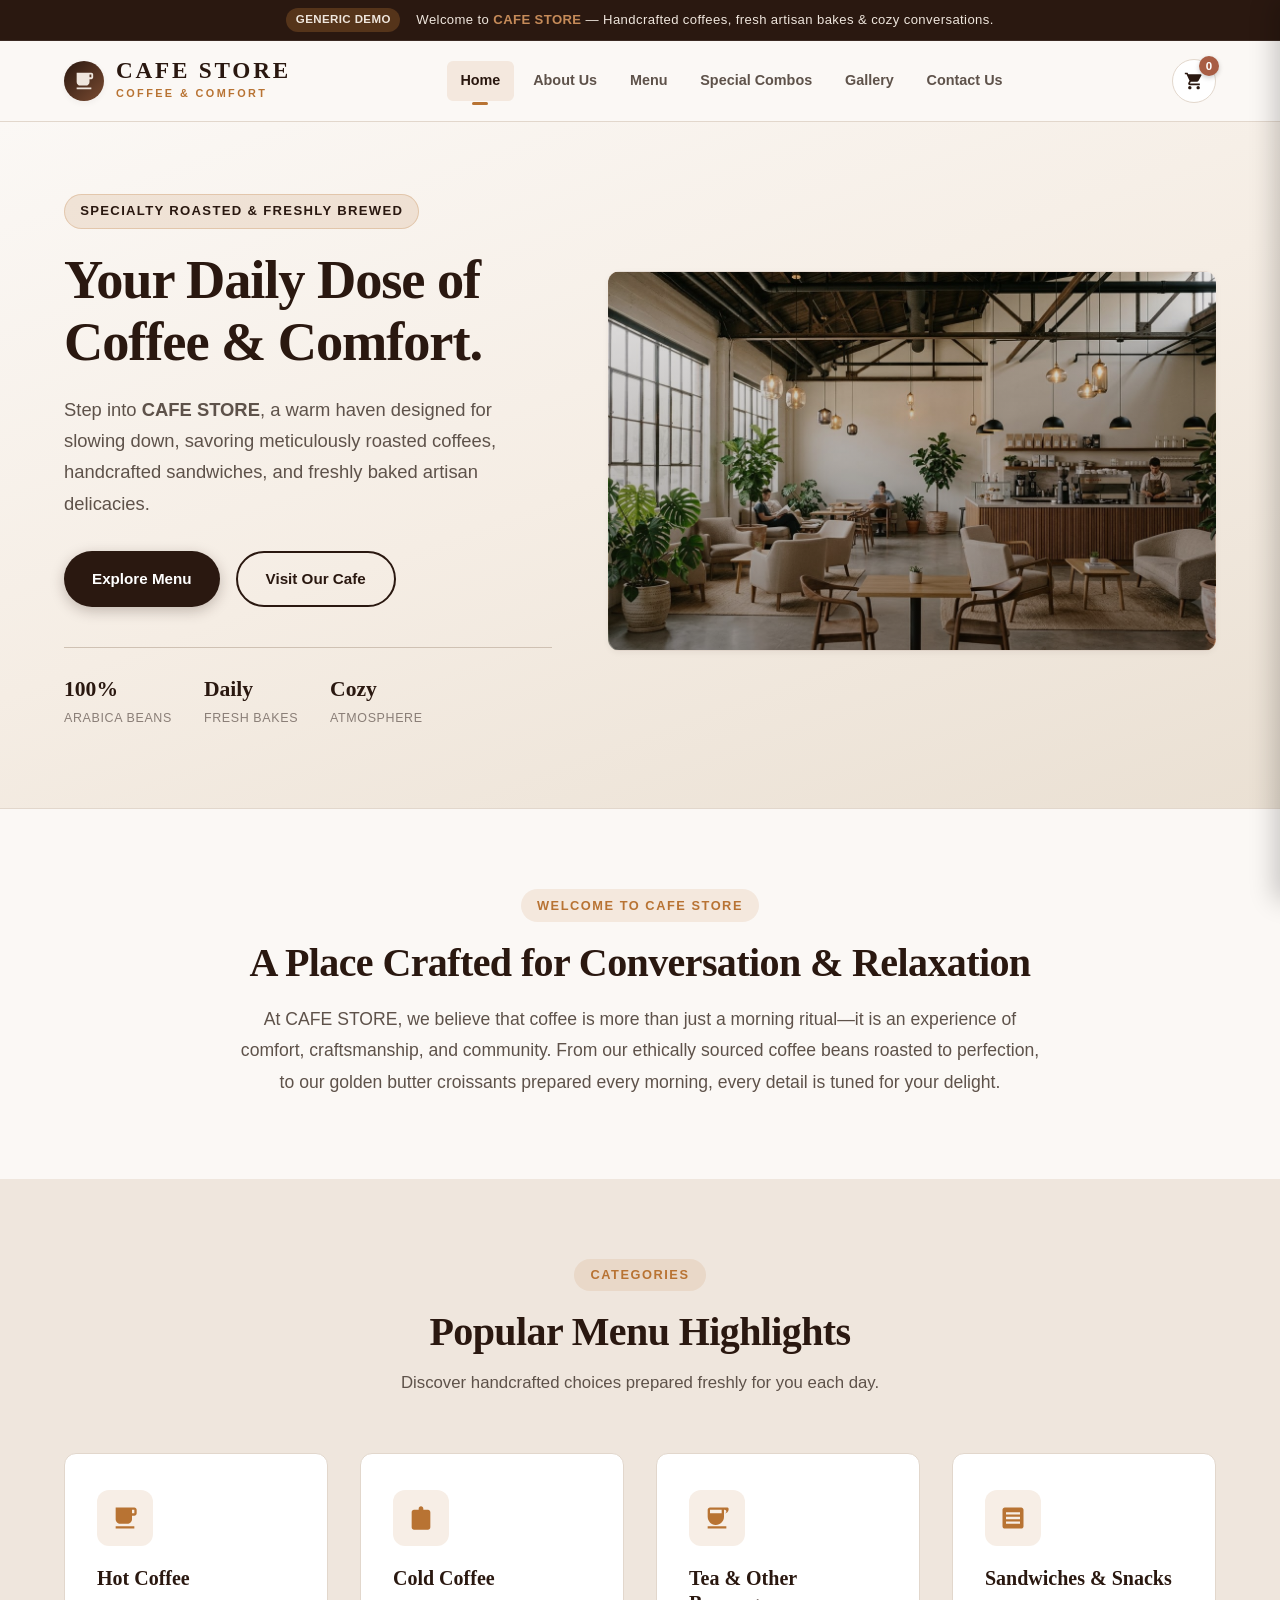
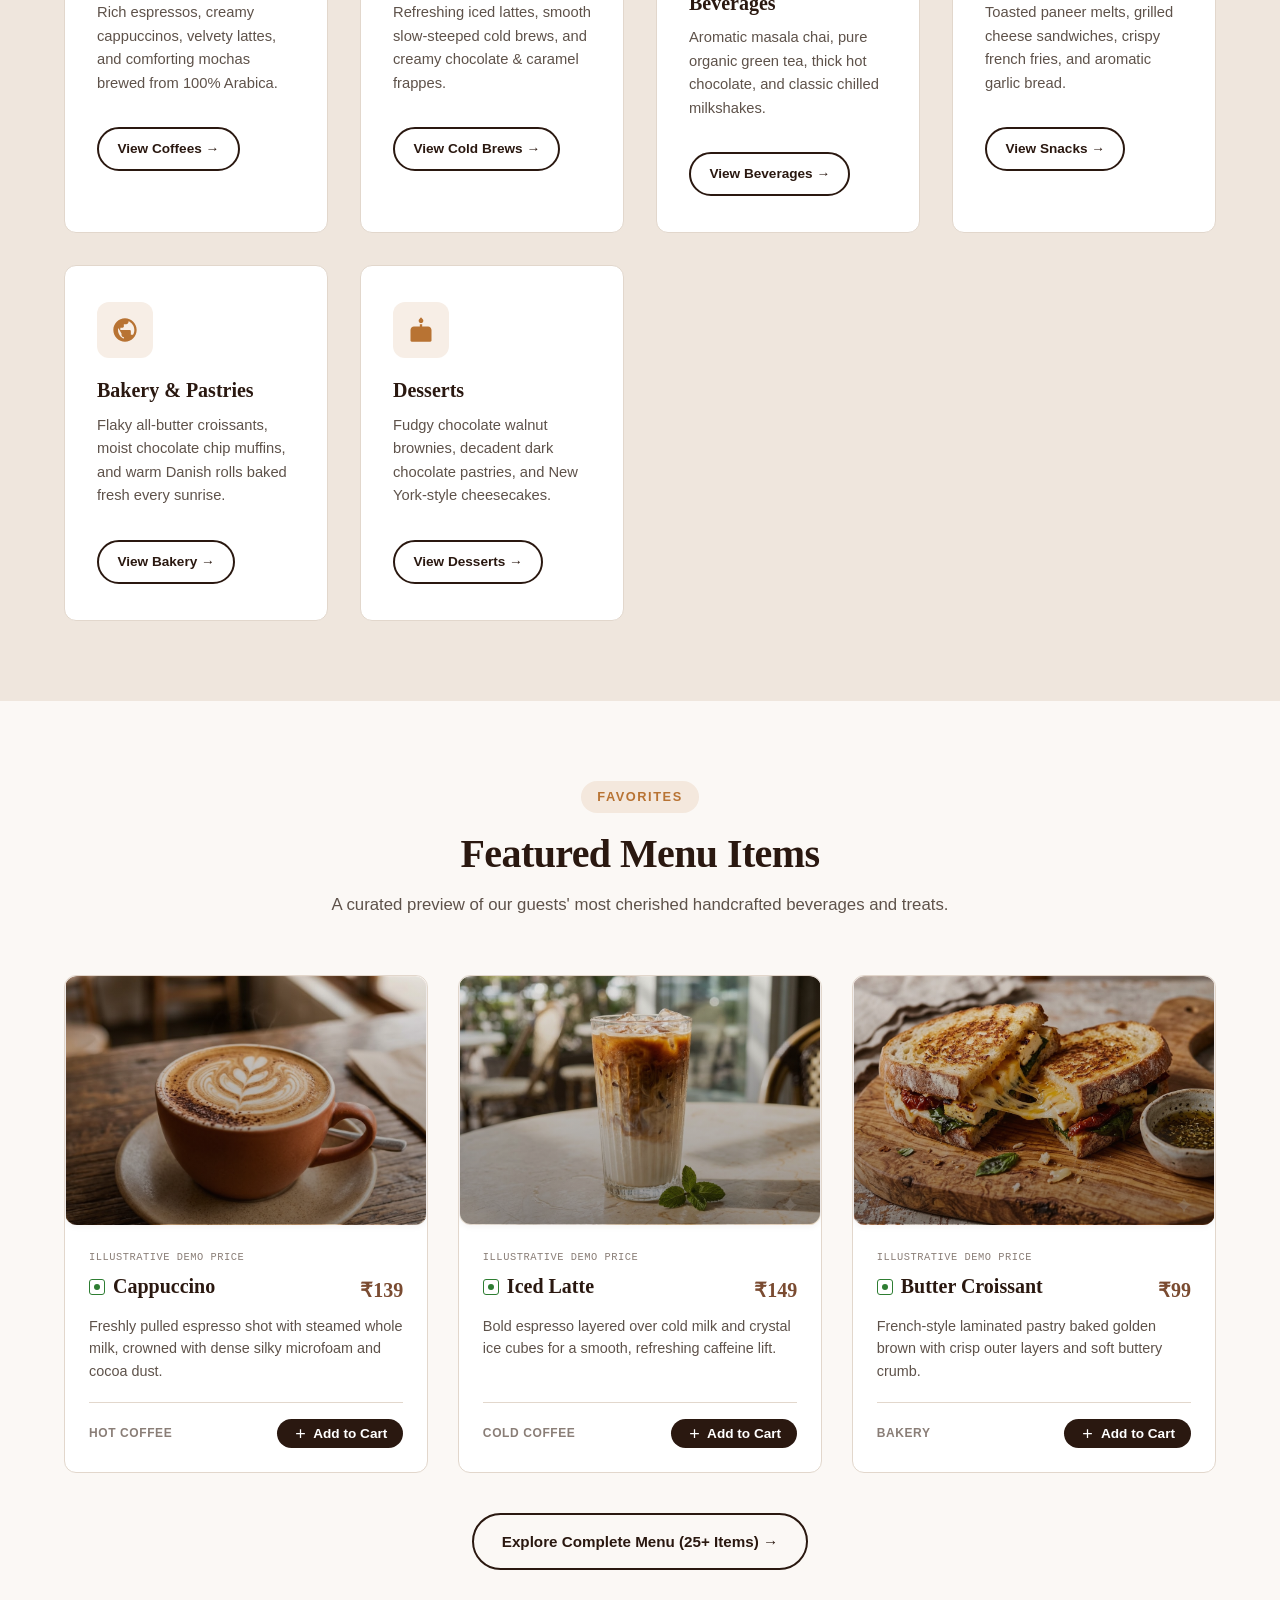
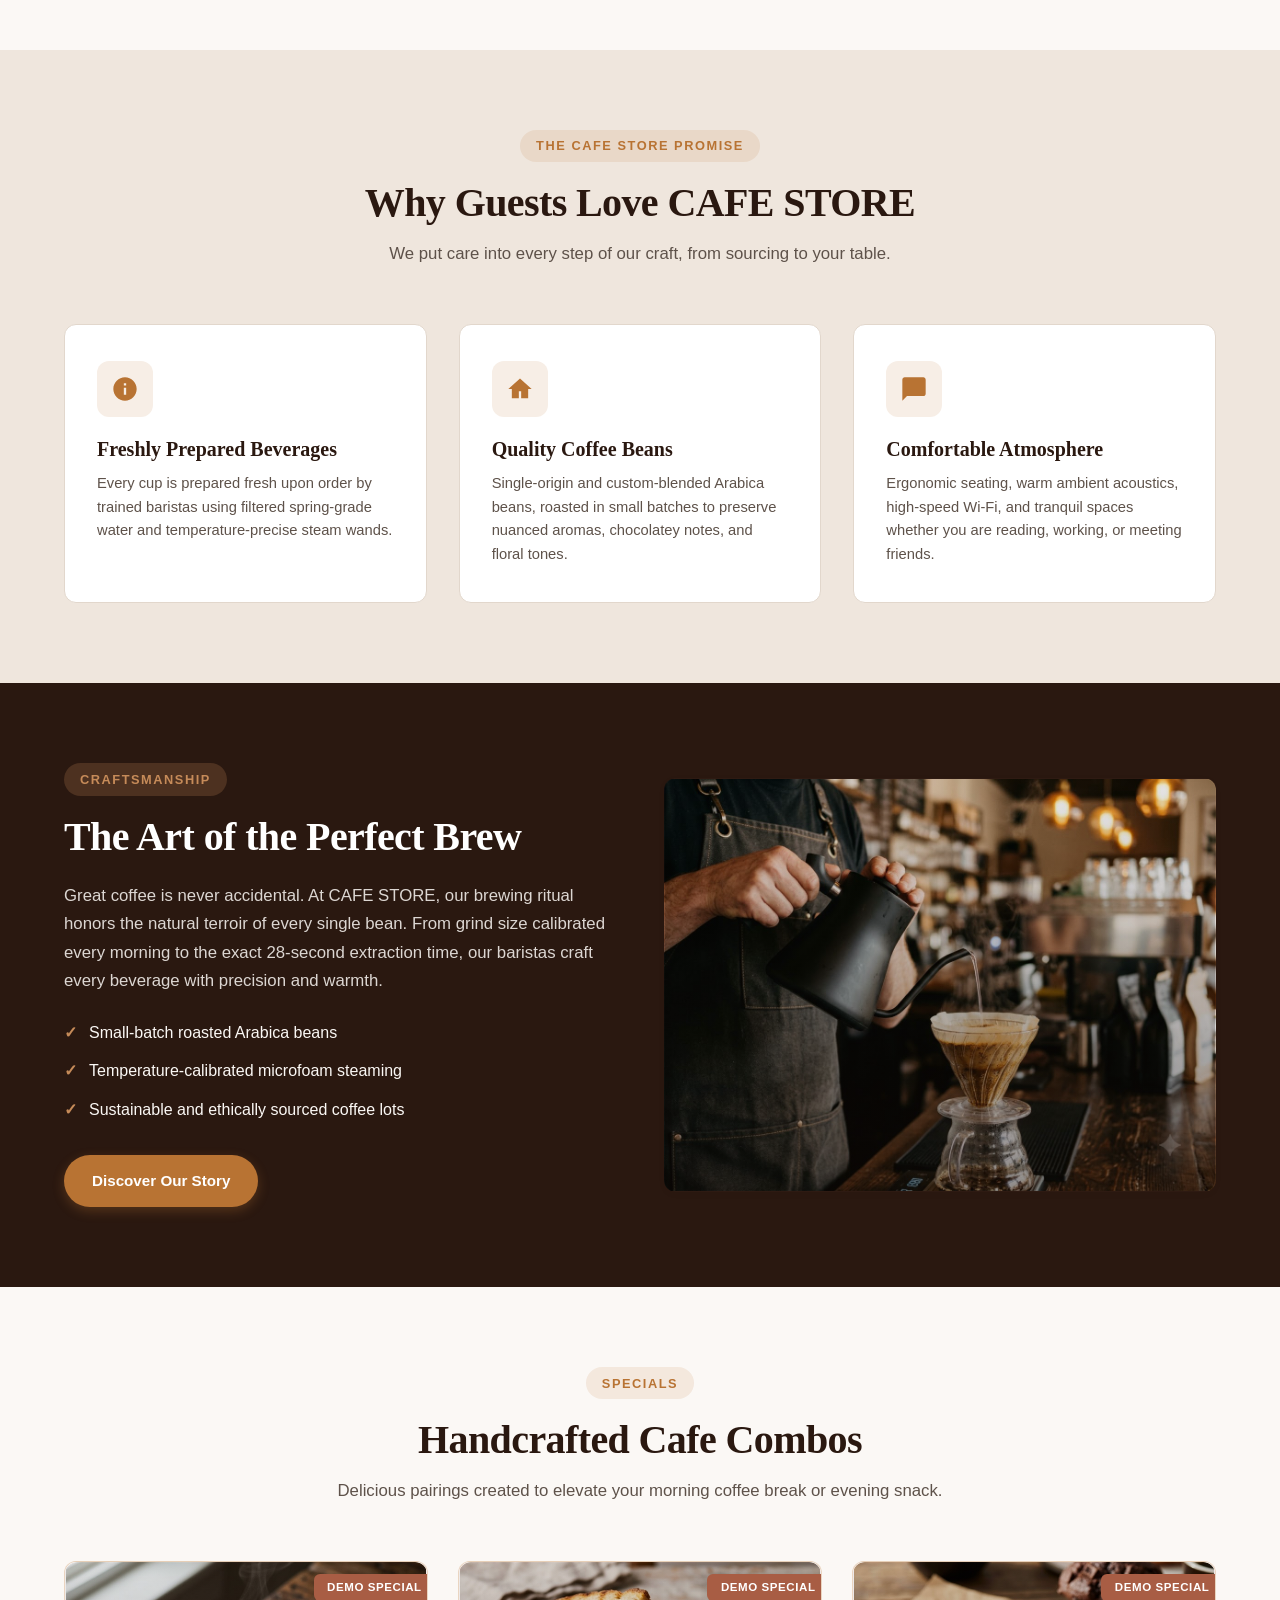
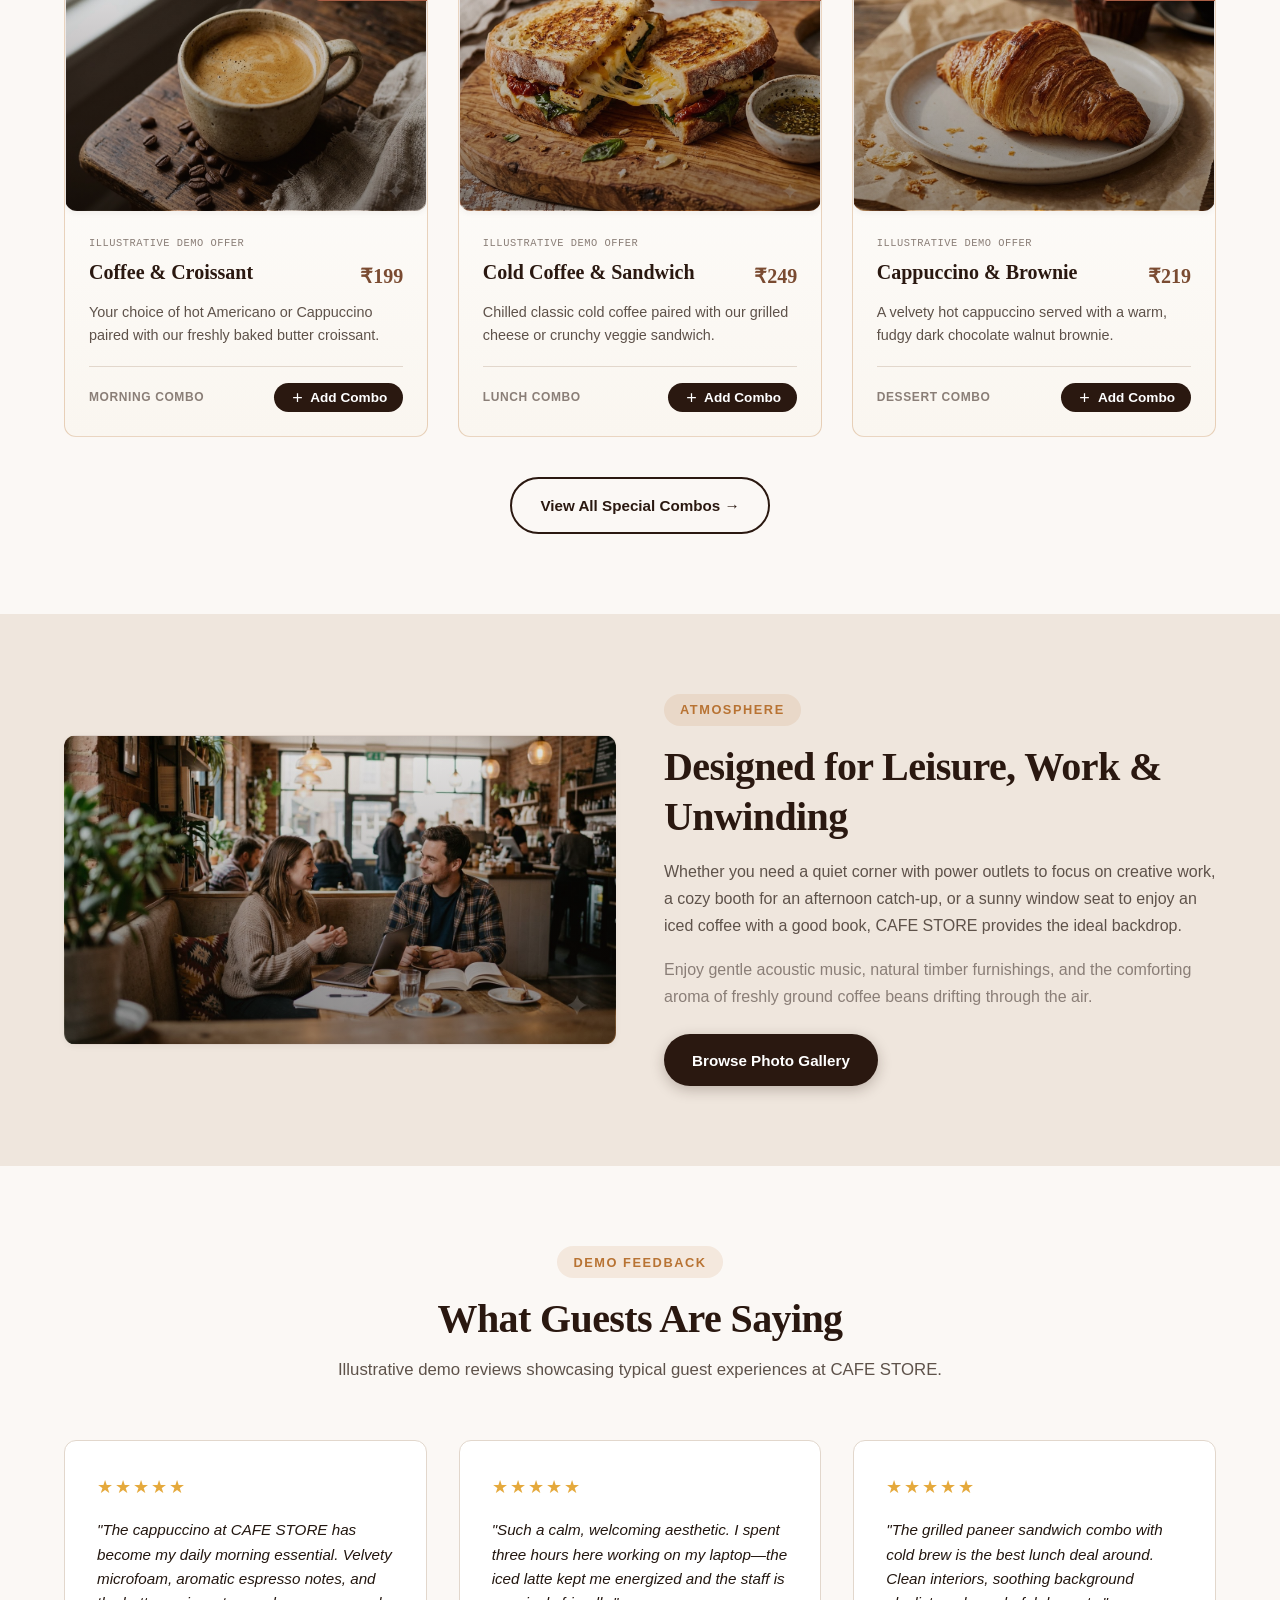
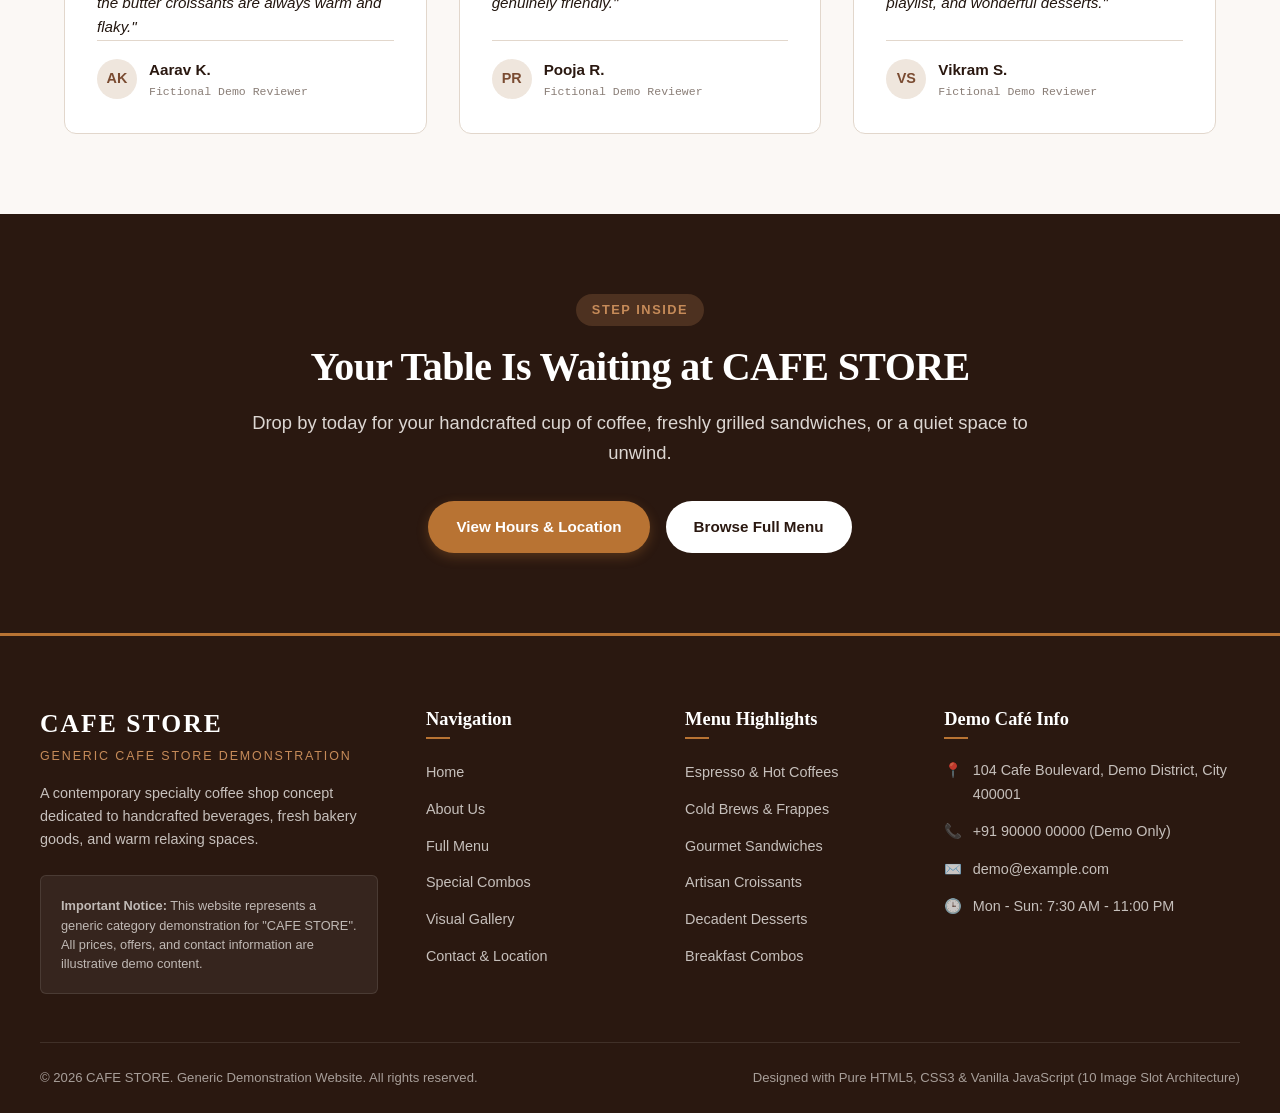
<file: index.html>
<!DOCTYPE html>
<html lang="en">
<head>
  <meta charset="UTF-8">
  <meta name="viewport" content="width=device-width, initial-scale=1.0">
  <meta name="description" content="Welcome to CAFE STORE - Your daily dose of coffee and comfort. Specialty coffee, sandwiches, bakery pastries, and cozy ambiance.">
  <title>CAFE STORE | Your Daily Dose of Coffee &amp; Comfort</title>
  <link rel="stylesheet" href="css/style.css">
</head>
<body>

  <!-- Top Announcement Bar -->
  <div class="announcement-bar">
    <span class="announcement-tag">Generic Demo</span>
    <span>Welcome to <strong>CAFE STORE</strong> — Handcrafted coffees, fresh artisan bakes &amp; cozy conversations.</span>
  </div>

  <!-- Header & Navigation -->
  <header class="site-header">
    <div class="container header-inner">
      <a href="index.html" class="brand-logo" aria-label="CAFE STORE Home">
        <div class="brand-icon">
          <svg viewBox="0 0 24 24"><path d="M20 3H4v10c0 2.21 1.79 4 4 4h6c2.21 0 4-1.79 4-4v-3h2c1.1 0 2-.9 2-2V5c0-1.1-.9-2-2-2zm0 5h-2V5h2v3zM4 19h16v2H4z"/></svg>
        </div>
        <div class="brand-text">
          <span class="brand-title">CAFE STORE</span>
          <span class="brand-tagline">Coffee &amp; Comfort</span>
        </div>
      </a>

      <!-- Primary Desktop / Mobile Navigation -->
      <nav class="main-nav" id="mainNav" aria-label="Main Navigation">
        <a href="index.html" class="nav-link active">Home</a>
        <a href="about.html" class="nav-link">About Us</a>
        <a href="menu.html" class="nav-link">Menu</a>
       
        <a href="combos.html" class="nav-link">Special Combos</a>
        <a href="gallery.html" class="nav-link">Gallery</a>
        <a href="contact.html" class="nav-link">Contact Us</a>
      </nav>

      <!-- Header Cart & Mobile Toggle -->
      <div class="header-actions">
        <button class="cart-trigger-btn" id="cartTrigger" aria-label="Open Cart Drawer">
          <svg width="20" height="20" viewBox="0 0 24 24" fill="currentColor">
            <path d="M7 18c-1.1 0-1.99.9-1.99 2S5.9 22 7 22s2-.9 2-2-.9-2-2-2zM1 2v2h2l3.6 7.59-1.35 2.45c-.16.28-.25.61-.25.96 0 1.1.9 2 2 2h12v-2H7.42c-.14 0-.25-.11-.25-.25l.03-.12.9-1.63h7.45c.75 0 1.41-.41 1.75-1.03l3.58-6.49c.08-.14.12-.31.12-.48 0-.55-.45-1-1-1H5.21l-.94-2H1zm16 16c-1.1 0-1.99.9-1.99 2s.89 2 1.99 2 2-.9 2-2-.9-2-2-2z"/>
          </svg>
          <span class="cart-badge" id="cartCountBadge">0</span>
        </button>

        <button class="mobile-nav-toggle" id="mobileNavToggle" aria-label="Toggle navigation menu">
          <span></span>
          <span></span>
          <span></span>
        </button>
      </div>
    </div>
  </header>

  <main>
    <!-- Page 1: Hero Section -->
    <section class="home-hero">
      <div class="container home-hero-grid">
        <div class="home-hero-content">
          <span class="home-hero-tag">Specialty Roasted &amp; Freshly Brewed</span>
          <h1 class="home-hero-title">Your Daily Dose of Coffee &amp; Comfort.</h1>
          <p class="home-hero-text">
            Step into <strong>CAFE STORE</strong>, a warm haven designed for slowing down, savoring meticulously roasted coffees, handcrafted sandwiches, and freshly baked artisan delicacies.
          </p>
          <div class="home-hero-cta">
            <a href="menu.html" class="btn btn-primary">Explore Menu</a>
            <a href="contact.html" class="btn btn-secondary">Visit Our Cafe</a>
          </div>
          <div class="hero-highlights">
            <div class="hero-stat">
              <span class="hero-stat-num">100%</span>
              <span class="hero-stat-label">Arabica Beans</span>
            </div>
            <div class="hero-stat">
              <span class="hero-stat-num">Daily</span>
              <span class="hero-stat-label">Fresh Bakes</span>
            </div>
            <div class="hero-stat">
              <span class="hero-stat-num">Cozy</span>
              <span class="hero-stat-label">Atmosphere</span>
            </div>
          </div>
        </div>

        <div class="home-hero-media">
          <!-- Planned Image Slot 1: cafe-interior (Reused) -->
          <div class="img-placeholder-slot img-slot-cafe-interior ratio-hero">
            <span class="placeholder-badge">Slot 1: cafe-interior</span>
            <div class="placeholder-content">
              <div class="placeholder-icon">
                <svg viewBox="0 0 24 24"><path d="M12 3L2 12h3v8h6v-6h2v6h6v-8h3L12 3z"/></svg>
              </div>
              <h3 class="placeholder-title">Warm Café Ambience</h3>
              <p class="placeholder-hint">/* cafe-interior.jpg - Google Flow Slot */</p>
            </div>
          </div>
        </div>
      </div>
    </section>

    <!-- Short Introduction Section -->
    <section class="section">
      <div class="container container-narrow text-center" style="text-align: center;">
        <span class="section-badge">Welcome to CAFE STORE</span>
        <h2>A Place Crafted for Conversation &amp; Relaxation</h2>
        <p style="font-size: 1.1rem; line-height: 1.8; margin-top: 1rem;">
          At CAFE STORE, we believe that coffee is more than just a morning ritual—it is an experience of comfort, craftsmanship, and community. From our ethically sourced coffee beans roasted to perfection, to our golden butter croissants prepared every morning, every detail is tuned for your delight.
        </p>
      </div>
    </section>

    <!-- Popular Menu Categories -->
    <section class="section section-alt">
      <div class="container">
        <div class="section-header">
          <span class="section-badge">Categories</span>
          <h2>Popular Menu Highlights</h2>
          <p class="section-subtitle">Discover handcrafted choices prepared freshly for you each day.</p>
        </div>

        <div class="feature-grid">
          <!-- Hot Coffee -->
          <div class="feature-card">
            <div class="feature-icon-wrapper">
              <svg viewBox="0 0 24 24"><path d="M20 3H4v10c0 2.21 1.79 4 4 4h6c2.21 0 4-1.79 4-4v-3h2c1.1 0 2-.9 2-2V5c0-1.1-.9-2-2-2zm0 5h-2V5h2v3zM4 19h16v2H4z"/></svg>
            </div>
            <h3 class="feature-title">Hot Coffee</h3>
            <p class="feature-desc">Rich espressos, creamy cappuccinos, velvety lattes, and comforting mochas brewed from 100% Arabica.</p>
            <a href="coffee.html" class="btn btn-sm btn-secondary" style="margin-top: 1rem;">View Coffees &rarr;</a>
          </div>

          <!-- Cold Coffee -->
          <div class="feature-card">
            <div class="feature-icon-wrapper">
              <svg viewBox="0 0 24 24"><path d="M12 2c1.1 0 2 .9 2 2v1h4c1.1 0 2 .9 2 2v13c0 1.1-.9 2-2 2H6c-1.1 0-2-.9-2-2V7c0-1.1.9-2 2-2h4V4c0-1.1.9-2 2-2z"/></svg>
            </div>
            <h3 class="feature-title">Cold Coffee</h3>
            <p class="feature-desc">Refreshing iced lattes, smooth slow-steeped cold brews, and creamy chocolate &amp; caramel frappes.</p>
            <a href="coffee.html" class="btn btn-sm btn-secondary" style="margin-top: 1rem;">View Cold Brews &rarr;</a>
          </div>

          <!-- Tea & Others -->
          <div class="feature-card">
            <div class="feature-icon-wrapper">
              <svg viewBox="0 0 24 24"><path d="M18.5 3H6c-1.1 0-2 .9-2 2v5.71c0 3.83 2.95 7.18 6.78 7.29 3.96.12 7.22-3.06 7.22-7V8h.5c1.93 0 3.5-1.57 3.5-3.5S20.43 3 18.5 3zM16 5v3H6V5h10zm2.5 3H18V5h.5c.83 0 1.5.67 1.5 1.5S19.33 8 18.5 8zM4 19h16v2H4z"/></svg>
            </div>
            <h3 class="feature-title">Tea &amp; Other Beverages</h3>
            <p class="feature-desc">Aromatic masala chai, pure organic green tea, thick hot chocolate, and classic chilled milkshakes.</p>
            <a href="coffee.html" class="btn btn-sm btn-secondary" style="margin-top: 1rem;">View Beverages &rarr;</a>
          </div>

          <!-- Sandwiches & Snacks -->
          <div class="feature-card">
            <div class="feature-icon-wrapper">
              <svg viewBox="0 0 24 24"><path d="M19 3H5c-1.1 0-2 .9-2 2v14c0 1.1.9 2 2 2h14c1.1 0 2-.9 2-2V5c0-1.1-.9-2-2-2zm-1 14H6v-2h12v2zm0-4H6v-2h12v2zm0-4H6V7h12v2z"/></svg>
            </div>
            <h3 class="feature-title">Sandwiches &amp; Snacks</h3>
            <p class="feature-desc">Toasted paneer melts, grilled cheese sandwiches, crispy french fries, and aromatic garlic bread.</p>
            <a href="food.html" class="btn btn-sm btn-secondary" style="margin-top: 1rem;">View Snacks &rarr;</a>
          </div>

          <!-- Bakery Items -->
          <div class="feature-card">
            <div class="feature-icon-wrapper">
              <svg viewBox="0 0 24 24"><path d="M12 2C6.48 2 2 6.48 2 12s4.48 10 10 10 10-4.48 10-10S17.52 2 12 2zm1 17.93c-3.95-.49-7-3.85-7-7.93 0-.62.08-1.21.21-1.79L9 15v1c0 1.1.9 2 2 2v1.93zm6.9-2.54c-.26-.81-1-1.39-1.9-1.39h-1v-3c0-.55-.45-1-1-1H8v-2h2c.55 0 1-.45 1-1V7h2c1.1 0 2-.9 2-2v-.41c2.93 1.19 5 4.06 5 7.41 0 2.08-.8 3.97-2.1 5.39z"/></svg>
            </div>
            <h3 class="feature-title">Bakery &amp; Pastries</h3>
            <p class="feature-desc">Flaky all-butter croissants, moist chocolate chip muffins, and warm Danish rolls baked fresh every sunrise.</p>
            <a href="food.html" class="btn btn-sm btn-secondary" style="margin-top: 1rem;">View Bakery &rarr;</a>
          </div>

          <!-- Desserts -->
          <div class="feature-card">
            <div class="feature-icon-wrapper">
              <svg viewBox="0 0 24 24"><path d="M12 6c1.11 0 2-.9 2-2 0-.38-.1-.73-.29-1.03L12 1.12l-1.71 1.85c-.19.3-.29.65-.29 1.03 0 1.1.9 2 2 2zm6 3h-5V7h-2v2H6c-1.66 0-3 1.34-3 3v9c0 .55.45 1 1 1h16c.55 0 1-.45 1-1v-9c0-1.66-1.34-3-3-3z"/></svg>
            </div>
            <h3 class="feature-title">Desserts</h3>
            <p class="feature-desc">Fudgy chocolate walnut brownies, decadent dark chocolate pastries, and New York-style cheesecakes.</p>
            <a href="food.html" class="btn btn-sm btn-secondary" style="margin-top: 1rem;">View Desserts &rarr;</a>
          </div>
        </div>
      </div>
    </section>

    <!-- Featured Menu Items (Using Reusable Image Placeholders) -->
    <section class="section">
      <div class="container">
        <div class="section-header">
          <span class="section-badge">Favorites</span>
          <h2>Featured Menu Items</h2>
          <p class="section-subtitle">A curated preview of our guests' most cherished handcrafted beverages and treats.</p>
        </div>

        <div class="menu-grid">
          <!-- Item 1: Cappuccino -->
          <div class="menu-card">
            <!-- Planned Image Slot 5: cappuccino (Reused) -->
            <div class="img-placeholder-slot img-slot-cappuccino ratio-card">
              <span class="placeholder-badge">Slot 5: cappuccino</span>
              <div class="placeholder-content">
                <div class="placeholder-icon"><svg viewBox="0 0 24 24"><path d="M20 3H4v10c0 2.21 1.79 4 4 4h6c2.21 0 4-1.79 4-4v-3h2c1.1 0 2-.9 2-2V5c0-1.1-.9-2-2-2zm0 5h-2V5h2v3zM4 19h16v2H4z"/></svg></div>
                <div class="placeholder-title">Classic Cappuccino</div>
                <div class="placeholder-hint">/* cappuccino.jpg */</div>
              </div>
            </div>
            <div class="menu-card-body">
              <span class="demo-tag">Illustrative Demo Price</span>
              <div class="menu-card-header">
                <h3 class="menu-item-name"><span class="veg-badge" title="Vegetarian"></span> Cappuccino</h3>
                <span class="menu-item-price">₹139</span>
              </div>
              <p class="menu-item-desc">Freshly pulled espresso shot with steamed whole milk, crowned with dense silky microfoam and cocoa dust.</p>
              <div class="menu-card-footer">
                <span class="category-tag">Hot Coffee</span>
                <button class="btn-add-cart" data-id="cappuccino-feat" data-name="Cappuccino" data-price="139">
                  <svg viewBox="0 0 24 24"><path d="M19 13h-6v6h-2v-6H5v-2h6V5h2v6h6v2z"/></svg> Add to Cart
                </button>
              </div>
            </div>
          </div>

          <!-- Item 2: Iced Latte -->
          <div class="menu-card">
            <!-- Planned Image Slot 6: iced-coffee (Reused) -->
            <div class="img-placeholder-slot img-slot-iced-coffee ratio-card">
              <span class="placeholder-badge">Slot 6: iced-coffee</span>
              <div class="placeholder-content">
                <div class="placeholder-icon"><svg viewBox="0 0 24 24"><path d="M12 2c1.1 0 2 .9 2 2v1h4c1.1 0 2 .9 2 2v13c0 1.1-.9 2-2 2H6c-1.1 0-2-.9-2-2V7c0-1.1.9-2 2-2h4V4c0-1.1.9-2 2-2z"/></svg></div>
                <div class="placeholder-title">Iced Latte</div>
                <div class="placeholder-hint">/* iced-coffee.jpg */</div>
              </div>
            </div>
            <div class="menu-card-body">
              <span class="demo-tag">Illustrative Demo Price</span>
              <div class="menu-card-header">
                <h3 class="menu-item-name"><span class="veg-badge" title="Vegetarian"></span> Iced Latte</h3>
                <span class="menu-item-price">₹149</span>
              </div>
              <p class="menu-item-desc">Bold espresso layered over cold milk and crystal ice cubes for a smooth, refreshing caffeine lift.</p>
              <div class="menu-card-footer">
                <span class="category-tag">Cold Coffee</span>
                <button class="btn-add-cart" data-id="iced-latte-feat" data-name="Iced Latte" data-price="149">
                  <svg viewBox="0 0 24 24"><path d="M19 13h-6v6h-2v-6H5v-2h6V5h2v6h6v2z"/></svg> Add to Cart
                </button>
              </div>
            </div>
          </div>

          <!-- Item 3: Butter Croissant -->
          <div class="menu-card">
            <!-- Planned Image Slot 8: bakery-items (Reused) -->
            <div class="img-placeholder-slot img-slot-bakery-items ratio-card">
              <span class="placeholder-badge">Slot 8: bakery-items</span>
              <div class="placeholder-content">
                <div class="placeholder-icon"><svg viewBox="0 0 24 24"><path d="M12 2C6.48 2 2 6.48 2 12s4.48 10 10 10 10-4.48 10-10S17.52 2 12 2z"/></svg></div>
                <div class="placeholder-title">Butter Croissant</div>
                <div class="placeholder-hint">/* bakery-items.jpg */</div>
              </div>
            </div>
            <div class="menu-card-body">
              <span class="demo-tag">Illustrative Demo Price</span>
              <div class="menu-card-header">
                <h3 class="menu-item-name"><span class="veg-badge" title="Vegetarian"></span> Butter Croissant</h3>
                <span class="menu-item-price">₹99</span>
              </div>
              <p class="menu-item-desc">French-style laminated pastry baked golden brown with crisp outer layers and soft buttery crumb.</p>
              <div class="menu-card-footer">
                <span class="category-tag">Bakery</span>
                <button class="btn-add-cart" data-id="croissant-feat" data-name="Butter Croissant" data-price="99">
                  <svg viewBox="0 0 24 24"><path d="M19 13h-6v6h-2v-6H5v-2h6V5h2v6h6v2z"/></svg> Add to Cart
                </button>
              </div>
            </div>
          </div>
        </div>

        <div style="text-align: center; margin-top: 2.5rem;">
          <a href="menu.html" class="btn btn-secondary">Explore Complete Menu (25+ Items) &rarr;</a>
        </div>
      </div>
    </section>

    <!-- Why Choose Us Section -->
    <section class="section section-alt">
      <div class="container">
        <div class="section-header">
          <span class="section-badge">The Cafe Store Promise</span>
          <h2>Why Guests Love CAFE STORE</h2>
          <p class="section-subtitle">We put care into every step of our craft, from sourcing to your table.</p>
        </div>

        <div class="feature-grid">
          <div class="feature-card">
            <div class="feature-icon-wrapper">
              <svg viewBox="0 0 24 24"><path d="M12 2C6.5 2 2 6.5 2 12s4.5 10 10 10 10-4.5 10-10S17.5 2 12 2zm1 15h-2v-6h2v6zm0-8h-2V7h2v2z"/></svg>
            </div>
            <h3 class="feature-title">Freshly Prepared Beverages</h3>
            <p class="feature-desc">Every cup is prepared fresh upon order by trained baristas using filtered spring-grade water and temperature-precise steam wands.</p>
          </div>

          <div class="feature-card">
            <div class="feature-icon-wrapper">
              <svg viewBox="0 0 24 24"><path d="M12 3L2 12h3v8h6v-6h2v6h6v-8h3L12 3z"/></svg>
            </div>
            <h3 class="feature-title">Quality Coffee Beans</h3>
            <p class="feature-desc">Single-origin and custom-blended Arabica beans, roasted in small batches to preserve nuanced aromas, chocolatey notes, and floral tones.</p>
          </div>

          <div class="feature-card">
            <div class="feature-icon-wrapper">
              <svg viewBox="0 0 24 24"><path d="M20 2H4c-1.1 0-2 .9-2 2v18l4-4h14c1.1 0 2-.9 2-2V4c0-1.1-.9-2-2-2z"/></svg>
            </div>
            <h3 class="feature-title">Comfortable Atmosphere</h3>
            <p class="feature-desc">Ergonomic seating, warm ambient acoustics, high-speed Wi-Fi, and tranquil spaces whether you are reading, working, or meeting friends.</p>
          </div>

         
        </div>
      </div>
    </section>

    <!-- Coffee Experience & Barista Section -->
    <section class="section section-dark">
      <div class="container">
        <div style="display: grid; grid-template-columns: repeat(auto-fit, minmax(300px, 1fr)); gap: 3rem; align-items: center;">
          <div>
            <span class="section-badge">Craftsmanship</span>
            <h2>The Art of the Perfect Brew</h2>
            <p style="margin: 1.25rem 0 1.5rem; font-size: 1.05rem; line-height: 1.7;">
              Great coffee is never accidental. At CAFE STORE, our brewing ritual honors the natural terroir of every single bean. From grind size calibrated every morning to the exact 28-second extraction time, our baristas craft every beverage with precision and warmth.
            </p>
            <ul style="list-style: none; display: flex; flex-direction: column; gap: 0.75rem; margin-bottom: 2rem;">
              <li style="display: flex; align-items: center; gap: 0.75rem;">
                <span style="color: var(--color-warm-caramel); font-weight: 700;">✓</span> Small-batch roasted Arabica beans
              </li>
              <li style="display: flex; align-items: center; gap: 0.75rem;">
                <span style="color: var(--color-warm-caramel); font-weight: 700;">✓</span> Temperature-calibrated microfoam steaming
              </li>
              <li style="display: flex; align-items: center; gap: 0.75rem;">
                <span style="color: var(--color-warm-caramel); font-weight: 700;">✓</span> Sustainable and ethically sourced coffee lots
              </li>
            </ul>
            <a href="about.html" class="btn btn-accent">Discover Our Story</a>
          </div>

          <!-- Planned Image Slot 3: barista-coffee (Reused) -->
          <div class="img-placeholder-slot img-slot-barista-coffee ratio-4x3">
            <span class="placeholder-badge">Slot 3: barista-coffee</span>
            <div class="placeholder-content">
              <div class="placeholder-icon">
                <svg viewBox="0 0 24 24"><path d="M12 3v10.55c-.59-.34-1.27-.55-2-.55-2.21 0-4 1.79-4 4s1.79 4 4 4 4-1.79 4-4V7h4V3h-6z"/></svg>
              </div>
              <h3 class="placeholder-title">Barista at Work</h3>
              <p class="placeholder-hint">/* barista-coffee.jpg - Google Flow Slot */</p>
            </div>
          </div>
        </div>
      </div>
    </section>

    <!-- Special Combos Feature Section -->
    <section class="section">
      <div class="container">
        <div class="section-header">
          <span class="section-badge">Specials</span>
          <h2>Handcrafted Cafe Combos</h2>
          <p class="section-subtitle">Delicious pairings created to elevate your morning coffee break or evening snack.</p>
        </div>

        <div class="menu-grid">
          <!-- Combo 1 -->
          <div class="menu-card combo-card">
            <span class="combo-ribbon">Demo Special</span>
            <!-- Planned Image Slot 2: coffee-cup (Reused) -->
            <div class="img-placeholder-slot img-slot-coffee-cup ratio-card">
              <span class="placeholder-badge">Slot 2: coffee-cup</span>
              <div class="placeholder-content">
                <div class="placeholder-icon"><svg viewBox="0 0 24 24"><path d="M20 3H4v10c0 2.21 1.79 4 4 4h6c2.21 0 4-1.79 4-4v-3h2c1.1 0 2-.9 2-2V5c0-1.1-.9-2-2-2zm0 5h-2V5h2v3zM4 19h16v2H4z"/></svg></div>
                <div class="placeholder-title">Coffee &amp; Croissant</div>
                <div class="placeholder-hint">/* coffee-cup.jpg */</div>
              </div>
            </div>
            <div class="menu-card-body">
              <span class="demo-tag">Illustrative Demo Offer</span>
              <div class="menu-card-header">
                <h3 class="menu-item-name">Coffee &amp; Croissant</h3>
                <span class="menu-item-price">₹199</span>
              </div>
              <p class="menu-item-desc">Your choice of hot Americano or Cappuccino paired with our freshly baked butter croissant.</p>
              <div class="menu-card-footer">
                <span class="category-tag">Morning Combo</span>
                <button class="btn-add-cart" data-id="combo-croissant-home" data-name="Coffee & Croissant Combo" data-price="199">
                  <svg viewBox="0 0 24 24"><path d="M19 13h-6v6h-2v-6H5v-2h6V5h2v6h6v2z"/></svg> Add Combo
                </button>
              </div>
            </div>
          </div>

          <!-- Combo 2 -->
          <div class="menu-card combo-card">
            <span class="combo-ribbon">Demo Special</span>
            <!-- Planned Image Slot 7: sandwich (Reused) -->
            <div class="img-placeholder-slot img-slot-sandwich ratio-card">
              <span class="placeholder-badge">Slot 7: sandwich</span>
              <div class="placeholder-content">
                <div class="placeholder-icon"><svg viewBox="0 0 24 24"><path d="M19 3H5c-1.1 0-2 .9-2 2v14c0 1.1.9 2 2 2h14c1.1 0 2-.9 2-2V5c0-1.1-.9-2-2-2z"/></svg></div>
                <div class="placeholder-title">Cold Coffee &amp; Sandwich</div>
                <div class="placeholder-hint">/* sandwich.jpg */</div>
              </div>
            </div>
            <div class="menu-card-body">
              <span class="demo-tag">Illustrative Demo Offer</span>
              <div class="menu-card-header">
                <h3 class="menu-item-name">Cold Coffee &amp; Sandwich</h3>
                <span class="menu-item-price">₹249</span>
              </div>
              <p class="menu-item-desc">Chilled classic cold coffee paired with our grilled cheese or crunchy veggie sandwich.</p>
              <div class="menu-card-footer">
                <span class="category-tag">Lunch Combo</span>
                <button class="btn-add-cart" data-id="combo-sandwich-home" data-name="Cold Coffee & Sandwich Combo" data-price="249">
                  <svg viewBox="0 0 24 24"><path d="M19 13h-6v6h-2v-6H5v-2h6V5h2v6h6v2z"/></svg> Add Combo
                </button>
              </div>
            </div>
          </div>

          <!-- Combo 3 -->
          <div class="menu-card combo-card">
            <span class="combo-ribbon">Demo Special</span>
            <!-- Planned Image Slot 9: desserts (Reused) -->
            <div class="img-placeholder-slot img-slot-desserts ratio-card">
              <span class="placeholder-badge">Slot 9: desserts</span>
              <div class="placeholder-content">
                <div class="placeholder-icon"><svg viewBox="0 0 24 24"><path d="M12 6c1.11 0 2-.9 2-2 0-.38-.1-.73-.29-1.03L12 1.12l-1.71 1.85c-.19.3-.29.65-.29 1.03 0 1.1.9 2 2 2z"/></svg></div>
                <div class="placeholder-title">Cappuccino &amp; Brownie</div>
                <div class="placeholder-hint">/* desserts.jpg */</div>
              </div>
            </div>
            <div class="menu-card-body">
              <span class="demo-tag">Illustrative Demo Offer</span>
              <div class="menu-card-header">
                <h3 class="menu-item-name">Cappuccino &amp; Brownie</h3>
                <span class="menu-item-price">₹219</span>
              </div>
              <p class="menu-item-desc">A velvety hot cappuccino served with a warm, fudgy dark chocolate walnut brownie.</p>
              <div class="menu-card-footer">
                <span class="category-tag">Dessert Combo</span>
                <button class="btn-add-cart" data-id="combo-brownie-home" data-name="Cappuccino & Brownie Combo" data-price="219">
                  <svg viewBox="0 0 24 24"><path d="M19 13h-6v6h-2v-6H5v-2h6V5h2v6h6v2z"/></svg> Add Combo
                </button>
              </div>
            </div>
          </div>
        </div>

        <div style="text-align: center; margin-top: 2.5rem;">
          <a href="combos.html" class="btn btn-secondary">View All Special Combos &rarr;</a>
        </div>
      </div>
    </section>

    <!-- Cafe Atmosphere Section -->
    <section class="section section-alt">
      <div class="container">
        <div style="display: grid; grid-template-columns: repeat(auto-fit, minmax(320px, 1fr)); gap: 3rem; align-items: center;">
          <!-- Planned Image Slot 10: cafe-experience (Reused) -->
          <div class="img-placeholder-slot img-slot-cafe-experience ratio-16x9">
            <span class="placeholder-badge">Slot 10: cafe-experience</span>
            <div class="placeholder-content">
              <div class="placeholder-icon">
                <svg viewBox="0 0 24 24"><path d="M16 11c1.66 0 2.99-1.34 2.99-3S17.66 5 16 5c-1.66 0-3 1.34-3 3s1.34 3 3 3zm-8 0c1.66 0 2.99-1.34 2.99-3S9.66 5 8 5C6.34 5 5 6.34 5 8s1.34 3 3 3zm0 2c-2.33 0-7 1.17-7 3.5V19h14v-2.5c0-2.33-4.67-3.5-7-3.5zm8 0c-.29 0-.62.02-.97.05 1.16.84 1.97 1.97 1.97 3.45V19h6v-2.5c0-2.33-4.67-3.5-7-3.5z"/></svg>
              </div>
              <h3 class="placeholder-title">Seating &amp; Community</h3>
              <p class="placeholder-hint">/* cafe-experience.jpg - Google Flow Slot */</p>
            </div>
          </div>

          <div>
            <span class="section-badge">Atmosphere</span>
            <h2>Designed for Leisure, Work &amp; Unwinding</h2>
            <p style="margin: 1rem 0; line-height: 1.7;">
              Whether you need a quiet corner with power outlets to focus on creative work, a cozy booth for an afternoon catch-up, or a sunny window seat to enjoy an iced coffee with a good book, CAFE STORE provides the ideal backdrop.
            </p>
            <p style="line-height: 1.7; color: var(--text-muted);">
              Enjoy gentle acoustic music, natural timber furnishings, and the comforting aroma of freshly ground coffee beans drifting through the air.
            </p>
            <div style="margin-top: 1.5rem;">
              <a href="gallery.html" class="btn btn-primary">Browse Photo Gallery</a>
            </div>
          </div>
        </div>
      </div>
    </section>

    <!-- Customer Feedback Section (Clearly labeled fictional demo reviews) -->
    <section class="section">
      <div class="container">
        <div class="section-header">
          <span class="section-badge">Demo Feedback</span>
          <h2>What Guests Are Saying</h2>
          <p class="section-subtitle">Illustrative demo reviews showcasing typical guest experiences at CAFE STORE.</p>
        </div>

        <div class="review-grid">
          <div class="review-card">
            <div>
              <div class="review-stars">★★★★★</div>
              <p class="review-quote">"The cappuccino at CAFE STORE has become my daily morning essential. Velvety microfoam, aromatic espresso notes, and the butter croissants are always warm and flaky."</p>
            </div>
            <div class="review-author">
              <div class="review-avatar">AK</div>
              <div class="review-info">
                <span class="review-name">Aarav K.</span>
                <span class="review-label">Fictional Demo Reviewer</span>
              </div>
            </div>
          </div>

          <div class="review-card">
            <div>
              <div class="review-stars">★★★★★</div>
              <p class="review-quote">"Such a calm, welcoming aesthetic. I spent three hours here working on my laptop—the iced latte kept me energized and the staff is genuinely friendly."</p>
            </div>
            <div class="review-author">
              <div class="review-avatar">PR</div>
              <div class="review-info">
                <span class="review-name">Pooja R.</span>
                <span class="review-label">Fictional Demo Reviewer</span>
              </div>
            </div>
          </div>

          <div class="review-card">
            <div>
              <div class="review-stars">★★★★★</div>
              <p class="review-quote">"The grilled paneer sandwich combo with cold brew is the best lunch deal around. Clean interiors, soothing background playlist, and wonderful desserts."</p>
            </div>
            <div class="review-author">
              <div class="review-avatar">VS</div>
              <div class="review-info">
                <span class="review-name">Vikram S.</span>
                <span class="review-label">Fictional Demo Reviewer</span>
              </div>
            </div>
          </div>
        </div>
      </div>
    </section>

    <!-- Visit Us Call To Action -->
    <section class="section section-dark" style="text-align: center;">
      <div class="container container-narrow">
        <span class="section-badge">Step Inside</span>
        <h2>Your Table Is Waiting at CAFE STORE</h2>
        <p style="font-size: 1.15rem; margin: 1rem 0 2rem; color: rgba(251, 248, 245, 0.85);">
          Drop by today for your handcrafted cup of coffee, freshly grilled sandwiches, or a quiet space to unwind.
        </p>
        <div style="display: flex; justify-content: center; gap: 1rem; flex-wrap: wrap;">
          <a href="contact.html" class="btn btn-accent">View Hours &amp; Location</a>
          <a href="menu.html" class="btn btn-light">Browse Full Menu</a>
        </div>
      </div>
    </section>
  </main>

  <!-- Side Drawer Shopping Cart -->
  <div class="cart-overlay" id="cartOverlay"></div>
  <aside class="cart-drawer" id="cartDrawer" aria-label="Shopping Cart">
    <div class="cart-header">
      <h3 class="cart-title">
        <svg width="22" height="22" viewBox="0 0 24 24" fill="currentColor"><path d="M7 18c-1.1 0-1.99.9-1.99 2S5.9 22 7 22s2-.9 2-2-.9-2-2-2zM1 2v2h2l3.6 7.59-1.35 2.45c-.16.28-.25.61-.25.96 0 1.1.9 2 2 2h12v-2H7.42c-.14 0-.25-.11-.25-.25l.03-.12.9-1.63h7.45c.75 0 1.41-.41 1.75-1.03l3.58-6.49c.08-.14.12-.31.12-.48 0-.55-.45-1-1-1H5.21l-.94-2H1zm16 16c-1.1 0-1.99.9-1.99 2s.89 2 1.99 2 2-.9 2-2-.9-2-2-2z"/></svg>
        Demo Cafe Cart
      </h3>
      <button class="cart-close-btn" id="cartCloseBtn" aria-label="Close cart">&times;</button>
    </div>

    <div class="cart-items-body" id="cartItemsContainer">
      <!-- Items dynamically populated via js/script.js -->
    </div>

    <div class="cart-footer">
      <div class="cart-summary-row">
        <span>Subtotal</span>
        <span id="cartSubtotal">₹0</span>
      </div>
      <div class="cart-summary-row">
        <span>Taxes &amp; Service</span>
        <span>Included (Demo)</span>
      </div>
      <div class="cart-summary-total">
        <span>Total Demo Amount</span>
        <span id="cartTotal">₹0</span>
      </div>
      <button class="btn btn-primary" id="checkoutDemoBtn" style="width: 100%;">
        Proceed to Demo Checkout
      </button>
      <p class="checkout-demo-notice">
        * Generic category demo website. No actual orders or financial transactions occur.
      </p>
    </div>
  </aside>

  <!-- Global Footer -->
  <footer class="site-footer">
    <div class="container footer-top">
      <div class="footer-grid">
        <div>
          <h3 class="footer-brand-title">CAFE STORE</h3>
          <span class="footer-brand-sub">Generic Cafe Store Demonstration</span>
          <p class="footer-desc">
            A contemporary specialty coffee shop concept dedicated to handcrafted beverages, fresh bakery goods, and warm relaxing spaces.
          </p>
          <div class="footer-disclaimer-card">
            <strong>Important Notice:</strong> This website represents a generic category demonstration for "CAFE STORE". All prices, offers, and contact information are illustrative demo content.
          </div>
        </div>

        <div>
          <h4 class="footer-heading">Navigation</h4>
          <ul class="footer-links">
            <li><a href="index.html">Home</a></li>
            <li><a href="about.html">About Us</a></li>
            <li><a href="menu.html">Full Menu</a></li>
            <li><a href="combos.html">Special Combos</a></li>
            <li><a href="gallery.html">Visual Gallery</a></li>
            <li><a href="contact.html">Contact &amp; Location</a></li>
          </ul>
        </div>

        <div>
          <h4 class="footer-heading">Menu Highlights</h4>
          <ul class="footer-links">
            <li><a href="coffee.html">Espresso &amp; Hot Coffees</a></li>
            <li><a href="coffee.html">Cold Brews &amp; Frappes</a></li>
            <li><a href="food.html">Gourmet Sandwiches</a></li>
            <li><a href="food.html">Artisan Croissants</a></li>
            <li><a href="food.html">Decadent Desserts</a></li>
            <li><a href="combos.html">Breakfast Combos</a></li>
          </ul>
        </div>

        <div>
          <h4 class="footer-heading">Demo Café Info</h4>
          <ul class="footer-contact-list">
            <li class="footer-contact-item">
              <span>📍</span>
              <span>104 Cafe Boulevard, Demo District, City 400001</span>
            </li>
            <li class="footer-contact-item">
              <span>📞</span>
              <span>+91 90000 00000 (Demo Only)</span>
            </li>
            <li class="footer-contact-item">
              <span>✉️</span>
              <span>demo@example.com</span>
            </li>
            <li class="footer-contact-item">
              <span>🕒</span>
              <span>Mon - Sun: 7:30 AM - 11:00 PM</span>
            </li>
          </ul>
        </div>
      </div>
    </div>

    <div class="container footer-bottom">
      <span>&copy; 2026 CAFE STORE. Generic Demonstration Website. All rights reserved.</span>
      <span>Designed with Pure HTML5, CSS3 &amp; Vanilla JavaScript (10 Image Slot Architecture)</span>
    </div>
  </footer>

  <!-- Scroll to Top Button -->
  <button class="scroll-top-btn" id="scrollTopBtn" aria-label="Scroll back to top">
    <svg width="20" height="20" viewBox="0 0 24 24" fill="currentColor"><path d="M7.41 15.41L12 10.83l4.59 4.58L18 14l-6-6-6 6z"/></svg>
  </button>

  <script src="js/script.js"></script>
</body>
</html>
</file>
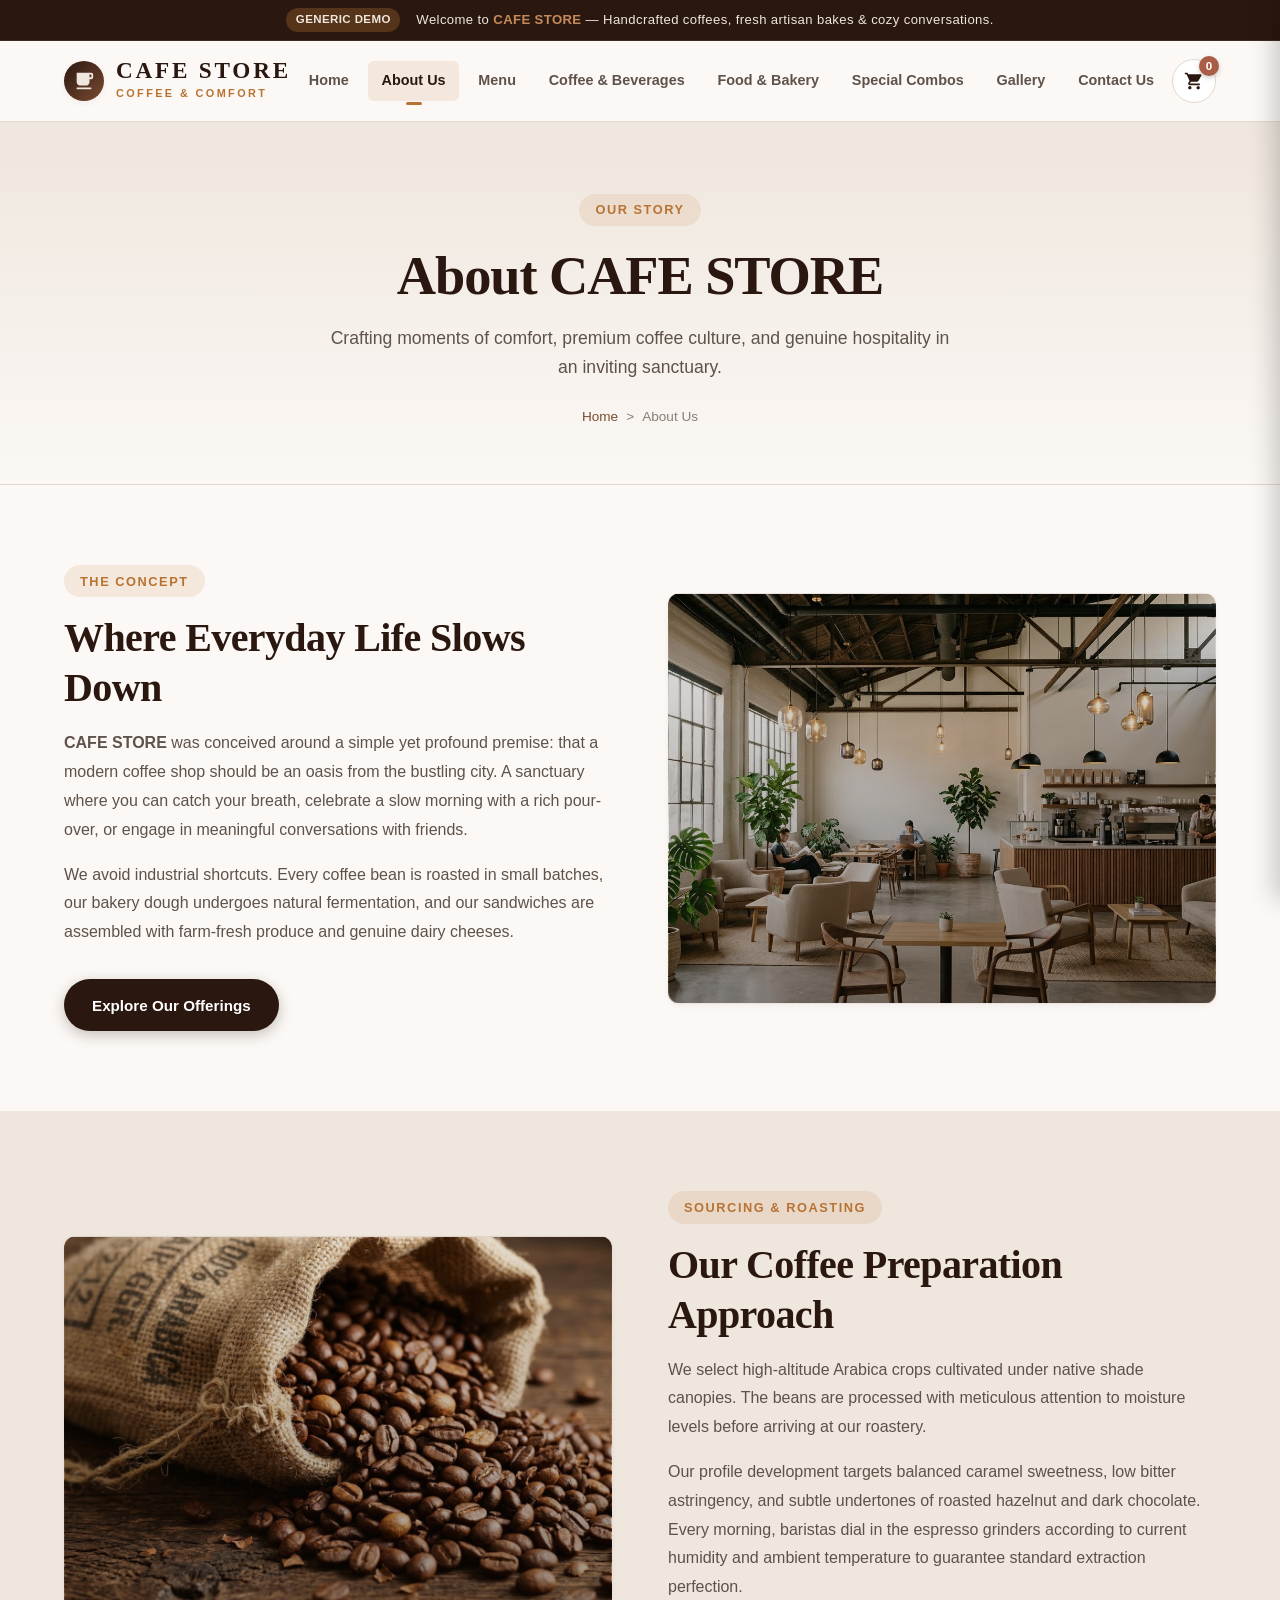
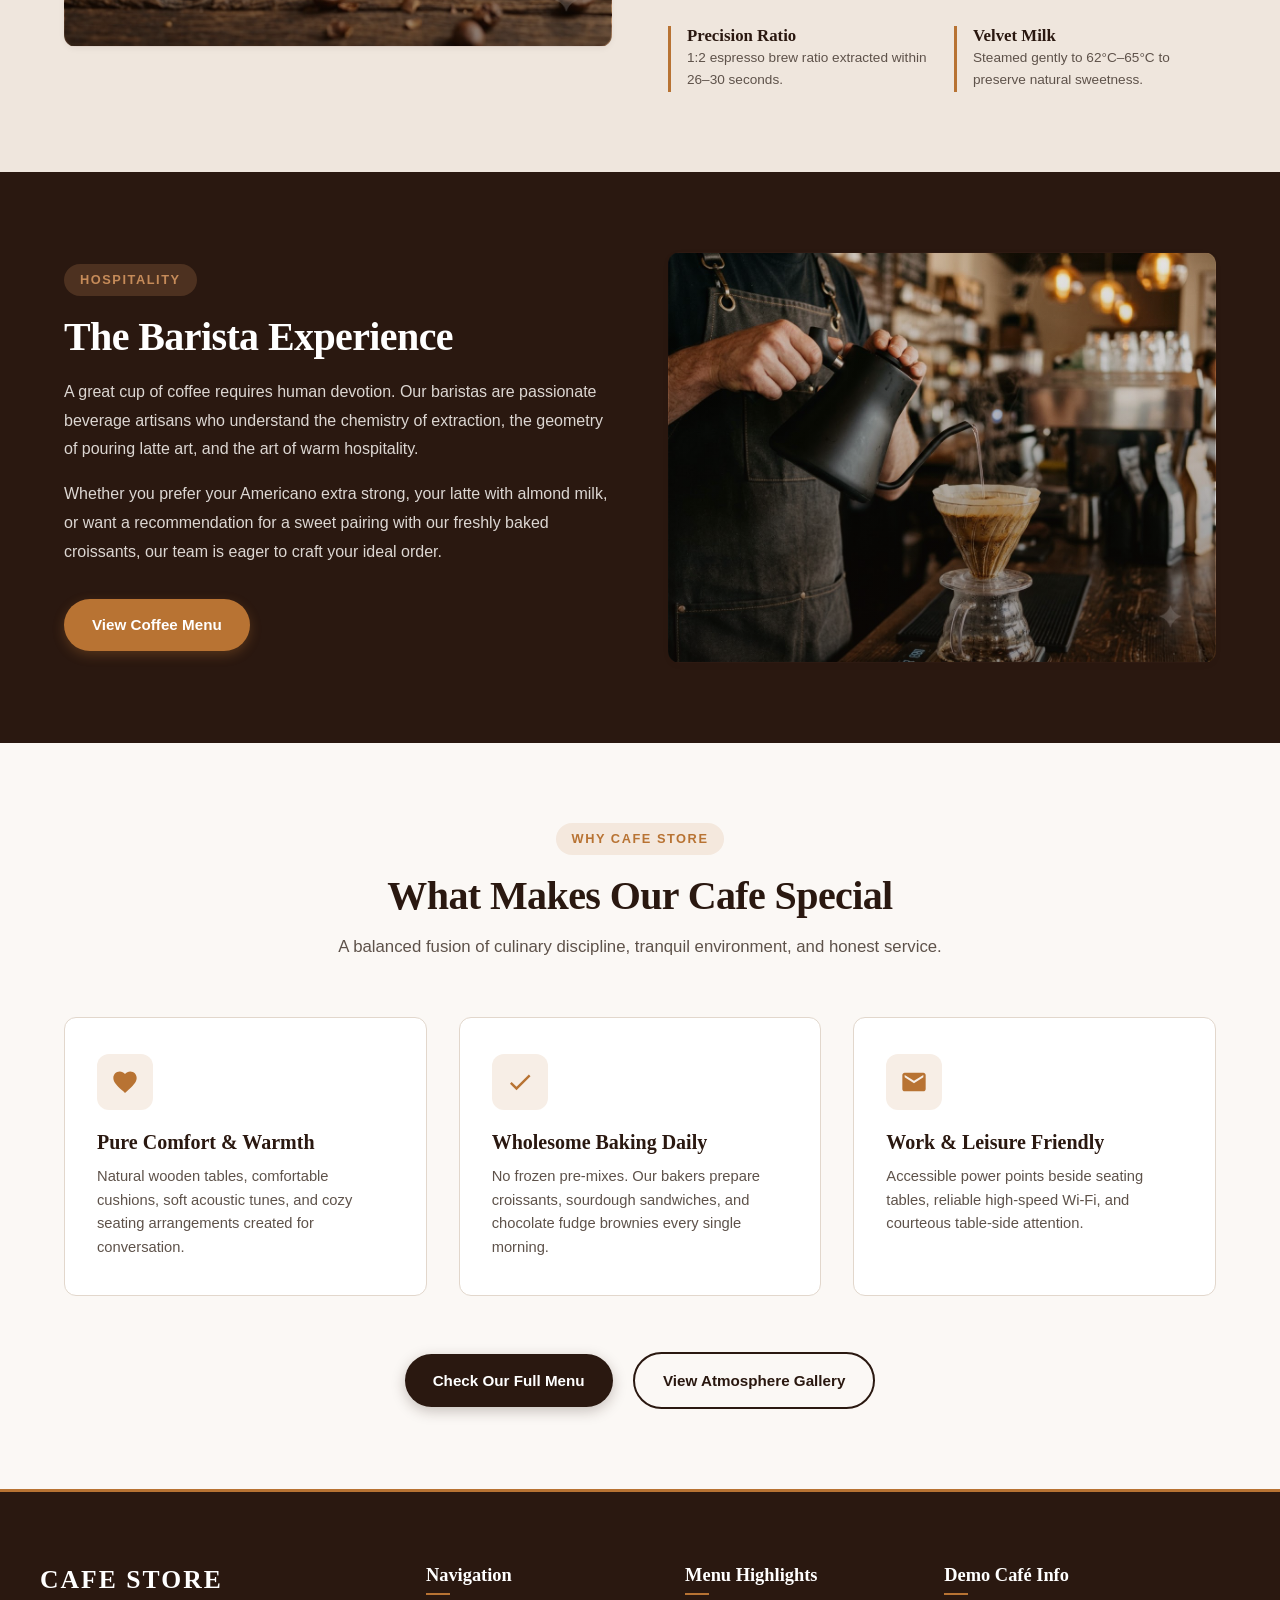
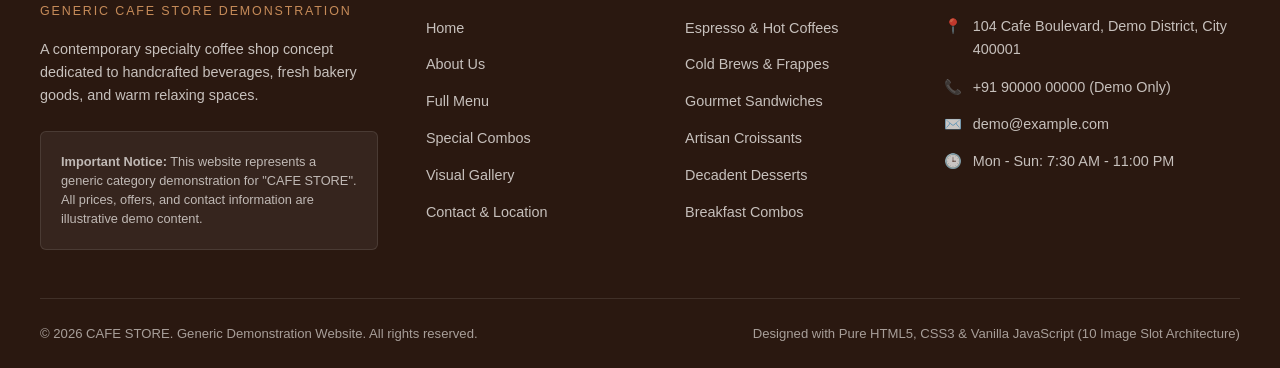
<file: about.html>
<!DOCTYPE html>
<html lang="en">
<head>
  <meta charset="UTF-8">
  <meta name="viewport" content="width=device-width, initial-scale=1.0">
  <meta name="description" content="Learn about CAFE STORE — our specialty coffee philosophy, ingredient sourcing, barista craftsmanship, and welcoming café culture.">
  <title>About Us | CAFE STORE</title>
  <link rel="stylesheet" href="css/style.css">
</head>
<body>

  <!-- Top Announcement Bar -->
  <div class="announcement-bar">
    <span class="announcement-tag">Generic Demo</span>
    <span>Welcome to <strong>CAFE STORE</strong> — Handcrafted coffees, fresh artisan bakes &amp; cozy conversations.</span>
  </div>

  <!-- Header & Navigation -->
  <header class="site-header">
    <div class="container header-inner">
      <a href="index.html" class="brand-logo" aria-label="CAFE STORE Home">
        <div class="brand-icon">
          <svg viewBox="0 0 24 24"><path d="M20 3H4v10c0 2.21 1.79 4 4 4h6c2.21 0 4-1.79 4-4v-3h2c1.1 0 2-.9 2-2V5c0-1.1-.9-2-2-2zm0 5h-2V5h2v3zM4 19h16v2H4z"/></svg>
        </div>
        <div class="brand-text">
          <span class="brand-title">CAFE STORE</span>
          <span class="brand-tagline">Coffee &amp; Comfort</span>
        </div>
      </a>

      <!-- Primary Desktop / Mobile Navigation -->
      <nav class="main-nav" id="mainNav" aria-label="Main Navigation">
        <a href="index.html" class="nav-link">Home</a>
        <a href="about.html" class="nav-link active">About Us</a>
        <a href="menu.html" class="nav-link">Menu</a>
        <a href="coffee.html" class="nav-link">Coffee &amp; Beverages</a>
        <a href="food.html" class="nav-link">Food &amp; Bakery</a>
        <a href="combos.html" class="nav-link">Special Combos</a>
        <a href="gallery.html" class="nav-link">Gallery</a>
        <a href="contact.html" class="nav-link">Contact Us</a>
      </nav>

      <!-- Header Cart & Mobile Toggle -->
      <div class="header-actions">
        <button class="cart-trigger-btn" id="cartTrigger" aria-label="Open Cart Drawer">
          <svg width="20" height="20" viewBox="0 0 24 24" fill="currentColor">
            <path d="M7 18c-1.1 0-1.99.9-1.99 2S5.9 22 7 22s2-.9 2-2-.9-2-2-2zM1 2v2h2l3.6 7.59-1.35 2.45c-.16.28-.25.61-.25.96 0 1.1.9 2 2 2h12v-2H7.42c-.14 0-.25-.11-.25-.25l.03-.12.9-1.63h7.45c.75 0 1.41-.41 1.75-1.03l3.58-6.49c.08-.14.12-.31.12-.48 0-.55-.45-1-1-1H5.21l-.94-2H1zm16 16c-1.1 0-1.99.9-1.99 2s.89 2 1.99 2 2-.9 2-2-.9-2-2-2z"/>
          </svg>
          <span class="cart-badge" id="cartCountBadge">0</span>
        </button>

        <button class="mobile-nav-toggle" id="mobileNavToggle" aria-label="Toggle navigation menu">
          <span></span>
          <span></span>
          <span></span>
        </button>
      </div>
    </div>
  </header>

  <main>
    <!-- Page Hero -->
    <section class="page-hero">
      <div class="container">
        <span class="section-badge">Our Story</span>
        <h1 class="page-hero-title">About CAFE STORE</h1>
        <p class="page-hero-desc">
          Crafting moments of comfort, premium coffee culture, and genuine hospitality in an inviting sanctuary.
        </p>
        <div class="breadcrumb">
          <a href="index.html">Home</a> &gt; <span>About Us</span>
        </div>
      </div>
    </section>

    <!-- Editorial Intro & Philosophy -->
    <section class="section">
      <div class="container">
        <div style="display: grid; grid-template-columns: repeat(auto-fit, minmax(320px, 1fr)); gap: 3.5rem; align-items: center;">
          <div>
            <span class="section-badge">The Concept</span>
            <h2>Where Everyday Life Slows Down</h2>
            <p style="margin-top: 1rem; line-height: 1.8;">
              <strong>CAFE STORE</strong> was conceived around a simple yet profound premise: that a modern coffee shop should be an oasis from the bustling city. A sanctuary where you can catch your breath, celebrate a slow morning with a rich pour-over, or engage in meaningful conversations with friends.
            </p>
            <p style="line-height: 1.8; margin-top: 1rem;">
              We avoid industrial shortcuts. Every coffee bean is roasted in small batches, our bakery dough undergoes natural fermentation, and our sandwiches are assembled with farm-fresh produce and genuine dairy cheeses.
            </p>
            <div style="margin-top: 2rem;">
              <a href="menu.html" class="btn btn-primary">Explore Our Offerings</a>
            </div>
          </div>

          <!-- Planned Image Slot 1: cafe-interior (Reused) -->
          <div class="img-placeholder-slot img-slot-cafe-interior ratio-4x3">
            <span class="placeholder-badge">Slot 1: cafe-interior</span>
            <div class="placeholder-content">
              <div class="placeholder-icon"><svg viewBox="0 0 24 24"><path d="M12 3L2 12h3v8h6v-6h2v6h6v-8h3L12 3z"/></svg></div>
              <h3 class="placeholder-title">Thoughtfully Designed Spaces</h3>
              <p class="placeholder-hint">/* cafe-interior.jpg - Google Flow Slot */</p>
            </div>
          </div>
        </div>
      </div>
    </section>

    <!-- Coffee Preparation Approach & Beans -->
    <section class="section section-alt">
      <div class="container">
        <div style="display: grid; grid-template-columns: repeat(auto-fit, minmax(320px, 1fr)); gap: 3.5rem; align-items: center;">
          <!-- Planned Image Slot 4: coffee-beans (Reused) -->
          <div class="img-placeholder-slot img-slot-coffee-beans ratio-4x3">
            <span class="placeholder-badge">Slot 4: coffee-beans</span>
            <div class="placeholder-content">
              <div class="placeholder-icon"><svg viewBox="0 0 24 24"><path d="M12 2C6.48 2 2 6.48 2 12s4.48 10 10 10 10-4.48 10-10S17.52 2 12 2zm-1 15h-2v-6h2v6zm0-8h-2V7h2v2z"/></svg></div>
              <h3 class="placeholder-title">Select Arabica Harvests</h3>
              <p class="placeholder-hint">/* coffee-beans.jpg - Google Flow Slot */</p>
            </div>
          </div>

          <div>
            <span class="section-badge">Sourcing &amp; Roasting</span>
            <h2>Our Coffee Preparation Approach</h2>
            <p style="margin-top: 1rem; line-height: 1.8;">
              We select high-altitude Arabica crops cultivated under native shade canopies. The beans are processed with meticulous attention to moisture levels before arriving at our roastery.
            </p>
            <p style="line-height: 1.8; margin-top: 1rem;">
              Our profile development targets balanced caramel sweetness, low bitter astringency, and subtle undertones of roasted hazelnut and dark chocolate. Every morning, baristas dial in the espresso grinders according to current humidity and ambient temperature to guarantee standard extraction perfection.
            </p>
            <div style="display: grid; grid-template-columns: 1fr 1fr; gap: 1.5rem; margin-top: 1.5rem;">
              <div style="border-left: 3px solid var(--color-caramel); padding-left: 1rem;">
                <h4 style="font-size: 1.05rem;">Precision Ratio</h4>
                <p style="font-size: 0.85rem; margin-bottom: 0;">1:2 espresso brew ratio extracted within 26–30 seconds.</p>
              </div>
              <div style="border-left: 3px solid var(--color-caramel); padding-left: 1rem;">
                <h4 style="font-size: 1.05rem;">Velvet Milk</h4>
                <p style="font-size: 0.85rem; margin-bottom: 0;">Steamed gently to 62°C–65°C to preserve natural sweetness.</p>
              </div>
            </div>
          </div>
        </div>
      </div>
    </section>

    <!-- Barista Experience Section -->
    <section class="section section-dark">
      <div class="container">
        <div style="display: grid; grid-template-columns: repeat(auto-fit, minmax(320px, 1fr)); gap: 3.5rem; align-items: center;">
          <div>
            <span class="section-badge">Hospitality</span>
            <h2>The Barista Experience</h2>
            <p style="margin-top: 1rem; line-height: 1.8;">
              A great cup of coffee requires human devotion. Our baristas are passionate beverage artisans who understand the chemistry of extraction, the geometry of pouring latte art, and the art of warm hospitality.
            </p>
            <p style="line-height: 1.8; margin-top: 1rem;">
              Whether you prefer your Americano extra strong, your latte with almond milk, or want a recommendation for a sweet pairing with our freshly baked croissants, our team is eager to craft your ideal order.
            </p>
            <div style="margin-top: 2rem;">
              <a href="coffee.html" class="btn btn-accent">View Coffee Menu</a>
            </div>
          </div>

          <!-- Planned Image Slot 3: barista-coffee (Reused) -->
          <div class="img-placeholder-slot img-slot-barista-coffee ratio-4x3">
            <span class="placeholder-badge">Slot 3: barista-coffee</span>
            <div class="placeholder-content">
              <div class="placeholder-icon"><svg viewBox="0 0 24 24"><path d="M12 3v10.55c-.59-.34-1.27-.55-2-.55-2.21 0-4 1.79-4 4s1.79 4 4 4 4-1.79 4-4V7h4V3h-6z"/></svg></div>
              <h3 class="placeholder-title">Craft &amp; Dedication</h3>
              <p class="placeholder-hint">/* barista-coffee.jpg - Google Flow Slot */</p>
            </div>
          </div>
        </div>
      </div>
    </section>

    <!-- Why Customers Enjoy CAFE STORE -->
    <section class="section">
      <div class="container">
        <div class="section-header">
          <span class="section-badge">Why CAFE STORE</span>
          <h2>What Makes Our Cafe Special</h2>
          <p class="section-subtitle">A balanced fusion of culinary discipline, tranquil environment, and honest service.</p>
        </div>

        <div class="feature-grid">
          <div class="feature-card">
            <div class="feature-icon-wrapper">
              <svg viewBox="0 0 24 24"><path d="M12 21.35l-1.45-1.32C5.4 15.36 2 12.28 2 8.5 2 5.42 4.42 3 7.5 3c1.74 0 3.41.81 4.5 2.09C13.09 3.81 14.76 3 16.5 3 19.58 3 22 5.42 22 8.5c0 3.78-3.4 6.86-8.55 11.54L12 21.35z"/></svg>
            </div>
            <h3 class="feature-title">Pure Comfort &amp; Warmth</h3>
            <p class="feature-desc">Natural wooden tables, comfortable cushions, soft acoustic tunes, and cozy seating arrangements created for conversation.</p>
          </div>

          <div class="feature-card">
            <div class="feature-icon-wrapper">
              <svg viewBox="0 0 24 24"><path d="M9 16.17L4.83 12l-1.42 1.41L9 19 21 7l-1.41-1.41z"/></svg>
            </div>
            <h3 class="feature-title">Wholesome Baking Daily</h3>
            <p class="feature-desc">No frozen pre-mixes. Our bakers prepare croissants, sourdough sandwiches, and chocolate fudge brownies every single morning.</p>
          </div>

          <div class="feature-card">
            <div class="feature-icon-wrapper">
              <svg viewBox="0 0 24 24"><path d="M20 4H4c-1.1 0-1.99.9-1.99 2L2 18c0 1.1.9 2 2 2h16c1.1 0 2-.9 2-2V6c0-1.1-.9-2-2-2zm0 4l-8 5-8-5V6l8 5 8-5v2z"/></svg>
            </div>
            <h3 class="feature-title">Work &amp; Leisure Friendly</h3>
            <p class="feature-desc">Accessible power points beside seating tables, reliable high-speed Wi-Fi, and courteous table-side attention.</p>
          </div>
        </div>

        <div style="text-align: center; margin-top: 3.5rem;">
          <a href="menu.html" class="btn btn-primary">Check Our Full Menu</a>
          <a href="gallery.html" class="btn btn-secondary" style="margin-left: 1rem;">View Atmosphere Gallery</a>
        </div>
      </div>
    </section>
  </main>

  <!-- Side Drawer Shopping Cart -->
  <div class="cart-overlay" id="cartOverlay"></div>
  <aside class="cart-drawer" id="cartDrawer" aria-label="Shopping Cart">
    <div class="cart-header">
      <h3 class="cart-title">
        <svg width="22" height="22" viewBox="0 0 24 24" fill="currentColor"><path d="M7 18c-1.1 0-1.99.9-1.99 2S5.9 22 7 22s2-.9 2-2-.9-2-2-2zM1 2v2h2l3.6 7.59-1.35 2.45c-.16.28-.25.61-.25.96 0 1.1.9 2 2 2h12v-2H7.42c-.14 0-.25-.11-.25-.25l.03-.12.9-1.63h7.45c.75 0 1.41-.41 1.75-1.03l3.58-6.49c.08-.14.12-.31.12-.48 0-.55-.45-1-1-1H5.21l-.94-2H1zm16 16c-1.1 0-1.99.9-1.99 2s.89 2 1.99 2 2-.9 2-2-.9-2-2-2z"/></svg>
        Demo Cafe Cart
      </h3>
      <button class="cart-close-btn" id="cartCloseBtn" aria-label="Close cart">&times;</button>
    </div>

    <div class="cart-items-body" id="cartItemsContainer"></div>

    <div class="cart-footer">
      <div class="cart-summary-row">
        <span>Subtotal</span>
        <span id="cartSubtotal">₹0</span>
      </div>
      <div class="cart-summary-row">
        <span>Taxes &amp; Service</span>
        <span>Included (Demo)</span>
      </div>
      <div class="cart-summary-total">
        <span>Total Demo Amount</span>
        <span id="cartTotal">₹0</span>
      </div>
      <button class="btn btn-primary" id="checkoutDemoBtn" style="width: 100%;">
        Proceed to Demo Checkout
      </button>
      <p class="checkout-demo-notice">
        * Generic category demo website. No actual orders or financial transactions occur.
      </p>
    </div>
  </aside>

  <!-- Global Footer -->
  <footer class="site-footer">
    <div class="container footer-top">
      <div class="footer-grid">
        <div>
          <h3 class="footer-brand-title">CAFE STORE</h3>
          <span class="footer-brand-sub">Generic Cafe Store Demonstration</span>
          <p class="footer-desc">
            A contemporary specialty coffee shop concept dedicated to handcrafted beverages, fresh bakery goods, and warm relaxing spaces.
          </p>
          <div class="footer-disclaimer-card">
            <strong>Important Notice:</strong> This website represents a generic category demonstration for "CAFE STORE". All prices, offers, and contact information are illustrative demo content.
          </div>
        </div>

        <div>
          <h4 class="footer-heading">Navigation</h4>
          <ul class="footer-links">
            <li><a href="index.html">Home</a></li>
            <li><a href="about.html">About Us</a></li>
            <li><a href="menu.html">Full Menu</a></li>
            <li><a href="combos.html">Special Combos</a></li>
            <li><a href="gallery.html">Visual Gallery</a></li>
            <li><a href="contact.html">Contact &amp; Location</a></li>
          </ul>
        </div>

        <div>
          <h4 class="footer-heading">Menu Highlights</h4>
          <ul class="footer-links">
            <li><a href="coffee.html">Espresso &amp; Hot Coffees</a></li>
            <li><a href="coffee.html">Cold Brews &amp; Frappes</a></li>
            <li><a href="food.html">Gourmet Sandwiches</a></li>
            <li><a href="food.html">Artisan Croissants</a></li>
            <li><a href="food.html">Decadent Desserts</a></li>
            <li><a href="combos.html">Breakfast Combos</a></li>
          </ul>
        </div>

        <div>
          <h4 class="footer-heading">Demo Café Info</h4>
          <ul class="footer-contact-list">
            <li class="footer-contact-item">
              <span>📍</span>
              <span>104 Cafe Boulevard, Demo District, City 400001</span>
            </li>
            <li class="footer-contact-item">
              <span>📞</span>
              <span>+91 90000 00000 (Demo Only)</span>
            </li>
            <li class="footer-contact-item">
              <span>✉️</span>
              <span>demo@example.com</span>
            </li>
            <li class="footer-contact-item">
              <span>🕒</span>
              <span>Mon - Sun: 7:30 AM - 11:00 PM</span>
            </li>
          </ul>
        </div>
      </div>
    </div>

    <div class="container footer-bottom">
      <span>&copy; 2026 CAFE STORE. Generic Demonstration Website. All rights reserved.</span>
      <span>Designed with Pure HTML5, CSS3 &amp; Vanilla JavaScript (10 Image Slot Architecture)</span>
    </div>
  </footer>

  <button class="scroll-top-btn" id="scrollTopBtn" aria-label="Scroll back to top">
    <svg width="20" height="20" viewBox="0 0 24 24" fill="currentColor"><path d="M7.41 15.41L12 10.83l4.59 4.58L18 14l-6-6-6 6z"/></svg>
  </button>

  <script src="js/script.js"></script>
</body>
</html>
</file>
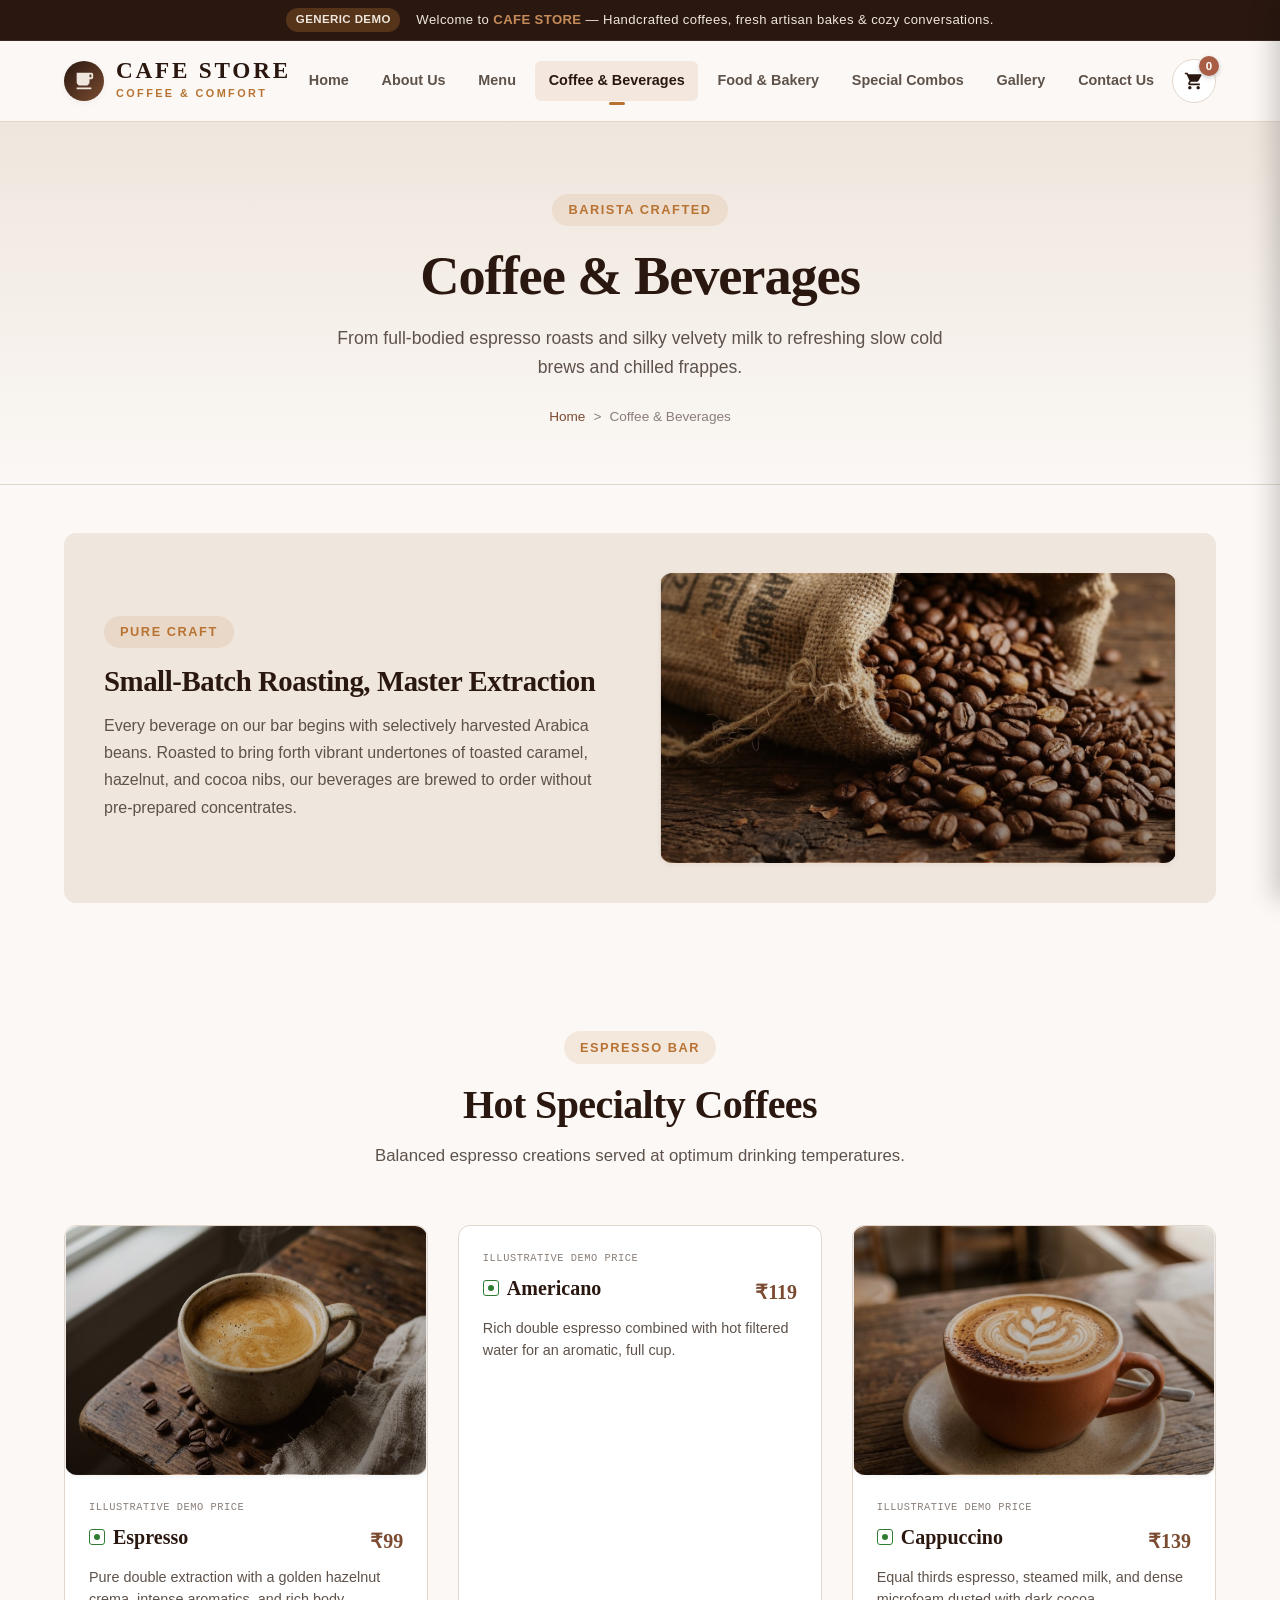
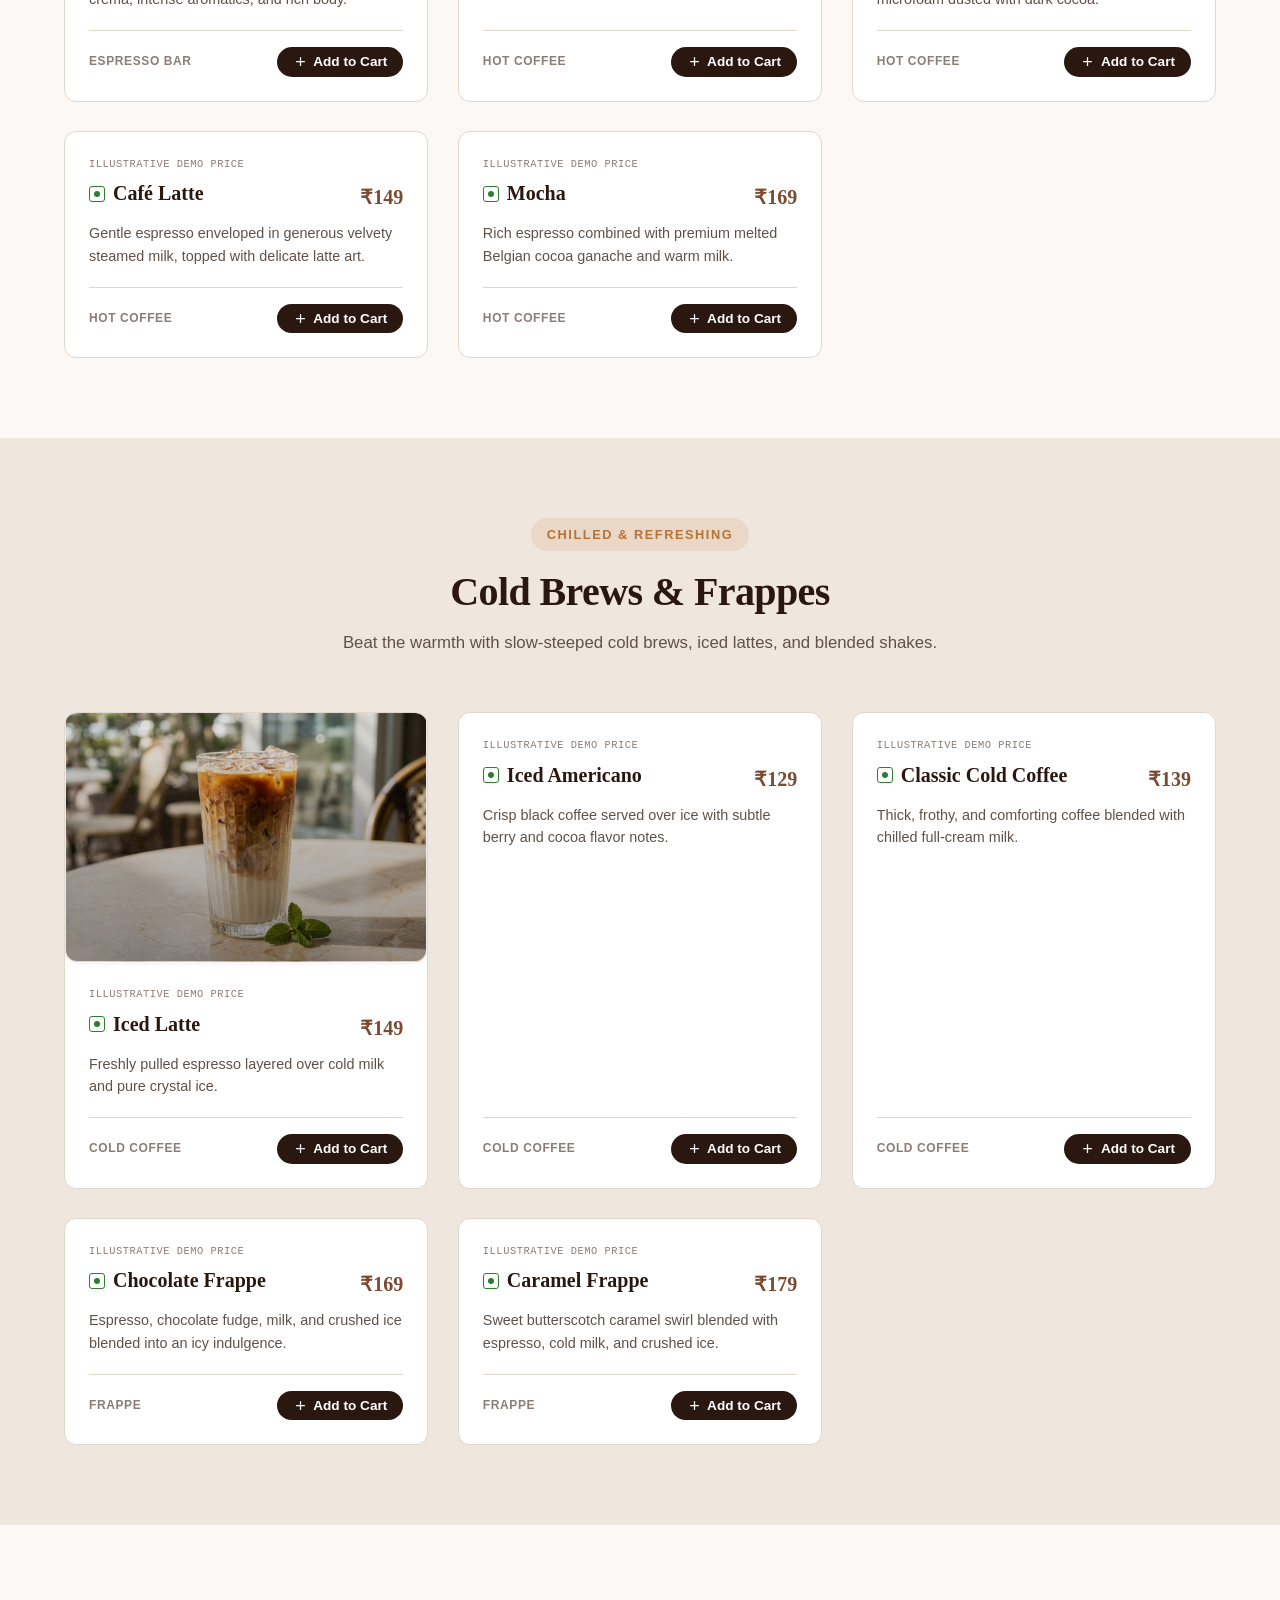
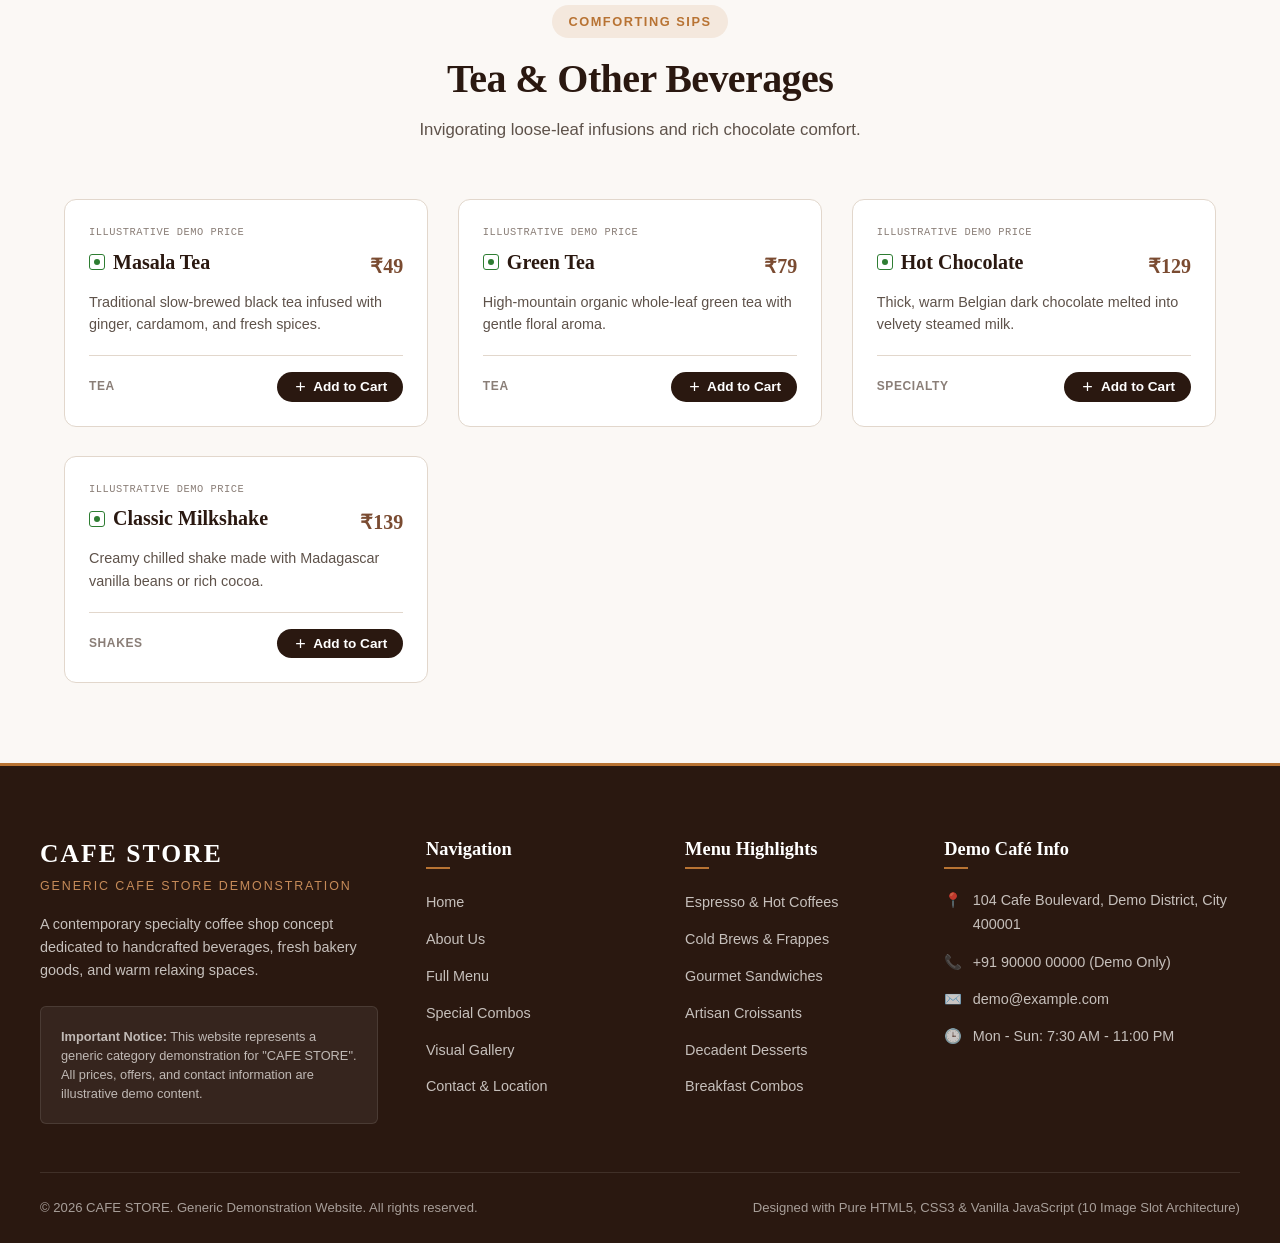
<file: coffee.html>
<!DOCTYPE html>
<html lang="en">
<head>
  <meta charset="UTF-8">
  <meta name="viewport" content="width=device-width, initial-scale=1.0">
  <meta name="description" content="Dedicated Coffee &amp; Beverages at CAFE STORE: Espressos, Cappuccinos, Lattes, Cold Brews, Frappes, and specialty Teas.">
  <title>Coffee &amp; Beverages | CAFE STORE</title>
  <link rel="stylesheet" href="css/style.css">
</head>
<body>

  <!-- Top Announcement Bar -->
  <div class="announcement-bar">
    <span class="announcement-tag">Generic Demo</span>
    <span>Welcome to <strong>CAFE STORE</strong> — Handcrafted coffees, fresh artisan bakes &amp; cozy conversations.</span>
  </div>

  <!-- Header -->
  <header class="site-header">
    <div class="container header-inner">
      <a href="index.html" class="brand-logo" aria-label="CAFE STORE Home">
        <div class="brand-icon">
          <svg viewBox="0 0 24 24"><path d="M20 3H4v10c0 2.21 1.79 4 4 4h6c2.21 0 4-1.79 4-4v-3h2c1.1 0 2-.9 2-2V5c0-1.1-.9-2-2-2zm0 5h-2V5h2v3zM4 19h16v2H4z"/></svg>
        </div>
        <div class="brand-text">
          <span class="brand-title">CAFE STORE</span>
          <span class="brand-tagline">Coffee &amp; Comfort</span>
        </div>
      </a>

      <!-- Primary Desktop / Mobile Navigation -->
      <nav class="main-nav" id="mainNav" aria-label="Main Navigation">
        <a href="index.html" class="nav-link">Home</a>
        <a href="about.html" class="nav-link">About Us</a>
        <a href="menu.html" class="nav-link">Menu</a>
        <a href="coffee.html" class="nav-link active">Coffee &amp; Beverages</a>
        <a href="food.html" class="nav-link">Food &amp; Bakery</a>
        <a href="combos.html" class="nav-link">Special Combos</a>
        <a href="gallery.html" class="nav-link">Gallery</a>
        <a href="contact.html" class="nav-link">Contact Us</a>
      </nav>

      <!-- Cart Trigger & Toggle -->
      <div class="header-actions">
        <button class="cart-trigger-btn" id="cartTrigger" aria-label="Open Cart Drawer">
          <svg width="20" height="20" viewBox="0 0 24 24" fill="currentColor">
            <path d="M7 18c-1.1 0-1.99.9-1.99 2S5.9 22 7 22s2-.9 2-2-.9-2-2-2zM1 2v2h2l3.6 7.59-1.35 2.45c-.16.28-.25.61-.25.96 0 1.1.9 2 2 2h12v-2H7.42c-.14 0-.25-.11-.25-.25l.03-.12.9-1.63h7.45c.75 0 1.41-.41 1.75-1.03l3.58-6.49c.08-.14.12-.31.12-.48 0-.55-.45-1-1-1H5.21l-.94-2H1zm16 16c-1.1 0-1.99.9-1.99 2s.89 2 1.99 2 2-.9 2-2-.9-2-2-2z"/>
          </svg>
          <span class="cart-badge" id="cartCountBadge">0</span>
        </button>

        <button class="mobile-nav-toggle" id="mobileNavToggle" aria-label="Toggle navigation menu">
          <span></span>
          <span></span>
          <span></span>
        </button>
      </div>
    </div>
  </header>

  <main>
    <!-- Page Hero -->
    <section class="page-hero">
      <div class="container">
        <span class="section-badge">Barista Crafted</span>
        <h1 class="page-hero-title">Coffee &amp; Beverages</h1>
        <p class="page-hero-desc">
          From full-bodied espresso roasts and silky velvety milk to refreshing slow cold brews and chilled frappes.
        </p>
        <div class="breadcrumb">
          <a href="index.html">Home</a> &gt; <span>Coffee &amp; Beverages</span>
        </div>
      </div>
    </section>

    <!-- Brewing Ethos & Reusable Beans Slot -->
    <section class="section-sm">
      <div class="container">
        <div style="display: grid; grid-template-columns: repeat(auto-fit, minmax(320px, 1fr)); gap: 2.5rem; align-items: center; background: var(--color-warm-beige); padding: 2.5rem; border-radius: var(--radius-md);">
          <div>
            <span class="section-badge">Pure Craft</span>
            <h2 style="font-size: 1.8rem;">Small-Batch Roasting, Master Extraction</h2>
            <p style="margin-top: 0.75rem; line-height: 1.7;">
              Every beverage on our bar begins with selectively harvested Arabica beans. Roasted to bring forth vibrant undertones of toasted caramel, hazelnut, and cocoa nibs, our beverages are brewed to order without pre-prepared concentrates.
            </p>
          </div>

          <!-- Planned Image Slot 4: coffee-beans (Reused) -->
          <div class="img-placeholder-slot img-slot-coffee-beans ratio-16x9">
            <span class="placeholder-badge">Slot 4: coffee-beans</span>
            <div class="placeholder-content">
              <div class="placeholder-icon"><svg viewBox="0 0 24 24"><path d="M12 2C6.48 2 2 6.48 2 12s4.48 10 10 10 10-4.48 10-10S17.52 2 12 2z"/></svg></div>
              <h3 class="placeholder-title">Artisan Roasted Beans</h3>
              <p class="placeholder-hint">/* coffee-beans.jpg */</p>
            </div>
          </div>
        </div>
      </div>
    </section>

    <!-- Hot Coffee Showcase -->
    <section class="section">
      <div class="container">
        <div class="section-header">
          <span class="section-badge">Espresso Bar</span>
          <h2>Hot Specialty Coffees</h2>
          <p class="section-subtitle">Balanced espresso creations served at optimum drinking temperatures.</p>
        </div>

        <div class="menu-grid">
          <!-- Espresso -->
          <div class="menu-card">
            <!-- Planned Image Slot 2: coffee-cup (Reused) -->
            <div class="img-placeholder-slot img-slot-coffee-cup ratio-card">
              <span class="placeholder-badge">Slot 2: coffee-cup</span>
              <div class="placeholder-content">
                <div class="placeholder-icon"><svg viewBox="0 0 24 24"><path d="M20 3H4v10c0 2.21 1.79 4 4 4h6c2.21 0 4-1.79 4-4v-3h2c1.1 0 2-.9 2-2V5c0-1.1-.9-2-2-2zm0 5h-2V5h2v3zM4 19h16v2H4z"/></svg></div>
                <div class="placeholder-title">Espresso Shot</div>
                <div class="placeholder-hint">/* coffee-cup.jpg */</div>
              </div>
            </div>
            <div class="menu-card-body">
              <span class="demo-tag">Illustrative Demo Price</span>
              <div class="menu-card-header">
                <h3 class="menu-item-name"><span class="veg-badge" title="Vegetarian"></span> Espresso</h3>
                <span class="menu-item-price">₹99</span>
              </div>
              <p class="menu-item-desc">Pure double extraction with a golden hazelnut crema, intense aromatics, and rich body.</p>
              <div class="menu-card-footer">
                <span class="category-tag">Espresso Bar</span>
                <button class="btn-add-cart" data-id="espresso-bev" data-name="Espresso" data-price="99">
                  <svg viewBox="0 0 24 24"><path d="M19 13h-6v6h-2v-6H5v-2h6V5h2v6h6v2z"/></svg> Add to Cart
                </button>
              </div>
            </div>
          </div>

          <!-- Americano -->
          <div class="menu-card">
            <div class="menu-card-body">
              <span class="demo-tag">Illustrative Demo Price</span>
              <div class="menu-card-header">
                <h3 class="menu-item-name"><span class="veg-badge" title="Vegetarian"></span> Americano</h3>
                <span class="menu-item-price">₹119</span>
              </div>
              <p class="menu-item-desc">Rich double espresso combined with hot filtered water for an aromatic, full cup.</p>
              <div class="menu-card-footer">
                <span class="category-tag">Hot Coffee</span>
                <button class="btn-add-cart" data-id="americano-bev" data-name="Americano" data-price="119">
                  <svg viewBox="0 0 24 24"><path d="M19 13h-6v6h-2v-6H5v-2h6V5h2v6h6v2z"/></svg> Add to Cart
                </button>
              </div>
            </div>
          </div>

          <!-- Cappuccino -->
          <div class="menu-card">
            <!-- Planned Image Slot 5: cappuccino (Reused) -->
            <div class="img-placeholder-slot img-slot-cappuccino ratio-card">
              <span class="placeholder-badge">Slot 5: cappuccino</span>
              <div class="placeholder-content">
                <div class="placeholder-icon"><svg viewBox="0 0 24 24"><path d="M20 3H4v10c0 2.21 1.79 4 4 4h6c2.21 0 4-1.79 4-4v-3h2c1.1 0 2-.9 2-2V5c0-1.1-.9-2-2-2zm0 5h-2V5h2v3zM4 19h16v2H4z"/></svg></div>
                <div class="placeholder-title">Cappuccino</div>
                <div class="placeholder-hint">/* cappuccino.jpg */</div>
              </div>
            </div>
            <div class="menu-card-body">
              <span class="demo-tag">Illustrative Demo Price</span>
              <div class="menu-card-header">
                <h3 class="menu-item-name"><span class="veg-badge" title="Vegetarian"></span> Cappuccino</h3>
                <span class="menu-item-price">₹139</span>
              </div>
              <p class="menu-item-desc">Equal thirds espresso, steamed milk, and dense microfoam dusted with dark cocoa.</p>
              <div class="menu-card-footer">
                <span class="category-tag">Hot Coffee</span>
                <button class="btn-add-cart" data-id="cappuccino-bev" data-name="Cappuccino" data-price="139">
                  <svg viewBox="0 0 24 24"><path d="M19 13h-6v6h-2v-6H5v-2h6V5h2v6h6v2z"/></svg> Add to Cart
                </button>
              </div>
            </div>
          </div>

          <!-- Café Latte -->
          <div class="menu-card">
            <div class="menu-card-body">
              <span class="demo-tag">Illustrative Demo Price</span>
              <div class="menu-card-header">
                <h3 class="menu-item-name"><span class="veg-badge" title="Vegetarian"></span> Café Latte</h3>
                <span class="menu-item-price">₹149</span>
              </div>
              <p class="menu-item-desc">Gentle espresso enveloped in generous velvety steamed milk, topped with delicate latte art.</p>
              <div class="menu-card-footer">
                <span class="category-tag">Hot Coffee</span>
                <button class="btn-add-cart" data-id="latte-bev" data-name="Café Latte" data-price="149">
                  <svg viewBox="0 0 24 24"><path d="M19 13h-6v6h-2v-6H5v-2h6V5h2v6h6v2z"/></svg> Add to Cart
                </button>
              </div>
            </div>
          </div>

          <!-- Mocha -->
          <div class="menu-card">
            <div class="menu-card-body">
              <span class="demo-tag">Illustrative Demo Price</span>
              <div class="menu-card-header">
                <h3 class="menu-item-name"><span class="veg-badge" title="Vegetarian"></span> Mocha</h3>
                <span class="menu-item-price">₹169</span>
              </div>
              <p class="menu-item-desc">Rich espresso combined with premium melted Belgian cocoa ganache and warm milk.</p>
              <div class="menu-card-footer">
                <span class="category-tag">Hot Coffee</span>
                <button class="btn-add-cart" data-id="mocha-bev" data-name="Mocha" data-price="169">
                  <svg viewBox="0 0 24 24"><path d="M19 13h-6v6h-2v-6H5v-2h6V5h2v6h6v2z"/></svg> Add to Cart
                </button>
              </div>
            </div>
          </div>
        </div>
      </div>
    </section>

    <!-- Cold Coffee & Frappes Showcase -->
    <section class="section section-alt">
      <div class="container">
        <div class="section-header">
          <span class="section-badge">Chilled &amp; Refreshing</span>
          <h2>Cold Brews &amp; Frappes</h2>
          <p class="section-subtitle">Beat the warmth with slow-steeped cold brews, iced lattes, and blended shakes.</p>
        </div>

        <div class="menu-grid">
          <!-- Iced Coffee / Latte -->
          <div class="menu-card">
            <!-- Planned Image Slot 6: iced-coffee (Reused) -->
            <div class="img-placeholder-slot img-slot-iced-coffee ratio-card">
              <span class="placeholder-badge">Slot 6: iced-coffee</span>
              <div class="placeholder-content">
                <div class="placeholder-icon"><svg viewBox="0 0 24 24"><path d="M12 2c1.1 0 2 .9 2 2v1h4c1.1 0 2 .9 2 2v13c0 1.1-.9 2-2 2H6c-1.1 0-2-.9-2-2V7c0-1.1.9-2 2-2h4V4c0-1.1.9-2 2-2z"/></svg></div>
                <div class="placeholder-title">Iced Latte</div>
                <div class="placeholder-hint">/* iced-coffee.jpg */</div>
              </div>
            </div>
            <div class="menu-card-body">
              <span class="demo-tag">Illustrative Demo Price</span>
              <div class="menu-card-header">
                <h3 class="menu-item-name"><span class="veg-badge" title="Vegetarian"></span> Iced Latte</h3>
                <span class="menu-item-price">₹149</span>
              </div>
              <p class="menu-item-desc">Freshly pulled espresso layered over cold milk and pure crystal ice.</p>
              <div class="menu-card-footer">
                <span class="category-tag">Cold Coffee</span>
                <button class="btn-add-cart" data-id="iced-latte-pg" data-name="Iced Latte" data-price="149">
                  <svg viewBox="0 0 24 24"><path d="M19 13h-6v6h-2v-6H5v-2h6V5h2v6h6v2z"/></svg> Add to Cart
                </button>
              </div>
            </div>
          </div>

          <!-- Iced Americano -->
          <div class="menu-card">
            <div class="menu-card-body">
              <span class="demo-tag">Illustrative Demo Price</span>
              <div class="menu-card-header">
                <h3 class="menu-item-name"><span class="veg-badge" title="Vegetarian"></span> Iced Americano</h3>
                <span class="menu-item-price">₹129</span>
              </div>
              <p class="menu-item-desc">Crisp black coffee served over ice with subtle berry and cocoa flavor notes.</p>
              <div class="menu-card-footer">
                <span class="category-tag">Cold Coffee</span>
                <button class="btn-add-cart" data-id="iced-americano-pg" data-name="Iced Americano" data-price="129">
                  <svg viewBox="0 0 24 24"><path d="M19 13h-6v6h-2v-6H5v-2h6V5h2v6h6v2z"/></svg> Add to Cart
                </button>
              </div>
            </div>
          </div>

          <!-- Classic Cold Coffee -->
          <div class="menu-card">
            <div class="menu-card-body">
              <span class="demo-tag">Illustrative Demo Price</span>
              <div class="menu-card-header">
                <h3 class="menu-item-name"><span class="veg-badge" title="Vegetarian"></span> Classic Cold Coffee</h3>
                <span class="menu-item-price">₹139</span>
              </div>
              <p class="menu-item-desc">Thick, frothy, and comforting coffee blended with chilled full-cream milk.</p>
              <div class="menu-card-footer">
                <span class="category-tag">Cold Coffee</span>
                <button class="btn-add-cart" data-id="classic-cold-coffee-pg" data-name="Cold Coffee" data-price="139">
                  <svg viewBox="0 0 24 24"><path d="M19 13h-6v6h-2v-6H5v-2h6V5h2v6h6v2z"/></svg> Add to Cart
                </button>
              </div>
            </div>
          </div>

          <!-- Chocolate Frappe -->
          <div class="menu-card">
            <div class="menu-card-body">
              <span class="demo-tag">Illustrative Demo Price</span>
              <div class="menu-card-header">
                <h3 class="menu-item-name"><span class="veg-badge" title="Vegetarian"></span> Chocolate Frappe</h3>
                <span class="menu-item-price">₹169</span>
              </div>
              <p class="menu-item-desc">Espresso, chocolate fudge, milk, and crushed ice blended into an icy indulgence.</p>
              <div class="menu-card-footer">
                <span class="category-tag">Frappe</span>
                <button class="btn-add-cart" data-id="choco-frappe-pg" data-name="Chocolate Frappe" data-price="169">
                  <svg viewBox="0 0 24 24"><path d="M19 13h-6v6h-2v-6H5v-2h6V5h2v6h6v2z"/></svg> Add to Cart
                </button>
              </div>
            </div>
          </div>

          <!-- Caramel Frappe -->
          <div class="menu-card">
            <div class="menu-card-body">
              <span class="demo-tag">Illustrative Demo Price</span>
              <div class="menu-card-header">
                <h3 class="menu-item-name"><span class="veg-badge" title="Vegetarian"></span> Caramel Frappe</h3>
                <span class="menu-item-price">₹179</span>
              </div>
              <p class="menu-item-desc">Sweet butterscotch caramel swirl blended with espresso, cold milk, and crushed ice.</p>
              <div class="menu-card-footer">
                <span class="category-tag">Frappe</span>
                <button class="btn-add-cart" data-id="caramel-frappe-pg" data-name="Caramel Frappe" data-price="179">
                  <svg viewBox="0 0 24 24"><path d="M19 13h-6v6h-2v-6H5v-2h6V5h2v6h6v2z"/></svg> Add to Cart
                </button>
              </div>
            </div>
          </div>
        </div>
      </div>
    </section>

    <!-- Tea & Non-Coffee Beverages -->
    <section class="section">
      <div class="container">
        <div class="section-header">
          <span class="section-badge">Comforting Sips</span>
          <h2>Tea &amp; Other Beverages</h2>
          <p class="section-subtitle">Invigorating loose-leaf infusions and rich chocolate comfort.</p>
        </div>

        <div class="menu-grid">
          <!-- Masala Tea -->
          <div class="menu-card">
            <div class="menu-card-body">
              <span class="demo-tag">Illustrative Demo Price</span>
              <div class="menu-card-header">
                <h3 class="menu-item-name"><span class="veg-badge" title="Vegetarian"></span> Masala Tea</h3>
                <span class="menu-item-price">₹49</span>
              </div>
              <p class="menu-item-desc">Traditional slow-brewed black tea infused with ginger, cardamom, and fresh spices.</p>
              <div class="menu-card-footer">
                <span class="category-tag">Tea</span>
                <button class="btn-add-cart" data-id="masala-tea-pg" data-name="Masala Tea" data-price="49">
                  <svg viewBox="0 0 24 24"><path d="M19 13h-6v6h-2v-6H5v-2h6V5h2v6h6v2z"/></svg> Add to Cart
                </button>
              </div>
            </div>
          </div>

          <!-- Green Tea -->
          <div class="menu-card">
            <div class="menu-card-body">
              <span class="demo-tag">Illustrative Demo Price</span>
              <div class="menu-card-header">
                <h3 class="menu-item-name"><span class="veg-badge" title="Vegetarian"></span> Green Tea</h3>
                <span class="menu-item-price">₹79</span>
              </div>
              <p class="menu-item-desc">High-mountain organic whole-leaf green tea with gentle floral aroma.</p>
              <div class="menu-card-footer">
                <span class="category-tag">Tea</span>
                <button class="btn-add-cart" data-id="green-tea-pg" data-name="Green Tea" data-price="79">
                  <svg viewBox="0 0 24 24"><path d="M19 13h-6v6h-2v-6H5v-2h6V5h2v6h6v2z"/></svg> Add to Cart
                </button>
              </div>
            </div>
          </div>

          <!-- Hot Chocolate -->
          <div class="menu-card">
            <div class="menu-card-body">
              <span class="demo-tag">Illustrative Demo Price</span>
              <div class="menu-card-header">
                <h3 class="menu-item-name"><span class="veg-badge" title="Vegetarian"></span> Hot Chocolate</h3>
                <span class="menu-item-price">₹129</span>
              </div>
              <p class="menu-item-desc">Thick, warm Belgian dark chocolate melted into velvety steamed milk.</p>
              <div class="menu-card-footer">
                <span class="category-tag">Specialty</span>
                <button class="btn-add-cart" data-id="hot-choco-pg" data-name="Hot Chocolate" data-price="129">
                  <svg viewBox="0 0 24 24"><path d="M19 13h-6v6h-2v-6H5v-2h6V5h2v6h6v2z"/></svg> Add to Cart
                </button>
              </div>
            </div>
          </div>

          <!-- Classic Milkshake -->
          <div class="menu-card">
            <div class="menu-card-body">
              <span class="demo-tag">Illustrative Demo Price</span>
              <div class="menu-card-header">
                <h3 class="menu-item-name"><span class="veg-badge" title="Vegetarian"></span> Classic Milkshake</h3>
                <span class="menu-item-price">₹139</span>
              </div>
              <p class="menu-item-desc">Creamy chilled shake made with Madagascar vanilla beans or rich cocoa.</p>
              <div class="menu-card-footer">
                <span class="category-tag">Shakes</span>
                <button class="btn-add-cart" data-id="classic-shake-pg" data-name="Classic Milkshake" data-price="139">
                  <svg viewBox="0 0 24 24"><path d="M19 13h-6v6h-2v-6H5v-2h6V5h2v6h6v2z"/></svg> Add to Cart
                </button>
              </div>
            </div>
          </div>
        </div>
      </div>
    </section>
  </main>

  <!-- Side Drawer Shopping Cart -->
  <div class="cart-overlay" id="cartOverlay"></div>
  <aside class="cart-drawer" id="cartDrawer" aria-label="Shopping Cart">
    <div class="cart-header">
      <h3 class="cart-title">
        <svg width="22" height="22" viewBox="0 0 24 24" fill="currentColor"><path d="M7 18c-1.1 0-1.99.9-1.99 2S5.9 22 7 22s2-.9 2-2-.9-2-2-2zM1 2v2h2l3.6 7.59-1.35 2.45c-.16.28-.25.61-.25.96 0 1.1.9 2 2 2h12v-2H7.42c-.14 0-.25-.11-.25-.25l.03-.12.9-1.63h7.45c.75 0 1.41-.41 1.75-1.03l3.58-6.49c.08-.14.12-.31.12-.48 0-.55-.45-1-1-1H5.21l-.94-2H1zm16 16c-1.1 0-1.99.9-1.99 2s.89 2 1.99 2 2-.9 2-2-.9-2-2-2z"/></svg>
        Demo Cafe Cart
      </h3>
      <button class="cart-close-btn" id="cartCloseBtn" aria-label="Close cart">&times;</button>
    </div>

    <div class="cart-items-body" id="cartItemsContainer"></div>

    <div class="cart-footer">
      <div class="cart-summary-row">
        <span>Subtotal</span>
        <span id="cartSubtotal">₹0</span>
      </div>
      <div class="cart-summary-row">
        <span>Taxes &amp; Service</span>
        <span>Included (Demo)</span>
      </div>
      <div class="cart-summary-total">
        <span>Total Demo Amount</span>
        <span id="cartTotal">₹0</span>
      </div>
      <button class="btn btn-primary" id="checkoutDemoBtn" style="width: 100%;">
        Proceed to Demo Checkout
      </button>
      <p class="checkout-demo-notice">
        * Generic category demo website. No actual orders or financial transactions occur.
      </p>
    </div>
  </aside>

  <!-- Global Footer -->
  <footer class="site-footer">
    <div class="container footer-top">
      <div class="footer-grid">
        <div>
          <h3 class="footer-brand-title">CAFE STORE</h3>
          <span class="footer-brand-sub">Generic Cafe Store Demonstration</span>
          <p class="footer-desc">
            A contemporary specialty coffee shop concept dedicated to handcrafted beverages, fresh bakery goods, and warm relaxing spaces.
          </p>
          <div class="footer-disclaimer-card">
            <strong>Important Notice:</strong> This website represents a generic category demonstration for "CAFE STORE". All prices, offers, and contact information are illustrative demo content.
          </div>
        </div>

        <div>
          <h4 class="footer-heading">Navigation</h4>
          <ul class="footer-links">
            <li><a href="index.html">Home</a></li>
            <li><a href="about.html">About Us</a></li>
            <li><a href="menu.html">Full Menu</a></li>
            <li><a href="combos.html">Special Combos</a></li>
            <li><a href="gallery.html">Visual Gallery</a></li>
            <li><a href="contact.html">Contact &amp; Location</a></li>
          </ul>
        </div>

        <div>
          <h4 class="footer-heading">Menu Highlights</h4>
          <ul class="footer-links">
            <li><a href="coffee.html">Espresso &amp; Hot Coffees</a></li>
            <li><a href="coffee.html">Cold Brews &amp; Frappes</a></li>
            <li><a href="food.html">Gourmet Sandwiches</a></li>
            <li><a href="food.html">Artisan Croissants</a></li>
            <li><a href="food.html">Decadent Desserts</a></li>
            <li><a href="combos.html">Breakfast Combos</a></li>
          </ul>
        </div>

        <div>
          <h4 class="footer-heading">Demo Café Info</h4>
          <ul class="footer-contact-list">
            <li class="footer-contact-item">
              <span>📍</span>
              <span>104 Cafe Boulevard, Demo District, City 400001</span>
            </li>
            <li class="footer-contact-item">
              <span>📞</span>
              <span>+91 90000 00000 (Demo Only)</span>
            </li>
            <li class="footer-contact-item">
              <span>✉️</span>
              <span>demo@example.com</span>
            </li>
            <li class="footer-contact-item">
              <span>🕒</span>
              <span>Mon - Sun: 7:30 AM - 11:00 PM</span>
            </li>
          </ul>
        </div>
      </div>
    </div>

    <div class="container footer-bottom">
      <span>&copy; 2026 CAFE STORE. Generic Demonstration Website. All rights reserved.</span>
      <span>Designed with Pure HTML5, CSS3 &amp; Vanilla JavaScript (10 Image Slot Architecture)</span>
    </div>
  </footer>

  <button class="scroll-top-btn" id="scrollTopBtn" aria-label="Scroll back to top">
    <svg width="20" height="20" viewBox="0 0 24 24" fill="currentColor"><path d="M7.41 15.41L12 10.83l4.59 4.58L18 14l-6-6-6 6z"/></svg>
  </button>

  <script src="js/script.js"></script>
</body>
</html>
</file>
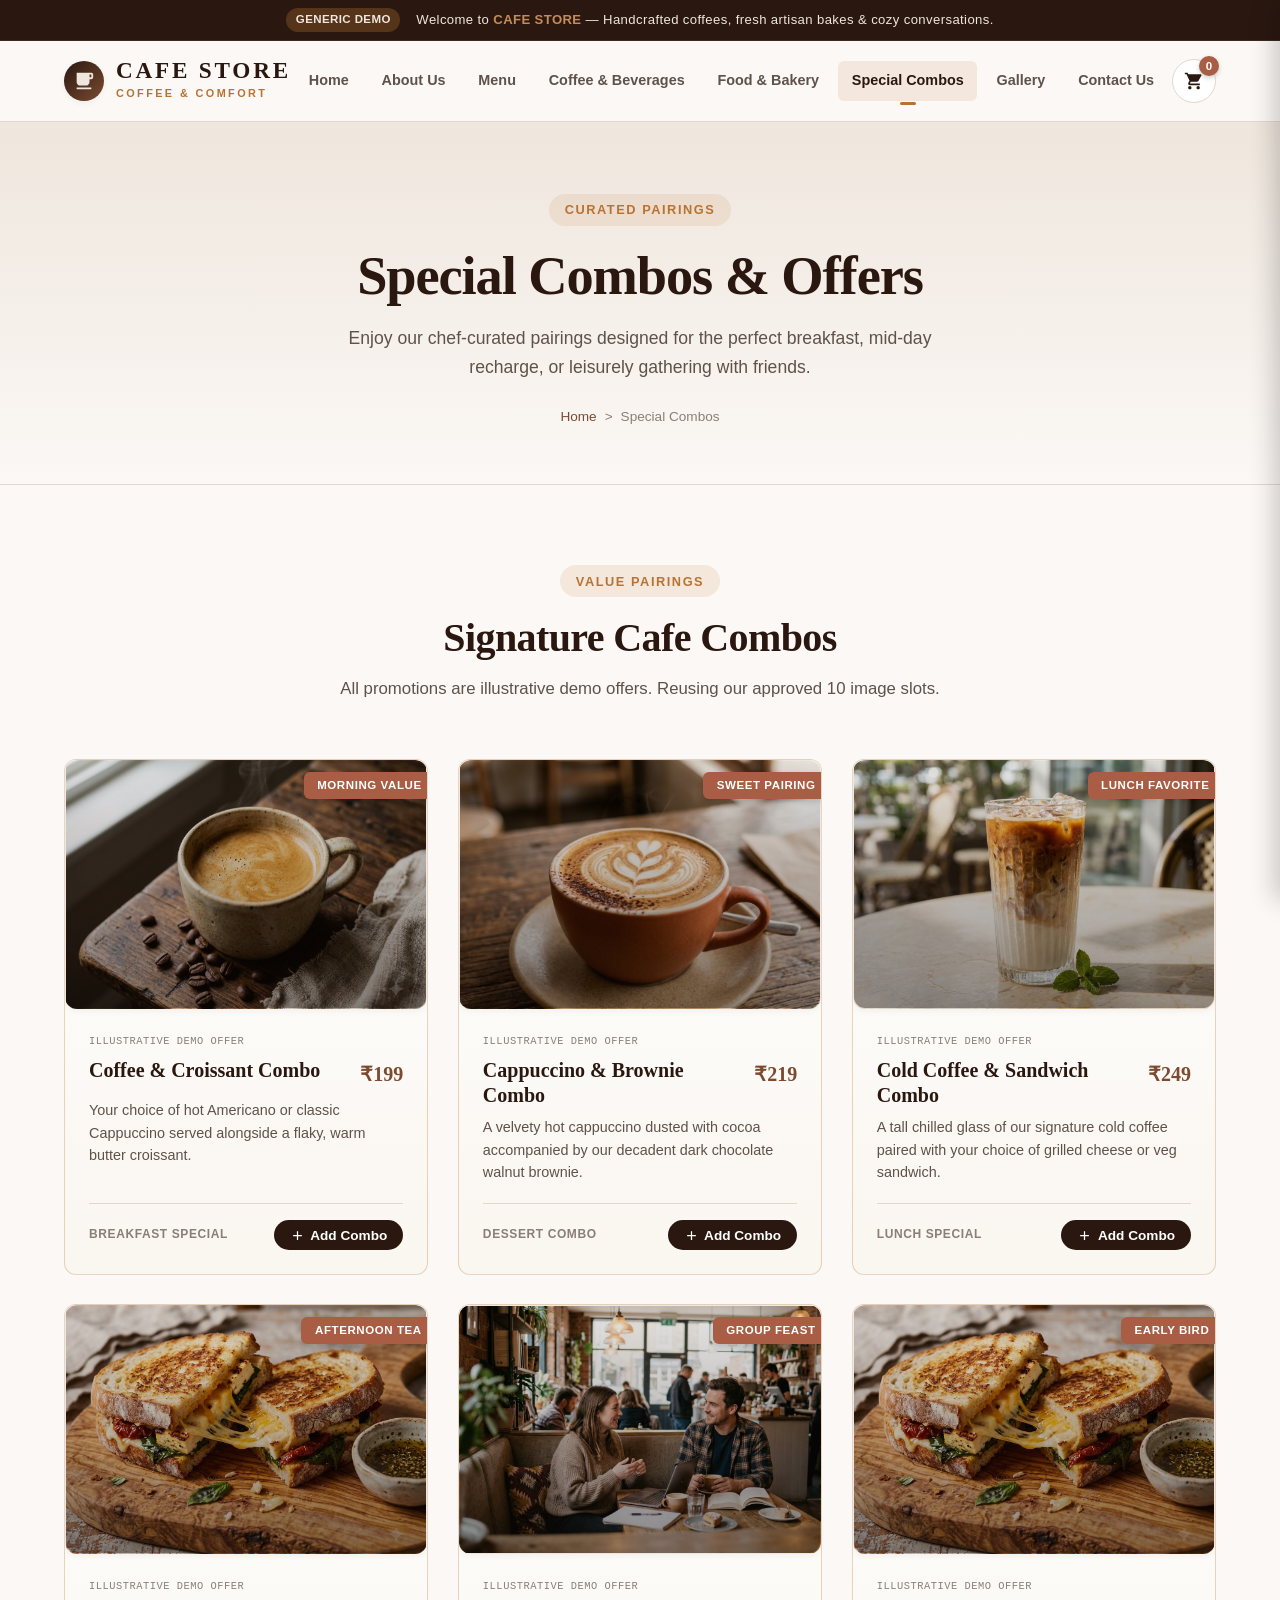
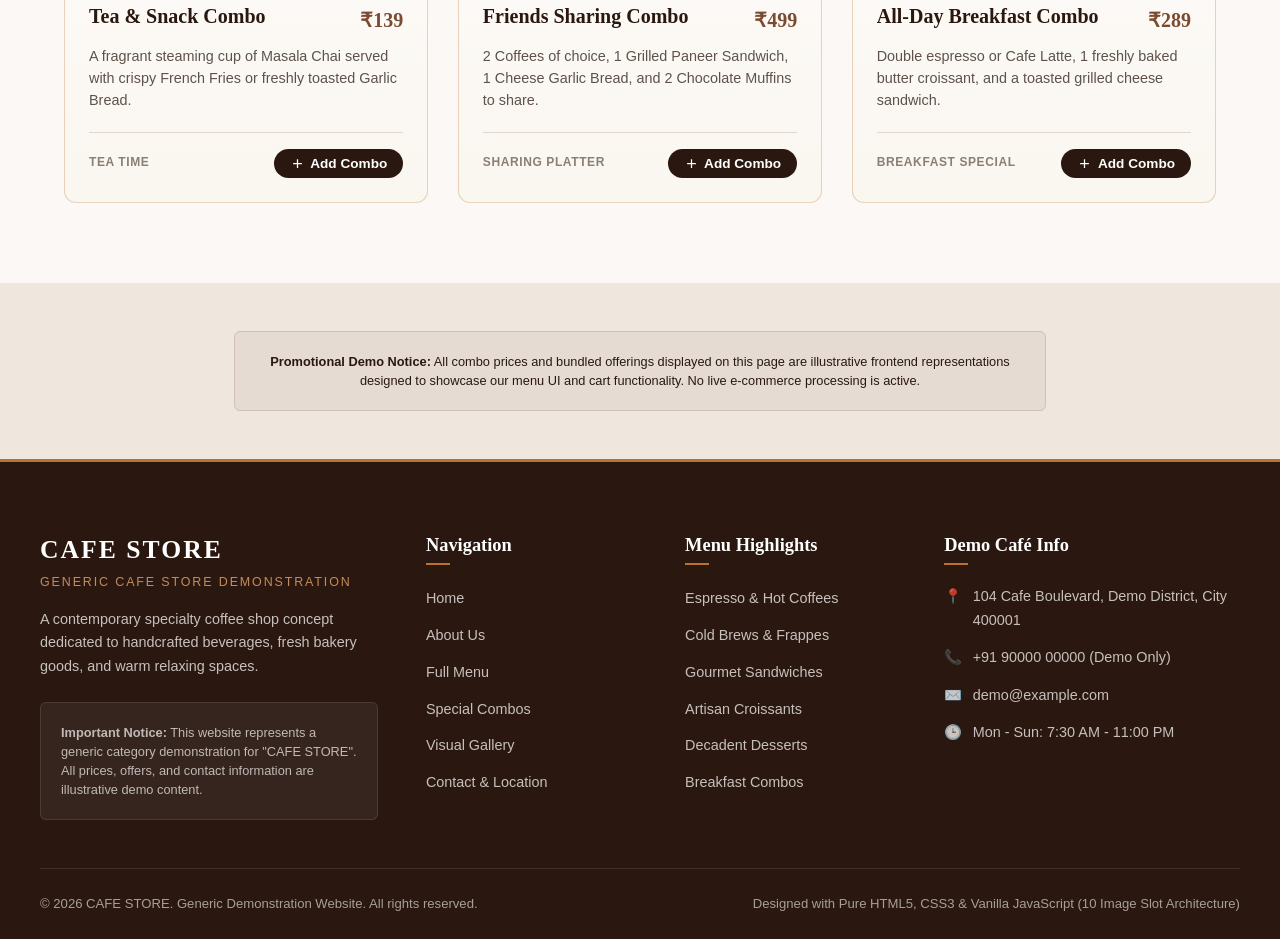
<file: combos.html>
<!DOCTYPE html>
<html lang="en">
<head>
  <meta charset="UTF-8">
  <meta name="viewport" content="width=device-width, initial-scale=1.0">
  <meta name="description" content="Explore special handcrafted cafe combos at CAFE STORE. Curated coffee, snack, sandwich, and bakery pairings at attractive demo prices.">
  <title>Special Combos | CAFE STORE</title>
  <link rel="stylesheet" href="css/style.css">
</head>
<body>

  <!-- Announcement Bar -->
  <div class="announcement-bar">
    <span class="announcement-tag">Generic Demo</span>
    <span>Welcome to <strong>CAFE STORE</strong> — Handcrafted coffees, fresh artisan bakes &amp; cozy conversations.</span>
  </div>

  <!-- Header -->
  <header class="site-header">
    <div class="container header-inner">
      <a href="index.html" class="brand-logo" aria-label="CAFE STORE Home">
        <div class="brand-icon">
          <svg viewBox="0 0 24 24"><path d="M20 3H4v10c0 2.21 1.79 4 4 4h6c2.21 0 4-1.79 4-4v-3h2c1.1 0 2-.9 2-2V5c0-1.1-.9-2-2-2zm0 5h-2V5h2v3zM4 19h16v2H4z"/></svg>
        </div>
        <div class="brand-text">
          <span class="brand-title">CAFE STORE</span>
          <span class="brand-tagline">Coffee &amp; Comfort</span>
        </div>
      </a>

      <!-- Navigation -->
      <nav class="main-nav" id="mainNav" aria-label="Main Navigation">
        <a href="index.html" class="nav-link">Home</a>
        <a href="about.html" class="nav-link">About Us</a>
        <a href="menu.html" class="nav-link">Menu</a>
        <a href="coffee.html" class="nav-link">Coffee &amp; Beverages</a>
        <a href="food.html" class="nav-link">Food &amp; Bakery</a>
        <a href="combos.html" class="nav-link active">Special Combos</a>
        <a href="gallery.html" class="nav-link">Gallery</a>
        <a href="contact.html" class="nav-link">Contact Us</a>
      </nav>

      <!-- Cart Trigger & Toggle -->
      <div class="header-actions">
        <button class="cart-trigger-btn" id="cartTrigger" aria-label="Open Cart Drawer">
          <svg width="20" height="20" viewBox="0 0 24 24" fill="currentColor">
            <path d="M7 18c-1.1 0-1.99.9-1.99 2S5.9 22 7 22s2-.9 2-2-.9-2-2-2zM1 2v2h2l3.6 7.59-1.35 2.45c-.16.28-.25.61-.25.96 0 1.1.9 2 2 2h12v-2H7.42c-.14 0-.25-.11-.25-.25l.03-.12.9-1.63h7.45c.75 0 1.41-.41 1.75-1.03l3.58-6.49c.08-.14.12-.31.12-.48 0-.55-.45-1-1-1H5.21l-.94-2H1zm16 16c-1.1 0-1.99.9-1.99 2s.89 2 1.99 2 2-.9 2-2-.9-2-2-2z"/>
          </svg>
          <span class="cart-badge" id="cartCountBadge">0</span>
        </button>

        <button class="mobile-nav-toggle" id="mobileNavToggle" aria-label="Toggle navigation menu">
          <span></span>
          <span></span>
          <span></span>
        </button>
      </div>
    </div>
  </header>

  <main>
    <!-- Page Hero -->
    <section class="page-hero">
      <div class="container">
        <span class="section-badge">Curated Pairings</span>
        <h1 class="page-hero-title">Special Combos &amp; Offers</h1>
        <p class="page-hero-desc">
          Enjoy our chef-curated pairings designed for the perfect breakfast, mid-day recharge, or leisurely gathering with friends.
        </p>
        <div class="breadcrumb">
          <a href="index.html">Home</a> &gt; <span>Special Combos</span>
        </div>
      </div>
    </section>

    <!-- Combos Grid -->
    <section class="section">
      <div class="container">
        <div class="section-header">
          <span class="section-badge">Value Pairings</span>
          <h2>Signature Cafe Combos</h2>
          <p class="section-subtitle">
            All promotions are illustrative demo offers. Reusing our approved 10 image slots.
          </p>
        </div>

        <div class="menu-grid">
          <!-- Combo 1: Coffee & Croissant -->
          <div class="menu-card combo-card">
            <span class="combo-ribbon">Morning Value</span>
            <!-- Planned Image Slot 2: coffee-cup (Reused) -->
            <div class="img-placeholder-slot img-slot-coffee-cup ratio-card">
              <span class="placeholder-badge">Slot 2: coffee-cup</span>
              <div class="placeholder-content">
                <div class="placeholder-icon"><svg viewBox="0 0 24 24"><path d="M20 3H4v10c0 2.21 1.79 4 4 4h6c2.21 0 4-1.79 4-4v-3h2c1.1 0 2-.9 2-2V5c0-1.1-.9-2-2-2zm0 5h-2V5h2v3zM4 19h16v2H4z"/></svg></div>
                <div class="placeholder-title">Coffee &amp; Croissant</div>
                <div class="placeholder-hint">/* coffee-cup.jpg */</div>
              </div>
            </div>
            <div class="menu-card-body">
              <span class="demo-tag">Illustrative Demo Offer</span>
              <div class="menu-card-header">
                <h3 class="menu-item-name">Coffee &amp; Croissant Combo</h3>
                <span class="menu-item-price">₹199</span>
              </div>
              <p class="menu-item-desc">Your choice of hot Americano or classic Cappuccino served alongside a flaky, warm butter croissant.</p>
              <div class="menu-card-footer">
                <span class="category-tag">Breakfast Special</span>
                <button class="btn-add-cart" data-id="combo-croissant" data-name="Coffee & Croissant Combo" data-price="199">
                  <svg viewBox="0 0 24 24"><path d="M19 13h-6v6h-2v-6H5v-2h6V5h2v6h6v2z"/></svg> Add Combo
                </button>
              </div>
            </div>
          </div>

          <!-- Combo 2: Cappuccino & Brownie -->
          <div class="menu-card combo-card">
            <span class="combo-ribbon">Sweet Pairing</span>
            <!-- Planned Image Slot 5: cappuccino (Reused) -->
            <div class="img-placeholder-slot img-slot-cappuccino ratio-card">
              <span class="placeholder-badge">Slot 5: cappuccino</span>
              <div class="placeholder-content">
                <div class="placeholder-icon"><svg viewBox="0 0 24 24"><path d="M20 3H4v10c0 2.21 1.79 4 4 4h6c2.21 0 4-1.79 4-4v-3h2c1.1 0 2-.9 2-2V5c0-1.1-.9-2-2-2zm0 5h-2V5h2v3zM4 19h16v2H4z"/></svg></div>
                <div class="placeholder-title">Cappuccino &amp; Brownie</div>
                <div class="placeholder-hint">/* cappuccino.jpg */</div>
              </div>
            </div>
            <div class="menu-card-body">
              <span class="demo-tag">Illustrative Demo Offer</span>
              <div class="menu-card-header">
                <h3 class="menu-item-name">Cappuccino &amp; Brownie Combo</h3>
                <span class="menu-item-price">₹219</span>
              </div>
              <p class="menu-item-desc">A velvety hot cappuccino dusted with cocoa accompanied by our decadent dark chocolate walnut brownie.</p>
              <div class="menu-card-footer">
                <span class="category-tag">Dessert Combo</span>
                <button class="btn-add-cart" data-id="combo-brownie" data-name="Cappuccino & Brownie Combo" data-price="219">
                  <svg viewBox="0 0 24 24"><path d="M19 13h-6v6h-2v-6H5v-2h6V5h2v6h6v2z"/></svg> Add Combo
                </button>
              </div>
            </div>
          </div>

          <!-- Combo 3: Cold Coffee & Sandwich -->
          <div class="menu-card combo-card">
            <span class="combo-ribbon">Lunch Favorite</span>
            <!-- Planned Image Slot 6: iced-coffee (Reused) -->
            <div class="img-placeholder-slot img-slot-iced-coffee ratio-card">
              <span class="placeholder-badge">Slot 6: iced-coffee</span>
              <div class="placeholder-content">
                <div class="placeholder-icon"><svg viewBox="0 0 24 24"><path d="M12 2c1.1 0 2 .9 2 2v1h4c1.1 0 2 .9 2 2v13c0 1.1-.9 2-2 2H6c-1.1 0-2-.9-2-2V7c0-1.1.9-2 2-2h4V4c0-1.1.9-2 2-2z"/></svg></div>
                <div class="placeholder-title">Cold Brew &amp; Sandwich</div>
                <div class="placeholder-hint">/* iced-coffee.jpg */</div>
              </div>
            </div>
            <div class="menu-card-body">
              <span class="demo-tag">Illustrative Demo Offer</span>
              <div class="menu-card-header">
                <h3 class="menu-item-name">Cold Coffee &amp; Sandwich Combo</h3>
                <span class="menu-item-price">₹249</span>
              </div>
              <p class="menu-item-desc">A tall chilled glass of our signature cold coffee paired with your choice of grilled cheese or veg sandwich.</p>
              <div class="menu-card-footer">
                <span class="category-tag">Lunch Special</span>
                <button class="btn-add-cart" data-id="combo-sandwich" data-name="Cold Coffee & Sandwich Combo" data-price="249">
                  <svg viewBox="0 0 24 24"><path d="M19 13h-6v6h-2v-6H5v-2h6V5h2v6h6v2z"/></svg> Add Combo
                </button>
              </div>
            </div>
          </div>

          <!-- Combo 4: Tea & Snack Combo -->
          <div class="menu-card combo-card">
            <span class="combo-ribbon">Afternoon Tea</span>
            <!-- Planned Image Slot 7: sandwich (Reused) -->
            <div class="img-placeholder-slot img-slot-sandwich ratio-card">
              <span class="placeholder-badge">Slot 7: sandwich</span>
              <div class="placeholder-content">
                <div class="placeholder-icon"><svg viewBox="0 0 24 24"><path d="M19 3H5c-1.1 0-2 .9-2 2v14c0 1.1.9 2 2 2h14c1.1 0 2-.9 2-2V5c0-1.1-.9-2-2-2z"/></svg></div>
                <div class="placeholder-title">Tea &amp; Snacks</div>
                <div class="placeholder-hint">/* sandwich.jpg */</div>
              </div>
            </div>
            <div class="menu-card-body">
              <span class="demo-tag">Illustrative Demo Offer</span>
              <div class="menu-card-header">
                <h3 class="menu-item-name">Tea &amp; Snack Combo</h3>
                <span class="menu-item-price">₹139</span>
              </div>
              <p class="menu-item-desc">A fragrant steaming cup of Masala Chai served with crispy French Fries or freshly toasted Garlic Bread.</p>
              <div class="menu-card-footer">
                <span class="category-tag">Tea Time</span>
                <button class="btn-add-cart" data-id="combo-tea-snack" data-name="Tea & Snack Combo" data-price="139">
                  <svg viewBox="0 0 24 24"><path d="M19 13h-6v6h-2v-6H5v-2h6V5h2v6h6v2z"/></svg> Add Combo
                </button>
              </div>
            </div>
          </div>

          <!-- Combo 5: Friends Sharing Combo -->
          <div class="menu-card combo-card">
            <span class="combo-ribbon">Group Feast</span>
            <!-- Planned Image Slot 10: cafe-experience (Reused) -->
            <div class="img-placeholder-slot img-slot-cafe-experience ratio-card">
              <span class="placeholder-badge">Slot 10: cafe-experience</span>
              <div class="placeholder-content">
                <div class="placeholder-icon"><svg viewBox="0 0 24 24"><path d="M16 11c1.66 0 2.99-1.34 2.99-3S17.66 5 16 5c-1.66 0-3 1.34-3 3s1.34 3 3 3zm-8 0c1.66 0 2.99-1.34 2.99-3S9.66 5 8 5C6.34 5 5 6.34 5 8s1.34 3 3 3z"/></svg></div>
                <div class="placeholder-title">Friends Sharing</div>
                <div class="placeholder-hint">/* cafe-experience.jpg */</div>
              </div>
            </div>
            <div class="menu-card-body">
              <span class="demo-tag">Illustrative Demo Offer</span>
              <div class="menu-card-header">
                <h3 class="menu-item-name">Friends Sharing Combo</h3>
                <span class="menu-item-price">₹499</span>
              </div>
              <p class="menu-item-desc">2 Coffees of choice, 1 Grilled Paneer Sandwich, 1 Cheese Garlic Bread, and 2 Chocolate Muffins to share.</p>
              <div class="menu-card-footer">
                <span class="category-tag">Sharing Platter</span>
                <button class="btn-add-cart" data-id="combo-friends" data-name="Friends Sharing Combo" data-price="499">
                  <svg viewBox="0 0 24 24"><path d="M19 13h-6v6h-2v-6H5v-2h6V5h2v6h6v2z"/></svg> Add Combo
                </button>
              </div>
            </div>
          </div>

          <!-- Combo 6: Breakfast Combo -->
          <div class="menu-card combo-card">
            <span class="combo-ribbon">Early Bird</span>
            <!-- Planned Image Slot 8: bakery-items (Reused) -->
            <div class="img-placeholder-slot img-slot-bakery-items ratio-card">
              <span class="placeholder-badge">Slot 8: bakery-items</span>
              <div class="placeholder-content">
                <div class="placeholder-icon"><svg viewBox="0 0 24 24"><path d="M12 2C6.48 2 2 6.48 2 12s4.48 10 10 10 10-4.48 10-10S17.52 2 12 2z"/></svg></div>
                <div class="placeholder-title">Breakfast Combo</div>
                <div class="placeholder-hint">/* bakery-items.jpg */</div>
              </div>
            </div>
            <div class="menu-card-body">
              <span class="demo-tag">Illustrative Demo Offer</span>
              <div class="menu-card-header">
                <h3 class="menu-item-name">All-Day Breakfast Combo</h3>
                <span class="menu-item-price">₹289</span>
              </div>
              <p class="menu-item-desc">Double espresso or Cafe Latte, 1 freshly baked butter croissant, and a toasted grilled cheese sandwich.</p>
              <div class="menu-card-footer">
                <span class="category-tag">Breakfast Special</span>
                <button class="btn-add-cart" data-id="combo-breakfast" data-name="All-Day Breakfast Combo" data-price="289">
                  <svg viewBox="0 0 24 24"><path d="M19 13h-6v6h-2v-6H5v-2h6V5h2v6h6v2z"/></svg> Add Combo
                </button>
              </div>
            </div>
          </div>
        </div>
      </div>
    </section>

    <!-- Demo Notice Banner -->
    <section class="section-sm section-alt">
      <div class="container container-narrow" style="text-align: center;">
        <div class="footer-disclaimer-card" style="background: rgba(42, 24, 16, 0.05); color: var(--color-espresso); border-color: var(--border-medium);">
          <strong>Promotional Demo Notice:</strong> All combo prices and bundled offerings displayed on this page are illustrative frontend representations designed to showcase our menu UI and cart functionality. No live e-commerce processing is active.
        </div>
      </div>
    </section>
  </main>

  <!-- Side Drawer Shopping Cart -->
  <div class="cart-overlay" id="cartOverlay"></div>
  <aside class="cart-drawer" id="cartDrawer" aria-label="Shopping Cart">
    <div class="cart-header">
      <h3 class="cart-title">
        <svg width="22" height="22" viewBox="0 0 24 24" fill="currentColor"><path d="M7 18c-1.1 0-1.99.9-1.99 2S5.9 22 7 22s2-.9 2-2-.9-2-2-2zM1 2v2h2l3.6 7.59-1.35 2.45c-.16.28-.25.61-.25.96 0 1.1.9 2 2 2h12v-2H7.42c-.14 0-.25-.11-.25-.25l.03-.12.9-1.63h7.45c.75 0 1.41-.41 1.75-1.03l3.58-6.49c.08-.14.12-.31.12-.48 0-.55-.45-1-1-1H5.21l-.94-2H1zm16 16c-1.1 0-1.99.9-1.99 2s.89 2 1.99 2 2-.9 2-2-.9-2-2-2z"/></svg>
        Demo Cafe Cart
      </h3>
      <button class="cart-close-btn" id="cartCloseBtn" aria-label="Close cart">&times;</button>
    </div>

    <div class="cart-items-body" id="cartItemsContainer"></div>

    <div class="cart-footer">
      <div class="cart-summary-row">
        <span>Subtotal</span>
        <span id="cartSubtotal">₹0</span>
      </div>
      <div class="cart-summary-row">
        <span>Taxes &amp; Service</span>
        <span>Included (Demo)</span>
      </div>
      <div class="cart-summary-total">
        <span>Total Demo Amount</span>
        <span id="cartTotal">₹0</span>
      </div>
      <button class="btn btn-primary" id="checkoutDemoBtn" style="width: 100%;">
        Proceed to Demo Checkout
      </button>
      <p class="checkout-demo-notice">
        * Generic category demo website. No actual orders or financial transactions occur.
      </p>
    </div>
  </aside>

  <!-- Global Footer -->
  <footer class="site-footer">
    <div class="container footer-top">
      <div class="footer-grid">
        <div>
          <h3 class="footer-brand-title">CAFE STORE</h3>
          <span class="footer-brand-sub">Generic Cafe Store Demonstration</span>
          <p class="footer-desc">
            A contemporary specialty coffee shop concept dedicated to handcrafted beverages, fresh bakery goods, and warm relaxing spaces.
          </p>
          <div class="footer-disclaimer-card">
            <strong>Important Notice:</strong> This website represents a generic category demonstration for "CAFE STORE". All prices, offers, and contact information are illustrative demo content.
          </div>
        </div>

        <div>
          <h4 class="footer-heading">Navigation</h4>
          <ul class="footer-links">
            <li><a href="index.html">Home</a></li>
            <li><a href="about.html">About Us</a></li>
            <li><a href="menu.html">Full Menu</a></li>
            <li><a href="combos.html">Special Combos</a></li>
            <li><a href="gallery.html">Visual Gallery</a></li>
            <li><a href="contact.html">Contact &amp; Location</a></li>
          </ul>
        </div>

        <div>
          <h4 class="footer-heading">Menu Highlights</h4>
          <ul class="footer-links">
            <li><a href="coffee.html">Espresso &amp; Hot Coffees</a></li>
            <li><a href="coffee.html">Cold Brews &amp; Frappes</a></li>
            <li><a href="food.html">Gourmet Sandwiches</a></li>
            <li><a href="food.html">Artisan Croissants</a></li>
            <li><a href="food.html">Decadent Desserts</a></li>
            <li><a href="combos.html">Breakfast Combos</a></li>
          </ul>
        </div>

        <div>
          <h4 class="footer-heading">Demo Café Info</h4>
          <ul class="footer-contact-list">
            <li class="footer-contact-item">
              <span>📍</span>
              <span>104 Cafe Boulevard, Demo District, City 400001</span>
            </li>
            <li class="footer-contact-item">
              <span>📞</span>
              <span>+91 90000 00000 (Demo Only)</span>
            </li>
            <li class="footer-contact-item">
              <span>✉️</span>
              <span>demo@example.com</span>
            </li>
            <li class="footer-contact-item">
              <span>🕒</span>
              <span>Mon - Sun: 7:30 AM - 11:00 PM</span>
            </li>
          </ul>
        </div>
      </div>
    </div>

    <div class="container footer-bottom">
      <span>&copy; 2026 CAFE STORE. Generic Demonstration Website. All rights reserved.</span>
      <span>Designed with Pure HTML5, CSS3 &amp; Vanilla JavaScript (10 Image Slot Architecture)</span>
    </div>
  </footer>

  <button class="scroll-top-btn" id="scrollTopBtn" aria-label="Scroll back to top">
    <svg width="20" height="20" viewBox="0 0 24 24" fill="currentColor"><path d="M7.41 15.41L12 10.83l4.59 4.58L18 14l-6-6-6 6z"/></svg>
  </button>

  <script src="js/script.js"></script>
</body>
</html>
</file>
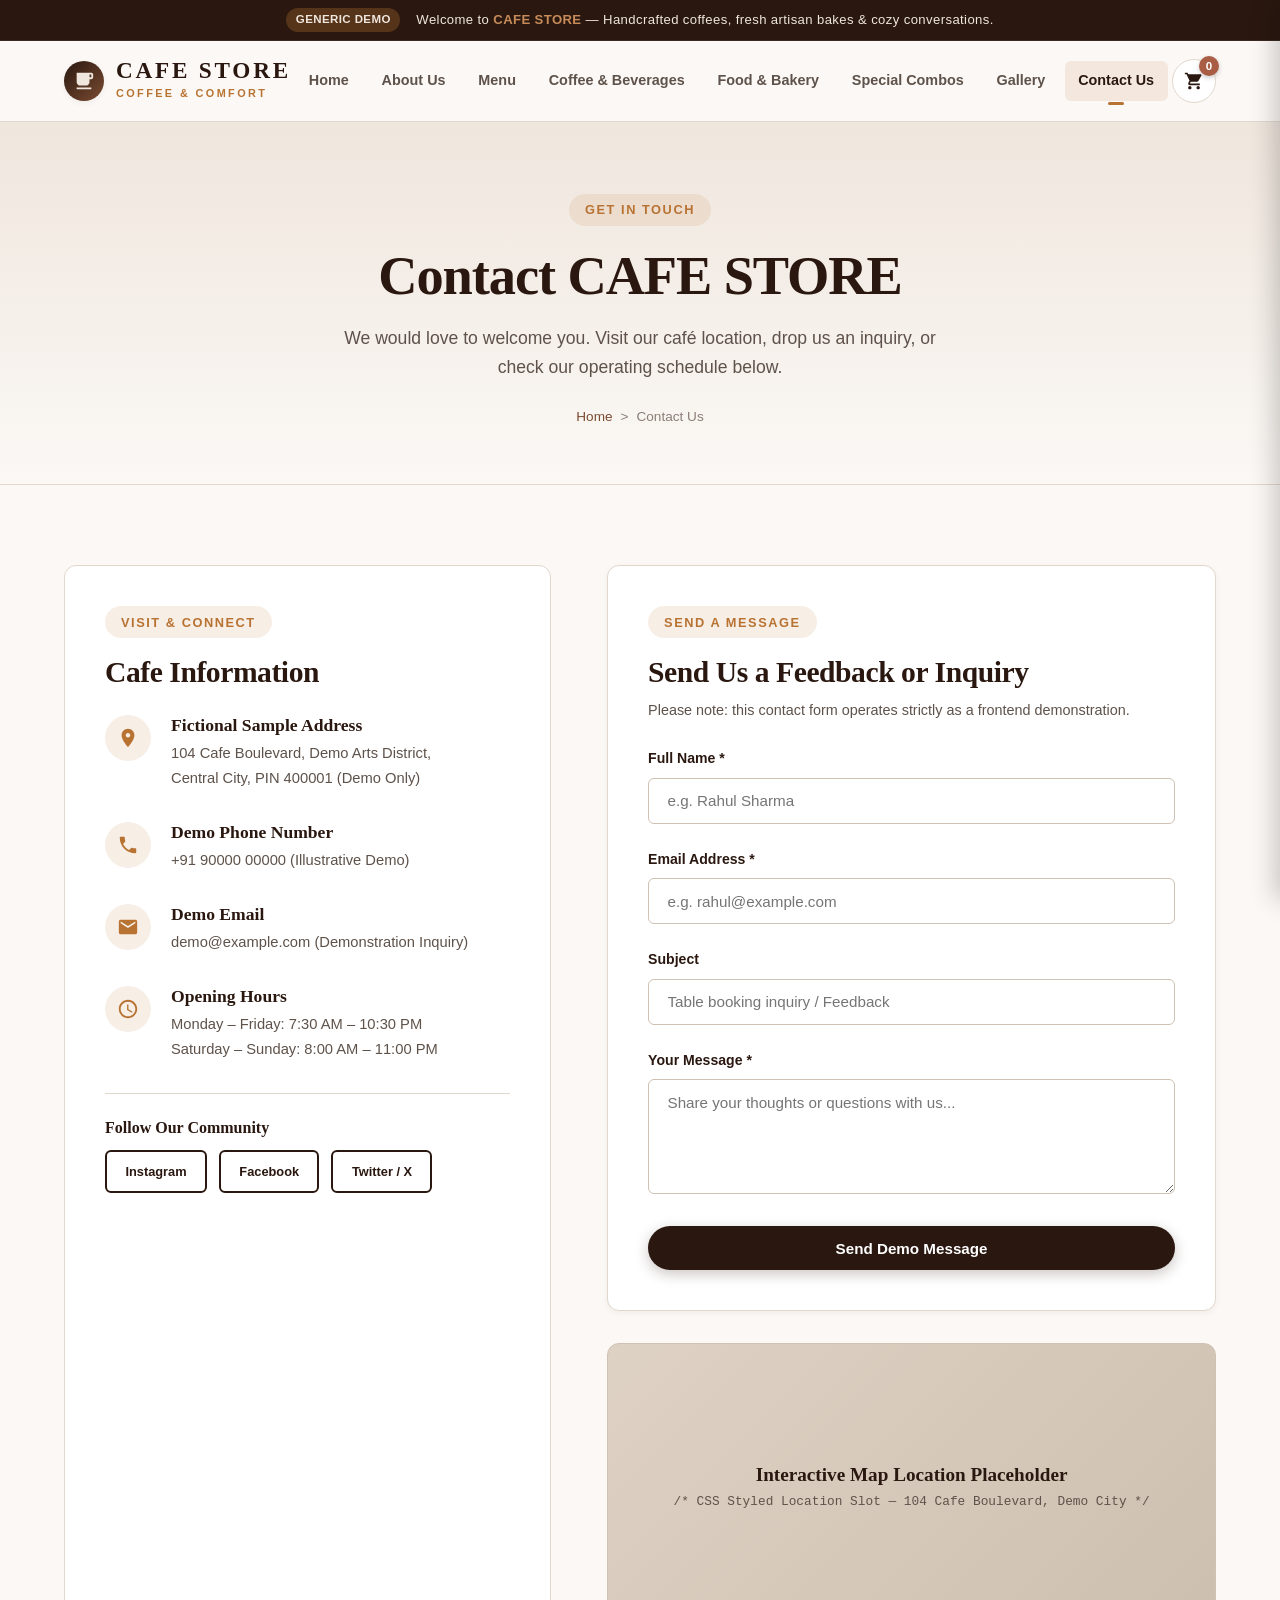
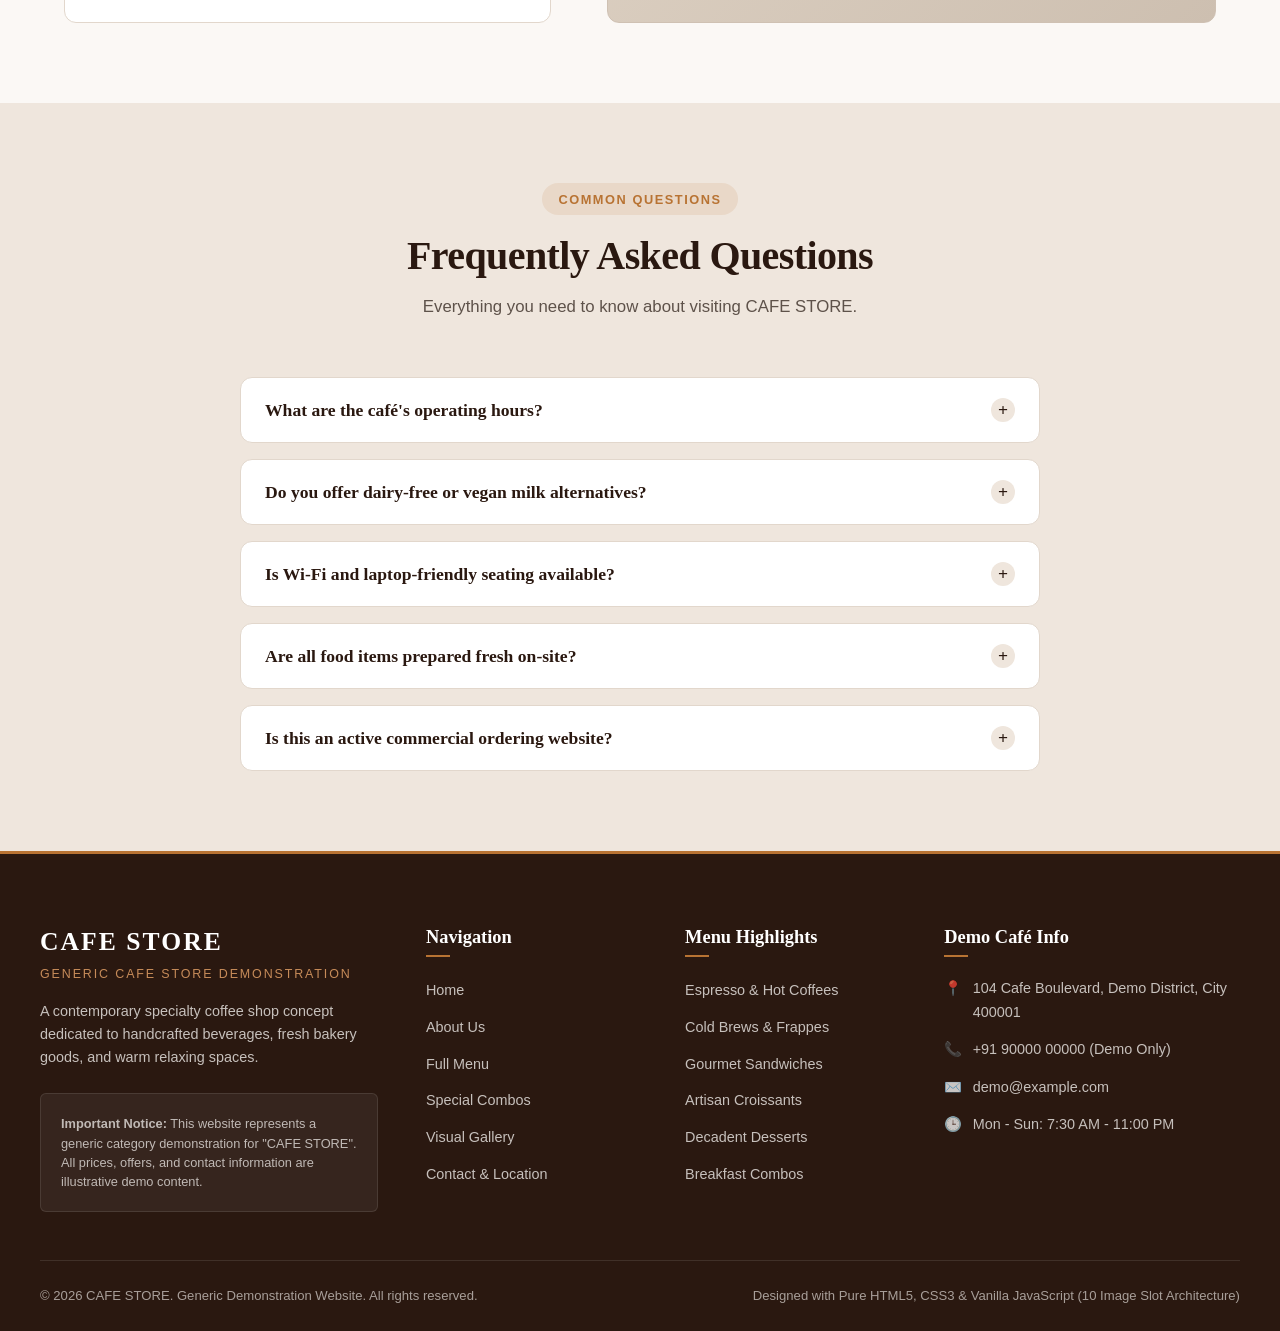
<file: contact.html>
<!DOCTYPE html>
<html lang="en">
<head>
  <meta charset="UTF-8">
  <meta name="viewport" content="width=device-width, initial-scale=1.0">
  <meta name="description" content="Contact CAFE STORE. Visit our cafe, find opening hours, get answers to frequently asked questions, or send us a message.">
  <title>Contact Us | CAFE STORE</title>
  <link rel="stylesheet" href="css/style.css">
</head>
<body>

  <!-- Top Announcement Bar -->
  <div class="announcement-bar">
    <span class="announcement-tag">Generic Demo</span>
    <span>Welcome to <strong>CAFE STORE</strong> — Handcrafted coffees, fresh artisan bakes &amp; cozy conversations.</span>
  </div>

  <!-- Header -->
  <header class="site-header">
    <div class="container header-inner">
      <a href="index.html" class="brand-logo" aria-label="CAFE STORE Home">
        <div class="brand-icon">
          <svg viewBox="0 0 24 24"><path d="M20 3H4v10c0 2.21 1.79 4 4 4h6c2.21 0 4-1.79 4-4v-3h2c1.1 0 2-.9 2-2V5c0-1.1-.9-2-2-2zm0 5h-2V5h2v3zM4 19h16v2H4z"/></svg>
        </div>
        <div class="brand-text">
          <span class="brand-title">CAFE STORE</span>
          <span class="brand-tagline">Coffee &amp; Comfort</span>
        </div>
      </a>

      <!-- Navigation -->
      <nav class="main-nav" id="mainNav" aria-label="Main Navigation">
        <a href="index.html" class="nav-link">Home</a>
        <a href="about.html" class="nav-link">About Us</a>
        <a href="menu.html" class="nav-link">Menu</a>
        <a href="coffee.html" class="nav-link">Coffee &amp; Beverages</a>
        <a href="food.html" class="nav-link">Food &amp; Bakery</a>
        <a href="combos.html" class="nav-link">Special Combos</a>
        <a href="gallery.html" class="nav-link">Gallery</a>
        <a href="contact.html" class="nav-link active">Contact Us</a>
      </nav>

      <!-- Cart Trigger & Toggle -->
      <div class="header-actions">
        <button class="cart-trigger-btn" id="cartTrigger" aria-label="Open Cart Drawer">
          <svg width="20" height="20" viewBox="0 0 24 24" fill="currentColor">
            <path d="M7 18c-1.1 0-1.99.9-1.99 2S5.9 22 7 22s2-.9 2-2-.9-2-2-2zM1 2v2h2l3.6 7.59-1.35 2.45c-.16.28-.25.61-.25.96 0 1.1.9 2 2 2h12v-2H7.42c-.14 0-.25-.11-.25-.25l.03-.12.9-1.63h7.45c.75 0 1.41-.41 1.75-1.03l3.58-6.49c.08-.14.12-.31.12-.48 0-.55-.45-1-1-1H5.21l-.94-2H1zm16 16c-1.1 0-1.99.9-1.99 2s.89 2 1.99 2 2-.9 2-2-.9-2-2-2z"/>
          </svg>
          <span class="cart-badge" id="cartCountBadge">0</span>
        </button>

        <button class="mobile-nav-toggle" id="mobileNavToggle" aria-label="Toggle navigation menu">
          <span></span>
          <span></span>
          <span></span>
        </button>
      </div>
    </div>
  </header>

  <main>
    <!-- Page Hero -->
    <section class="page-hero">
      <div class="container">
        <span class="section-badge">Get in Touch</span>
        <h1 class="page-hero-title">Contact CAFE STORE</h1>
        <p class="page-hero-desc">
          We would love to welcome you. Visit our café location, drop us an inquiry, or check our operating schedule below.
        </p>
        <div class="breadcrumb">
          <a href="index.html">Home</a> &gt; <span>Contact Us</span>
        </div>
      </div>
    </section>

    <!-- Contact Info & Form Grid -->
    <section class="section">
      <div class="container">
        <div class="contact-layout">

          <!-- Left Info Column -->
          <div class="contact-info-panel">
            <span class="section-badge">Visit &amp; Connect</span>
            <h2 style="font-size: 1.85rem; margin-bottom: 1.5rem;">Cafe Information</h2>

            <div class="contact-detail-item">
              <div class="contact-icon">
                <svg viewBox="0 0 24 24"><path d="M12 2C8.13 2 5 5.13 5 9c0 5.25 7 13 7 13s7-7.75 7-13c0-3.87-3.13-7-7-7zm0 9.5c-1.38 0-2.5-1.12-2.5-2.5s1.12-2.5 2.5-2.5 2.5 1.12 2.5 2.5-1.12 2.5-2.5 2.5z"/></svg>
              </div>
              <div class="contact-meta">
                <h4>Fictional Sample Address</h4>
                <p>104 Cafe Boulevard, Demo Arts District,<br>Central City, PIN 400001 (Demo Only)</p>
              </div>
            </div>

            <div class="contact-detail-item">
              <div class="contact-icon">
                <svg viewBox="0 0 24 24"><path d="M6.62 10.79c1.44 2.83 3.76 5.14 6.59 6.59l2.2-2.2c.27-.27.67-.36 1.02-.24 1.12.37 2.33.57 3.57.57.55 0 1 .45 1 1V20c0 .55-.45 1-1 1-9.39 0-17-7.61-17-17 0-.55.45-1 1-1h3.5c.55 0 1 .45 1 1 0 1.25.2 2.45.57 3.57.11.35.03.74-.25 1.02l-2.2 2.2z"/></svg>
              </div>
              <div class="contact-meta">
                <h4>Demo Phone Number</h4>
                <p>+91 90000 00000 (Illustrative Demo)</p>
              </div>
            </div>

            <div class="contact-detail-item">
              <div class="contact-icon">
                <svg viewBox="0 0 24 24"><path d="M20 4H4c-1.1 0-1.99.9-1.99 2L2 18c0 1.1.9 2 2 2h16c1.1 0 2-.9 2-2V6c0-1.1-.9-2-2-2zm0 4l-8 5-8-5V6l8 5 8-5v2z"/></svg>
              </div>
              <div class="contact-meta">
                <h4>Demo Email</h4>
                <p>demo@example.com (Demonstration Inquiry)</p>
              </div>
            </div>

            <div class="contact-detail-item">
              <div class="contact-icon">
                <svg viewBox="0 0 24 24"><path d="M11.99 2C6.47 2 2 6.48 2 12s4.47 10 9.99 10C17.52 22 22 17.52 22 12S17.52 2 11.99 2zM12 20c-4.42 0-8-3.58-8-8s3.58-8 8-8 8 3.58 8 8-3.58 8-8 8zm.5-13H11v6l5.25 3.15.75-1.23-4.5-2.67z"/></svg>
              </div>
              <div class="contact-meta">
                <h4>Opening Hours</h4>
                <p>Monday – Friday: 7:30 AM – 10:30 PM<br>Saturday – Sunday: 8:00 AM – 11:00 PM</p>
              </div>
            </div>

            <!-- Social Media Placeholders -->
            <div style="margin-top: 2rem; border-top: 1px solid var(--border-subtle); padding-top: 1.5rem;">
              <h4 style="font-size: 1rem; margin-bottom: 0.75rem;">Follow Our Community</h4>
              <div style="display: flex; gap: 0.75rem;">
                <a href="#social" class="btn btn-sm btn-secondary" style="border-radius: var(--radius-sm); font-size: 0.8rem;">Instagram</a>
                <a href="#social" class="btn btn-sm btn-secondary" style="border-radius: var(--radius-sm); font-size: 0.8rem;">Facebook</a>
                <a href="#social" class="btn btn-sm btn-secondary" style="border-radius: var(--radius-sm); font-size: 0.8rem;">Twitter / X</a>
              </div>
            </div>
          </div>

          <!-- Right Form Column -->
          <div>
            <div class="form-card">
              <span class="section-badge">Send a Message</span>
              <h2 style="font-size: 1.85rem; margin-bottom: 0.5rem;">Send Us a Feedback or Inquiry</h2>
              <p style="font-size: 0.9rem; margin-bottom: 1.5rem;">
                Please note: this contact form operates strictly as a frontend demonstration.
              </p>

              <!-- Success Notification Banner -->
              <div class="form-success-banner" id="contactSuccessBanner">
                <strong>Thank you!</strong> Your demo inquiry has been simulated and validated successfully. No data is stored permanently.
              </div>

              <form id="cafeContactForm" novalidate>
                <div class="form-group">
                  <label for="contactName" class="form-label">Full Name *</label>
                  <input type="text" id="contactName" class="form-control" placeholder="e.g. Rahul Sharma" required>
                  <span class="form-feedback">Please enter your full name.</span>
                </div>

                <div class="form-group">
                  <label for="contactEmail" class="form-label">Email Address *</label>
                  <input type="email" id="contactEmail" class="form-control" placeholder="e.g. rahul@example.com" required>
                  <span class="form-feedback">Please enter a valid email address.</span>
                </div>

                <div class="form-group">
                  <label for="contactSubject" class="form-label">Subject</label>
                  <input type="text" id="contactSubject" class="form-control" placeholder="Table booking inquiry / Feedback">
                </div>

                <div class="form-group">
                  <label for="contactMessage" class="form-label">Your Message *</label>
                  <textarea id="contactMessage" class="form-control" rows="5" placeholder="Share your thoughts or questions with us..." required></textarea>
                  <span class="form-feedback">Please enter a message of at least 10 characters.</span>
                </div>

                <button type="submit" class="btn btn-primary" style="width: 100%;">
                  Send Demo Message
                </button>
              </form>
            </div>

            <!-- CSS Location / Map Placeholder -->
            <div style="margin-top: 2rem;">
              <div class="map-placeholder">
                <div class="placeholder-icon" style="background: rgba(42, 24, 16, 0.15); color: var(--color-espresso);">
                  <svg viewBox="0 0 24 24"><path d="M12 2C8.13 2 5 5.13 5 9c0 5.25 7 13 7 13s7-7.75 7-13c0-3.87-3.13-7-7-7zm0 9.5c-1.38 0-2.5-1.12-2.5-2.5s1.12-2.5 2.5-2.5 2.5 1.12 2.5 2.5-1.12 2.5-2.5 2.5z"/></svg>
                </div>
                <h4 style="font-family: var(--font-heading); margin-top: 0.5rem;">Interactive Map Location Placeholder</h4>
                <p style="font-family: var(--font-mono); font-size: 0.8rem; color: var(--text-secondary); margin-top: 0.25rem;">
                  /* CSS Styled Location Slot — 104 Cafe Boulevard, Demo City */
                </p>
              </div>
            </div>
          </div>

        </div>
      </div>
    </section>

    <!-- Frequently Asked Questions (Accordion) -->
    <section class="section section-alt">
      <div class="container">
        <div class="section-header">
          <span class="section-badge">Common Questions</span>
          <h2>Frequently Asked Questions</h2>
          <p class="section-subtitle">Everything you need to know about visiting CAFE STORE.</p>
        </div>

        <div class="faq-list">
          <!-- FAQ 1 -->
          <div class="faq-item">
            <button class="faq-question-btn" type="button">
              <span>What are the café's operating hours?</span>
              <span class="faq-icon">+</span>
            </button>
            <div class="faq-answer">
              <div class="faq-answer-content">
                CAFE STORE is open Monday to Friday from 7:30 AM to 10:30 PM, and Saturday to Sunday from 8:00 AM to 11:00 PM. Hot breakfast and morning pastries are available from opening until 12:00 PM.
              </div>
            </div>
          </div>

          <!-- FAQ 2 -->
          <div class="faq-item">
            <button class="faq-question-btn" type="button">
              <span>Do you offer dairy-free or vegan milk alternatives?</span>
              <span class="faq-icon">+</span>
            </button>
            <div class="faq-answer">
              <div class="faq-answer-content">
                Yes! We offer oat milk, almond milk, and soy milk options for all espresso-based beverages, lattes, and frappes. Just mention your preference to our barista.
              </div>
            </div>
          </div>

          <!-- FAQ 3 -->
          <div class="faq-item">
            <button class="faq-question-btn" type="button">
              <span>Is Wi-Fi and laptop-friendly seating available?</span>
              <span class="faq-icon">+</span>
            </button>
            <div class="faq-answer">
              <div class="faq-answer-content">
                Absolutely. CAFE STORE is thoughtfully equipped with high-speed complimentary Wi-Fi and accessible power outlets along dedicated counter bars and booths.
              </div>
            </div>
          </div>

          <!-- FAQ 4 -->
          <div class="faq-item">
            <button class="faq-question-btn" type="button">
              <span>Are all food items prepared fresh on-site?</span>
              <span class="faq-icon">+</span>
            </button>
            <div class="faq-answer">
              <div class="faq-answer-content">
                Yes. Our butter croissants, muffins, brownies, and pastries are baked fresh every morning, and all sandwiches and snacks are grilled to order.
              </div>
            </div>
          </div>

          <!-- FAQ 5 -->
          <div class="faq-item">
            <button class="faq-question-btn" type="button">
              <span>Is this an active commercial ordering website?</span>
              <span class="faq-icon">+</span>
            </button>
            <div class="faq-answer">
              <div class="faq-answer-content">
                No. This website is a generic category demonstration for "CAFE STORE". All prices, checkout steps, reviews, and contact forms operate purely as frontend demonstrations without financial transactions.
              </div>
            </div>
          </div>
        </div>
      </div>
    </section>
  </main>

  <!-- Side Drawer Shopping Cart -->
  <div class="cart-overlay" id="cartOverlay"></div>
  <aside class="cart-drawer" id="cartDrawer" aria-label="Shopping Cart">
    <div class="cart-header">
      <h3 class="cart-title">
        <svg width="22" height="22" viewBox="0 0 24 24" fill="currentColor"><path d="M7 18c-1.1 0-1.99.9-1.99 2S5.9 22 7 22s2-.9 2-2-.9-2-2-2zM1 2v2h2l3.6 7.59-1.35 2.45c-.16.28-.25.61-.25.96 0 1.1.9 2 2 2h12v-2H7.42c-.14 0-.25-.11-.25-.25l.03-.12.9-1.63h7.45c.75 0 1.41-.41 1.75-1.03l3.58-6.49c.08-.14.12-.31.12-.48 0-.55-.45-1-1-1H5.21l-.94-2H1zm16 16c-1.1 0-1.99.9-1.99 2s.89 2 1.99 2 2-.9 2-2-.9-2-2-2z"/></svg>
        Demo Cafe Cart
      </h3>
      <button class="cart-close-btn" id="cartCloseBtn" aria-label="Close cart">&times;</button>
    </div>

    <div class="cart-items-body" id="cartItemsContainer"></div>

    <div class="cart-footer">
      <div class="cart-summary-row">
        <span>Subtotal</span>
        <span id="cartSubtotal">₹0</span>
      </div>
      <div class="cart-summary-row">
        <span>Taxes &amp; Service</span>
        <span>Included (Demo)</span>
      </div>
      <div class="cart-summary-total">
        <span>Total Demo Amount</span>
        <span id="cartTotal">₹0</span>
      </div>
      <button class="btn btn-primary" id="checkoutDemoBtn" style="width: 100%;">
        Proceed to Demo Checkout
      </button>
      <p class="checkout-demo-notice">
        * Generic category demo website. No actual orders or financial transactions occur.
      </p>
    </div>
  </aside>

  <!-- Global Footer -->
  <footer class="site-footer">
    <div class="container footer-top">
      <div class="footer-grid">
        <div>
          <h3 class="footer-brand-title">CAFE STORE</h3>
          <span class="footer-brand-sub">Generic Cafe Store Demonstration</span>
          <p class="footer-desc">
            A contemporary specialty coffee shop concept dedicated to handcrafted beverages, fresh bakery goods, and warm relaxing spaces.
          </p>
          <div class="footer-disclaimer-card">
            <strong>Important Notice:</strong> This website represents a generic category demonstration for "CAFE STORE". All prices, offers, and contact information are illustrative demo content.
          </div>
        </div>

        <div>
          <h4 class="footer-heading">Navigation</h4>
          <ul class="footer-links">
            <li><a href="index.html">Home</a></li>
            <li><a href="about.html">About Us</a></li>
            <li><a href="menu.html">Full Menu</a></li>
            <li><a href="combos.html">Special Combos</a></li>
            <li><a href="gallery.html">Visual Gallery</a></li>
            <li><a href="contact.html">Contact &amp; Location</a></li>
          </ul>
        </div>

        <div>
          <h4 class="footer-heading">Menu Highlights</h4>
          <ul class="footer-links">
            <li><a href="coffee.html">Espresso &amp; Hot Coffees</a></li>
            <li><a href="coffee.html">Cold Brews &amp; Frappes</a></li>
            <li><a href="food.html">Gourmet Sandwiches</a></li>
            <li><a href="food.html">Artisan Croissants</a></li>
            <li><a href="food.html">Decadent Desserts</a></li>
            <li><a href="combos.html">Breakfast Combos</a></li>
          </ul>
        </div>

        <div>
          <h4 class="footer-heading">Demo Café Info</h4>
          <ul class="footer-contact-list">
            <li class="footer-contact-item">
              <span>📍</span>
              <span>104 Cafe Boulevard, Demo District, City 400001</span>
            </li>
            <li class="footer-contact-item">
              <span>📞</span>
              <span>+91 90000 00000 (Demo Only)</span>
            </li>
            <li class="footer-contact-item">
              <span>✉️</span>
              <span>demo@example.com</span>
            </li>
            <li class="footer-contact-item">
              <span>🕒</span>
              <span>Mon - Sun: 7:30 AM - 11:00 PM</span>
            </li>
          </ul>
        </div>
      </div>
    </div>

    <div class="container footer-bottom">
      <span>&copy; 2026 CAFE STORE. Generic Demonstration Website. All rights reserved.</span>
      <span>Designed with Pure HTML5, CSS3 &amp; Vanilla JavaScript (10 Image Slot Architecture)</span>
    </div>
  </footer>

  <button class="scroll-top-btn" id="scrollTopBtn" aria-label="Scroll back to top">
    <svg width="20" height="20" viewBox="0 0 24 24" fill="currentColor"><path d="M7.41 15.41L12 10.83l4.59 4.58L18 14l-6-6-6 6z"/></svg>
  </button>

  <script src="js/script.js"></script>
</body>
</html>
</file>
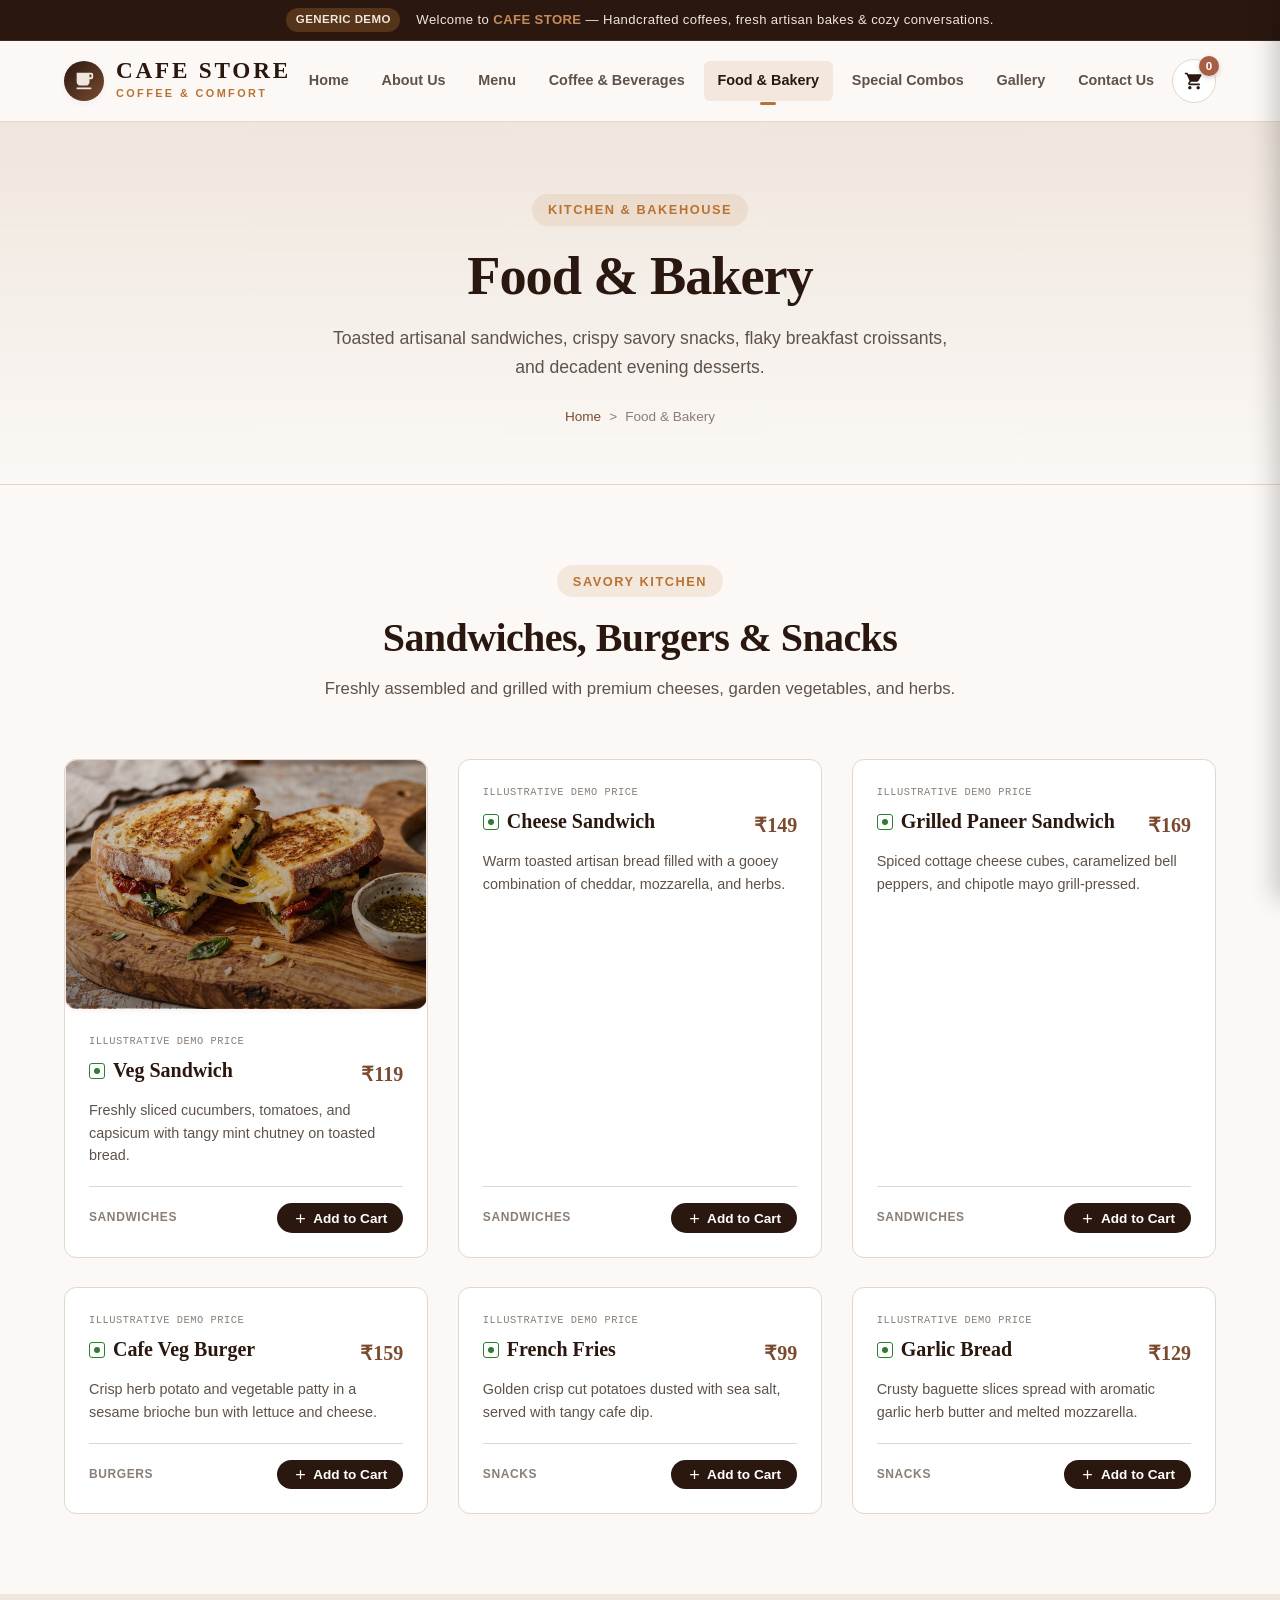
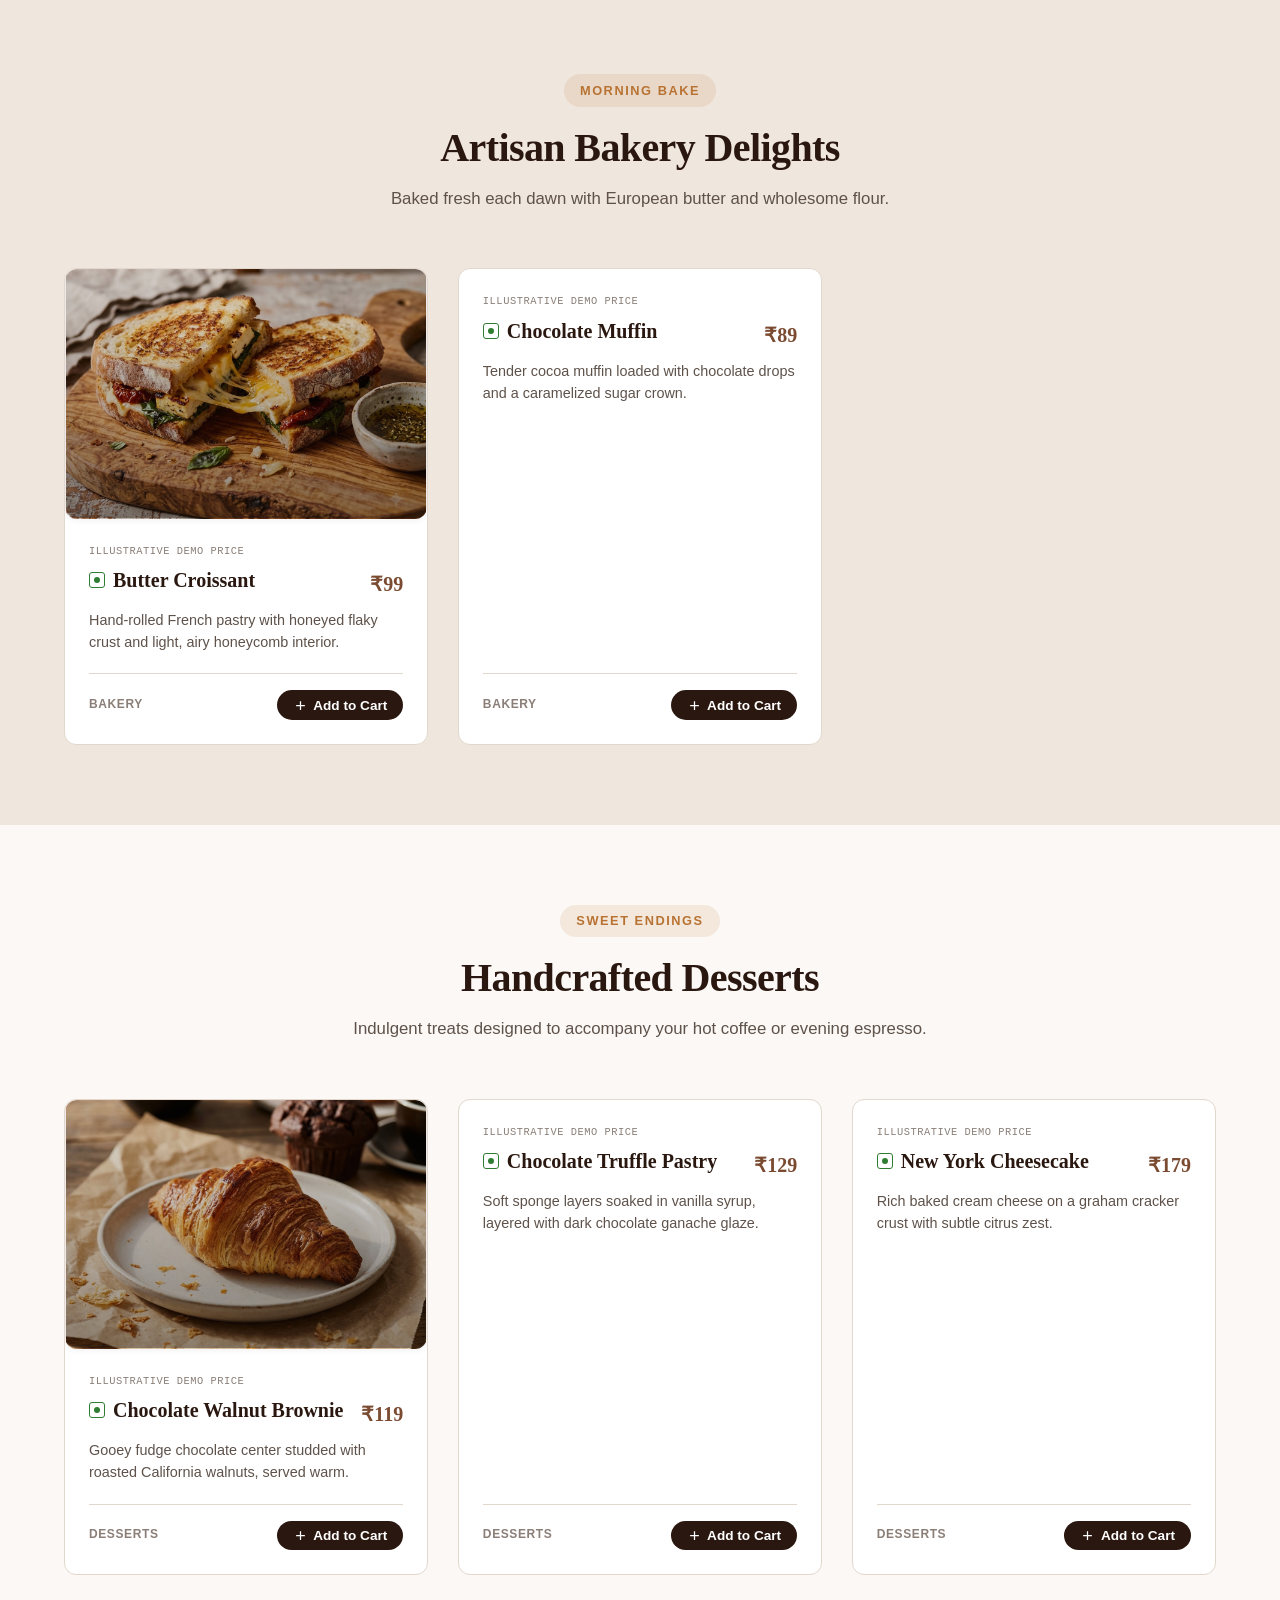
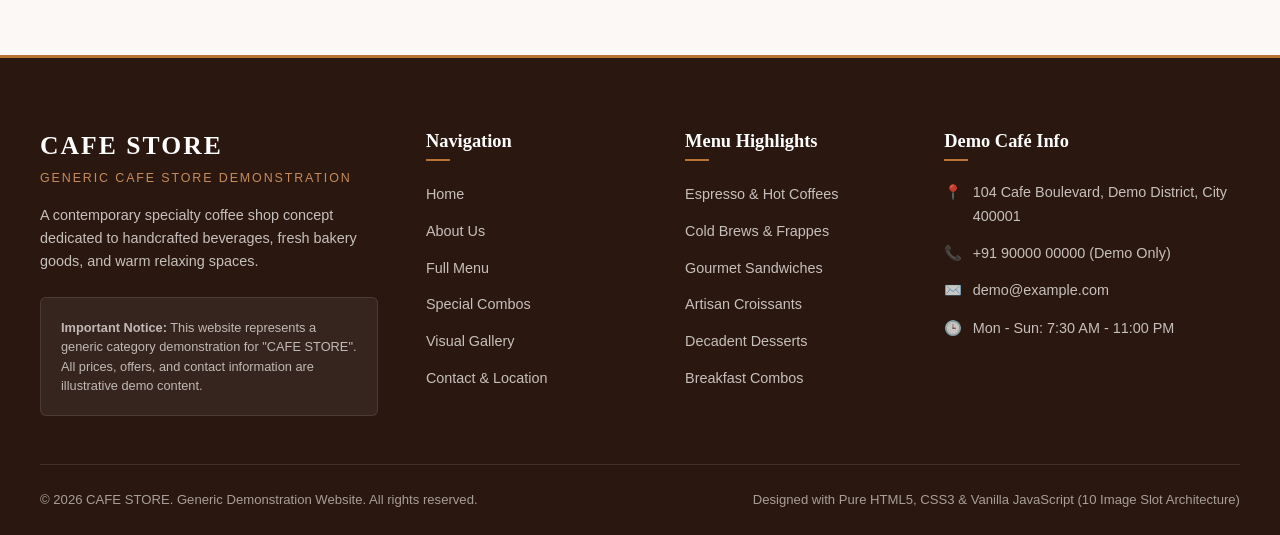
<file: food.html>
<!DOCTYPE html>
<html lang="en">
<head>
  <meta charset="UTF-8">
  <meta name="viewport" content="width=device-width, initial-scale=1.0">
  <meta name="description" content="Savor gourmet sandwiches, crispy snacks, freshly baked butter croissants, chocolate muffins, and desserts at CAFE STORE.">
  <title>Food &amp; Bakery | CAFE STORE</title>
  <link rel="stylesheet" href="css/style.css">
</head>
<body>

  <!-- Announcement Bar -->
  <div class="announcement-bar">
    <span class="announcement-tag">Generic Demo</span>
    <span>Welcome to <strong>CAFE STORE</strong> — Handcrafted coffees, fresh artisan bakes &amp; cozy conversations.</span>
  </div>

  <!-- Header -->
  <header class="site-header">
    <div class="container header-inner">
      <a href="index.html" class="brand-logo" aria-label="CAFE STORE Home">
        <div class="brand-icon">
          <svg viewBox="0 0 24 24"><path d="M20 3H4v10c0 2.21 1.79 4 4 4h6c2.21 0 4-1.79 4-4v-3h2c1.1 0 2-.9 2-2V5c0-1.1-.9-2-2-2zm0 5h-2V5h2v3zM4 19h16v2H4z"/></svg>
        </div>
        <div class="brand-text">
          <span class="brand-title">CAFE STORE</span>
          <span class="brand-tagline">Coffee &amp; Comfort</span>
        </div>
      </a>

      <!-- Primary Navigation -->
      <nav class="main-nav" id="mainNav" aria-label="Main Navigation">
        <a href="index.html" class="nav-link">Home</a>
        <a href="about.html" class="nav-link">About Us</a>
        <a href="menu.html" class="nav-link">Menu</a>
        <a href="coffee.html" class="nav-link">Coffee &amp; Beverages</a>
        <a href="food.html" class="nav-link active">Food &amp; Bakery</a>
        <a href="combos.html" class="nav-link">Special Combos</a>
        <a href="gallery.html" class="nav-link">Gallery</a>
        <a href="contact.html" class="nav-link">Contact Us</a>
      </nav>

      <!-- Cart Trigger & Toggle -->
      <div class="header-actions">
        <button class="cart-trigger-btn" id="cartTrigger" aria-label="Open Cart Drawer">
          <svg width="20" height="20" viewBox="0 0 24 24" fill="currentColor">
            <path d="M7 18c-1.1 0-1.99.9-1.99 2S5.9 22 7 22s2-.9 2-2-.9-2-2-2zM1 2v2h2l3.6 7.59-1.35 2.45c-.16.28-.25.61-.25.96 0 1.1.9 2 2 2h12v-2H7.42c-.14 0-.25-.11-.25-.25l.03-.12.9-1.63h7.45c.75 0 1.41-.41 1.75-1.03l3.58-6.49c.08-.14.12-.31.12-.48 0-.55-.45-1-1-1H5.21l-.94-2H1zm16 16c-1.1 0-1.99.9-1.99 2s.89 2 1.99 2 2-.9 2-2-.9-2-2-2z"/>
          </svg>
          <span class="cart-badge" id="cartCountBadge">0</span>
        </button>

        <button class="mobile-nav-toggle" id="mobileNavToggle" aria-label="Toggle navigation menu">
          <span></span>
          <span></span>
          <span></span>
        </button>
      </div>
    </div>
  </header>

  <main>
    <!-- Page Hero -->
    <section class="page-hero">
      <div class="container">
        <span class="section-badge">Kitchen &amp; Bakehouse</span>
        <h1 class="page-hero-title">Food &amp; Bakery</h1>
        <p class="page-hero-desc">
          Toasted artisanal sandwiches, crispy savory snacks, flaky breakfast croissants, and decadent evening desserts.
        </p>
        <div class="breadcrumb">
          <a href="index.html">Home</a> &gt; <span>Food &amp; Bakery</span>
        </div>
      </div>
    </section>

    <!-- Savory Sandwiches & Snacks -->
    <section class="section">
      <div class="container">
        <div class="section-header">
          <span class="section-badge">Savory Kitchen</span>
          <h2>Sandwiches, Burgers &amp; Snacks</h2>
          <p class="section-subtitle">Freshly assembled and grilled with premium cheeses, garden vegetables, and herbs.</p>
        </div>

        <div class="menu-grid">
          <!-- Veg Sandwich -->
          <div class="menu-card">
            <!-- Planned Image Slot 7: sandwich (Reused) -->
            <div class="img-placeholder-slot img-slot-sandwich ratio-card">
              <span class="placeholder-badge">Slot 7: sandwich</span>
              <div class="placeholder-content">
                <div class="placeholder-icon"><svg viewBox="0 0 24 24"><path d="M19 3H5c-1.1 0-2 .9-2 2v14c0 1.1.9 2 2 2h14c1.1 0 2-.9 2-2V5c0-1.1-.9-2-2-2z"/></svg></div>
                <div class="placeholder-title">Gourmet Sandwiches</div>
                <div class="placeholder-hint">/* sandwich.jpg */</div>
              </div>
            </div>
            <div class="menu-card-body">
              <span class="demo-tag">Illustrative Demo Price</span>
              <div class="menu-card-header">
                <h3 class="menu-item-name"><span class="veg-badge" title="Vegetarian"></span> Veg Sandwich</h3>
                <span class="menu-item-price">₹119</span>
              </div>
              <p class="menu-item-desc">Freshly sliced cucumbers, tomatoes, and capsicum with tangy mint chutney on toasted bread.</p>
              <div class="menu-card-footer">
                <span class="category-tag">Sandwiches</span>
                <button class="btn-add-cart" data-id="veg-sandwich-food" data-name="Veg Sandwich" data-price="119">
                  <svg viewBox="0 0 24 24"><path d="M19 13h-6v6h-2v-6H5v-2h6V5h2v6h6v2z"/></svg> Add to Cart
                </button>
              </div>
            </div>
          </div>

          <!-- Cheese Sandwich -->
          <div class="menu-card">
            <div class="menu-card-body">
              <span class="demo-tag">Illustrative Demo Price</span>
              <div class="menu-card-header">
                <h3 class="menu-item-name"><span class="veg-badge" title="Vegetarian"></span> Cheese Sandwich</h3>
                <span class="menu-item-price">₹149</span>
              </div>
              <p class="menu-item-desc">Warm toasted artisan bread filled with a gooey combination of cheddar, mozzarella, and herbs.</p>
              <div class="menu-card-footer">
                <span class="category-tag">Sandwiches</span>
                <button class="btn-add-cart" data-id="cheese-sandwich-food" data-name="Cheese Sandwich" data-price="149">
                  <svg viewBox="0 0 24 24"><path d="M19 13h-6v6h-2v-6H5v-2h6V5h2v6h6v2z"/></svg> Add to Cart
                </button>
              </div>
            </div>
          </div>

          <!-- Grilled Paneer Sandwich -->
          <div class="menu-card">
            <div class="menu-card-body">
              <span class="demo-tag">Illustrative Demo Price</span>
              <div class="menu-card-header">
                <h3 class="menu-item-name"><span class="veg-badge" title="Vegetarian"></span> Grilled Paneer Sandwich</h3>
                <span class="menu-item-price">₹169</span>
              </div>
              <p class="menu-item-desc">Spiced cottage cheese cubes, caramelized bell peppers, and chipotle mayo grill-pressed.</p>
              <div class="menu-card-footer">
                <span class="category-tag">Sandwiches</span>
                <button class="btn-add-cart" data-id="paneer-sandwich-food" data-name="Grilled Paneer Sandwich" data-price="169">
                  <svg viewBox="0 0 24 24"><path d="M19 13h-6v6h-2v-6H5v-2h6V5h2v6h6v2z"/></svg> Add to Cart
                </button>
              </div>
            </div>
          </div>

          <!-- Classic Cafe Burger -->
          <div class="menu-card">
            <div class="menu-card-body">
              <span class="demo-tag">Illustrative Demo Price</span>
              <div class="menu-card-header">
                <h3 class="menu-item-name"><span class="veg-badge" title="Vegetarian"></span> Cafe Veg Burger</h3>
                <span class="menu-item-price">₹159</span>
              </div>
              <p class="menu-item-desc">Crisp herb potato and vegetable patty in a sesame brioche bun with lettuce and cheese.</p>
              <div class="menu-card-footer">
                <span class="category-tag">Burgers</span>
                <button class="btn-add-cart" data-id="cafe-burger" data-name="Cafe Veg Burger" data-price="159">
                  <svg viewBox="0 0 24 24"><path d="M19 13h-6v6h-2v-6H5v-2h6V5h2v6h6v2z"/></svg> Add to Cart
                </button>
              </div>
            </div>
          </div>

          <!-- French Fries -->
          <div class="menu-card">
            <div class="menu-card-body">
              <span class="demo-tag">Illustrative Demo Price</span>
              <div class="menu-card-header">
                <h3 class="menu-item-name"><span class="veg-badge" title="Vegetarian"></span> French Fries</h3>
                <span class="menu-item-price">₹99</span>
              </div>
              <p class="menu-item-desc">Golden crisp cut potatoes dusted with sea salt, served with tangy cafe dip.</p>
              <div class="menu-card-footer">
                <span class="category-tag">Snacks</span>
                <button class="btn-add-cart" data-id="french-fries-food" data-name="French Fries" data-price="99">
                  <svg viewBox="0 0 24 24"><path d="M19 13h-6v6h-2v-6H5v-2h6V5h2v6h6v2z"/></svg> Add to Cart
                </button>
              </div>
            </div>
          </div>

          <!-- Garlic Bread -->
          <div class="menu-card">
            <div class="menu-card-body">
              <span class="demo-tag">Illustrative Demo Price</span>
              <div class="menu-card-header">
                <h3 class="menu-item-name"><span class="veg-badge" title="Vegetarian"></span> Garlic Bread</h3>
                <span class="menu-item-price">₹129</span>
              </div>
              <p class="menu-item-desc">Crusty baguette slices spread with aromatic garlic herb butter and melted mozzarella.</p>
              <div class="menu-card-footer">
                <span class="category-tag">Snacks</span>
                <button class="btn-add-cart" data-id="garlic-bread-food" data-name="Garlic Bread" data-price="129">
                  <svg viewBox="0 0 24 24"><path d="M19 13h-6v6h-2v-6H5v-2h6V5h2v6h6v2z"/></svg> Add to Cart
                </button>
              </div>
            </div>
          </div>
        </div>
      </div>
    </section>

    <!-- Fresh Bakery & Pastries -->
    <section class="section section-alt">
      <div class="container">
        <div class="section-header">
          <span class="section-badge">Morning Bake</span>
          <h2>Artisan Bakery Delights</h2>
          <p class="section-subtitle">Baked fresh each dawn with European butter and wholesome flour.</p>
        </div>

        <div class="menu-grid">
          <!-- Butter Croissant -->
          <div class="menu-card">
            <!-- Planned Image Slot 8: bakery-items (Reused) -->
            <div class="img-placeholder-slot img-slot-bakery-items ratio-card">
              <span class="placeholder-badge">Slot 8: bakery-items</span>
              <div class="placeholder-content">
                <div class="placeholder-icon"><svg viewBox="0 0 24 24"><path d="M12 2C6.48 2 2 6.48 2 12s4.48 10 10 10 10-4.48 10-10S17.52 2 12 2z"/></svg></div>
                <div class="placeholder-title">Fresh Bakes</div>
                <div class="placeholder-hint">/* bakery-items.jpg */</div>
              </div>
            </div>
            <div class="menu-card-body">
              <span class="demo-tag">Illustrative Demo Price</span>
              <div class="menu-card-header">
                <h3 class="menu-item-name"><span class="veg-badge" title="Vegetarian"></span> Butter Croissant</h3>
                <span class="menu-item-price">₹99</span>
              </div>
              <p class="menu-item-desc">Hand-rolled French pastry with honeyed flaky crust and light, airy honeycomb interior.</p>
              <div class="menu-card-footer">
                <span class="category-tag">Bakery</span>
                <button class="btn-add-cart" data-id="croissant-food" data-name="Butter Croissant" data-price="99">
                  <svg viewBox="0 0 24 24"><path d="M19 13h-6v6h-2v-6H5v-2h6V5h2v6h6v2z"/></svg> Add to Cart
                </button>
              </div>
            </div>
          </div>

          <!-- Chocolate Muffin -->
          <div class="menu-card">
            <div class="menu-card-body">
              <span class="demo-tag">Illustrative Demo Price</span>
              <div class="menu-card-header">
                <h3 class="menu-item-name"><span class="veg-badge" title="Vegetarian"></span> Chocolate Muffin</h3>
                <span class="menu-item-price">₹89</span>
              </div>
              <p class="menu-item-desc">Tender cocoa muffin loaded with chocolate drops and a caramelized sugar crown.</p>
              <div class="menu-card-footer">
                <span class="category-tag">Bakery</span>
                <button class="btn-add-cart" data-id="muffin-food" data-name="Chocolate Muffin" data-price="89">
                  <svg viewBox="0 0 24 24"><path d="M19 13h-6v6h-2v-6H5v-2h6V5h2v6h6v2z"/></svg> Add to Cart
                </button>
              </div>
            </div>
          </div>
        </div>
      </div>
    </section>

    <!-- Desserts Showcase -->
    <section class="section">
      <div class="container">
        <div class="section-header">
          <span class="section-badge">Sweet Endings</span>
          <h2>Handcrafted Desserts</h2>
          <p class="section-subtitle">Indulgent treats designed to accompany your hot coffee or evening espresso.</p>
        </div>

        <div class="menu-grid">
          <!-- Brownie -->
          <div class="menu-card">
            <!-- Planned Image Slot 9: desserts (Reused) -->
            <div class="img-placeholder-slot img-slot-desserts ratio-card">
              <span class="placeholder-badge">Slot 9: desserts</span>
              <div class="placeholder-content">
                <div class="placeholder-icon"><svg viewBox="0 0 24 24"><path d="M12 6c1.11 0 2-.9 2-2 0-.38-.1-.73-.29-1.03L12 1.12l-1.71 1.85c-.19.3-.29.65-.29 1.03 0 1.1.9 2 2 2z"/></svg></div>
                <div class="placeholder-title">Desserts</div>
                <div class="placeholder-hint">/* desserts.jpg */</div>
              </div>
            </div>
            <div class="menu-card-body">
              <span class="demo-tag">Illustrative Demo Price</span>
              <div class="menu-card-header">
                <h3 class="menu-item-name"><span class="veg-badge" title="Vegetarian"></span> Chocolate Walnut Brownie</h3>
                <span class="menu-item-price">₹119</span>
              </div>
              <p class="menu-item-desc">Gooey fudge chocolate center studded with roasted California walnuts, served warm.</p>
              <div class="menu-card-footer">
                <span class="category-tag">Desserts</span>
                <button class="btn-add-cart" data-id="brownie-food" data-name="Brownie" data-price="119">
                  <svg viewBox="0 0 24 24"><path d="M19 13h-6v6h-2v-6H5v-2h6V5h2v6h6v2z"/></svg> Add to Cart
                </button>
              </div>
            </div>
          </div>

          <!-- Chocolate Pastry -->
          <div class="menu-card">
            <div class="menu-card-body">
              <span class="demo-tag">Illustrative Demo Price</span>
              <div class="menu-card-header">
                <h3 class="menu-item-name"><span class="veg-badge" title="Vegetarian"></span> Chocolate Truffle Pastry</h3>
                <span class="menu-item-price">₹129</span>
              </div>
              <p class="menu-item-desc">Soft sponge layers soaked in vanilla syrup, layered with dark chocolate ganache glaze.</p>
              <div class="menu-card-footer">
                <span class="category-tag">Desserts</span>
                <button class="btn-add-cart" data-id="choc-pastry-food" data-name="Chocolate Pastry" data-price="129">
                  <svg viewBox="0 0 24 24"><path d="M19 13h-6v6h-2v-6H5v-2h6V5h2v6h6v2z"/></svg> Add to Cart
                </button>
              </div>
            </div>
          </div>

          <!-- Cheesecake -->
          <div class="menu-card">
            <div class="menu-card-body">
              <span class="demo-tag">Illustrative Demo Price</span>
              <div class="menu-card-header">
                <h3 class="menu-item-name"><span class="veg-badge" title="Vegetarian"></span> New York Cheesecake</h3>
                <span class="menu-item-price">₹179</span>
              </div>
              <p class="menu-item-desc">Rich baked cream cheese on a graham cracker crust with subtle citrus zest.</p>
              <div class="menu-card-footer">
                <span class="category-tag">Desserts</span>
                <button class="btn-add-cart" data-id="cheesecake-food" data-name="Cheesecake" data-price="179">
                  <svg viewBox="0 0 24 24"><path d="M19 13h-6v6h-2v-6H5v-2h6V5h2v6h6v2z"/></svg> Add to Cart
                </button>
              </div>
            </div>
          </div>
        </div>
      </div>
    </section>
  </main>

  <!-- Side Drawer Shopping Cart -->
  <div class="cart-overlay" id="cartOverlay"></div>
  <aside class="cart-drawer" id="cartDrawer" aria-label="Shopping Cart">
    <div class="cart-header">
      <h3 class="cart-title">
        <svg width="22" height="22" viewBox="0 0 24 24" fill="currentColor"><path d="M7 18c-1.1 0-1.99.9-1.99 2S5.9 22 7 22s2-.9 2-2-.9-2-2-2zM1 2v2h2l3.6 7.59-1.35 2.45c-.16.28-.25.61-.25.96 0 1.1.9 2 2 2h12v-2H7.42c-.14 0-.25-.11-.25-.25l.03-.12.9-1.63h7.45c.75 0 1.41-.41 1.75-1.03l3.58-6.49c.08-.14.12-.31.12-.48 0-.55-.45-1-1-1H5.21l-.94-2H1zm16 16c-1.1 0-1.99.9-1.99 2s.89 2 1.99 2 2-.9 2-2-.9-2-2-2z"/></svg>
        Demo Cafe Cart
      </h3>
      <button class="cart-close-btn" id="cartCloseBtn" aria-label="Close cart">&times;</button>
    </div>

    <div class="cart-items-body" id="cartItemsContainer"></div>

    <div class="cart-footer">
      <div class="cart-summary-row">
        <span>Subtotal</span>
        <span id="cartSubtotal">₹0</span>
      </div>
      <div class="cart-summary-row">
        <span>Taxes &amp; Service</span>
        <span>Included (Demo)</span>
      </div>
      <div class="cart-summary-total">
        <span>Total Demo Amount</span>
        <span id="cartTotal">₹0</span>
      </div>
      <button class="btn btn-primary" id="checkoutDemoBtn" style="width: 100%;">
        Proceed to Demo Checkout
      </button>
      <p class="checkout-demo-notice">
        * Generic category demo website. No actual orders or financial transactions occur.
      </p>
    </div>
  </aside>

  <!-- Global Footer -->
  <footer class="site-footer">
    <div class="container footer-top">
      <div class="footer-grid">
        <div>
          <h3 class="footer-brand-title">CAFE STORE</h3>
          <span class="footer-brand-sub">Generic Cafe Store Demonstration</span>
          <p class="footer-desc">
            A contemporary specialty coffee shop concept dedicated to handcrafted beverages, fresh bakery goods, and warm relaxing spaces.
          </p>
          <div class="footer-disclaimer-card">
            <strong>Important Notice:</strong> This website represents a generic category demonstration for "CAFE STORE". All prices, offers, and contact information are illustrative demo content.
          </div>
        </div>

        <div>
          <h4 class="footer-heading">Navigation</h4>
          <ul class="footer-links">
            <li><a href="index.html">Home</a></li>
            <li><a href="about.html">About Us</a></li>
            <li><a href="menu.html">Full Menu</a></li>
            <li><a href="combos.html">Special Combos</a></li>
            <li><a href="gallery.html">Visual Gallery</a></li>
            <li><a href="contact.html">Contact &amp; Location</a></li>
          </ul>
        </div>

        <div>
          <h4 class="footer-heading">Menu Highlights</h4>
          <ul class="footer-links">
            <li><a href="coffee.html">Espresso &amp; Hot Coffees</a></li>
            <li><a href="coffee.html">Cold Brews &amp; Frappes</a></li>
            <li><a href="food.html">Gourmet Sandwiches</a></li>
            <li><a href="food.html">Artisan Croissants</a></li>
            <li><a href="food.html">Decadent Desserts</a></li>
            <li><a href="combos.html">Breakfast Combos</a></li>
          </ul>
        </div>

        <div>
          <h4 class="footer-heading">Demo Café Info</h4>
          <ul class="footer-contact-list">
            <li class="footer-contact-item">
              <span>📍</span>
              <span>104 Cafe Boulevard, Demo District, City 400001</span>
            </li>
            <li class="footer-contact-item">
              <span>📞</span>
              <span>+91 90000 00000 (Demo Only)</span>
            </li>
            <li class="footer-contact-item">
              <span>✉️</span>
              <span>demo@example.com</span>
            </li>
            <li class="footer-contact-item">
              <span>🕒</span>
              <span>Mon - Sun: 7:30 AM - 11:00 PM</span>
            </li>
          </ul>
        </div>
      </div>
    </div>

    <div class="container footer-bottom">
      <span>&copy; 2026 CAFE STORE. Generic Demonstration Website. All rights reserved.</span>
      <span>Designed with Pure HTML5, CSS3 &amp; Vanilla JavaScript (10 Image Slot Architecture)</span>
    </div>
  </footer>

  <button class="scroll-top-btn" id="scrollTopBtn" aria-label="Scroll back to top">
    <svg width="20" height="20" viewBox="0 0 24 24" fill="currentColor"><path d="M7.41 15.41L12 10.83l4.59 4.58L18 14l-6-6-6 6z"/></svg>
  </button>

  <script src="js/script.js"></script>
</body>
</html>
</file>
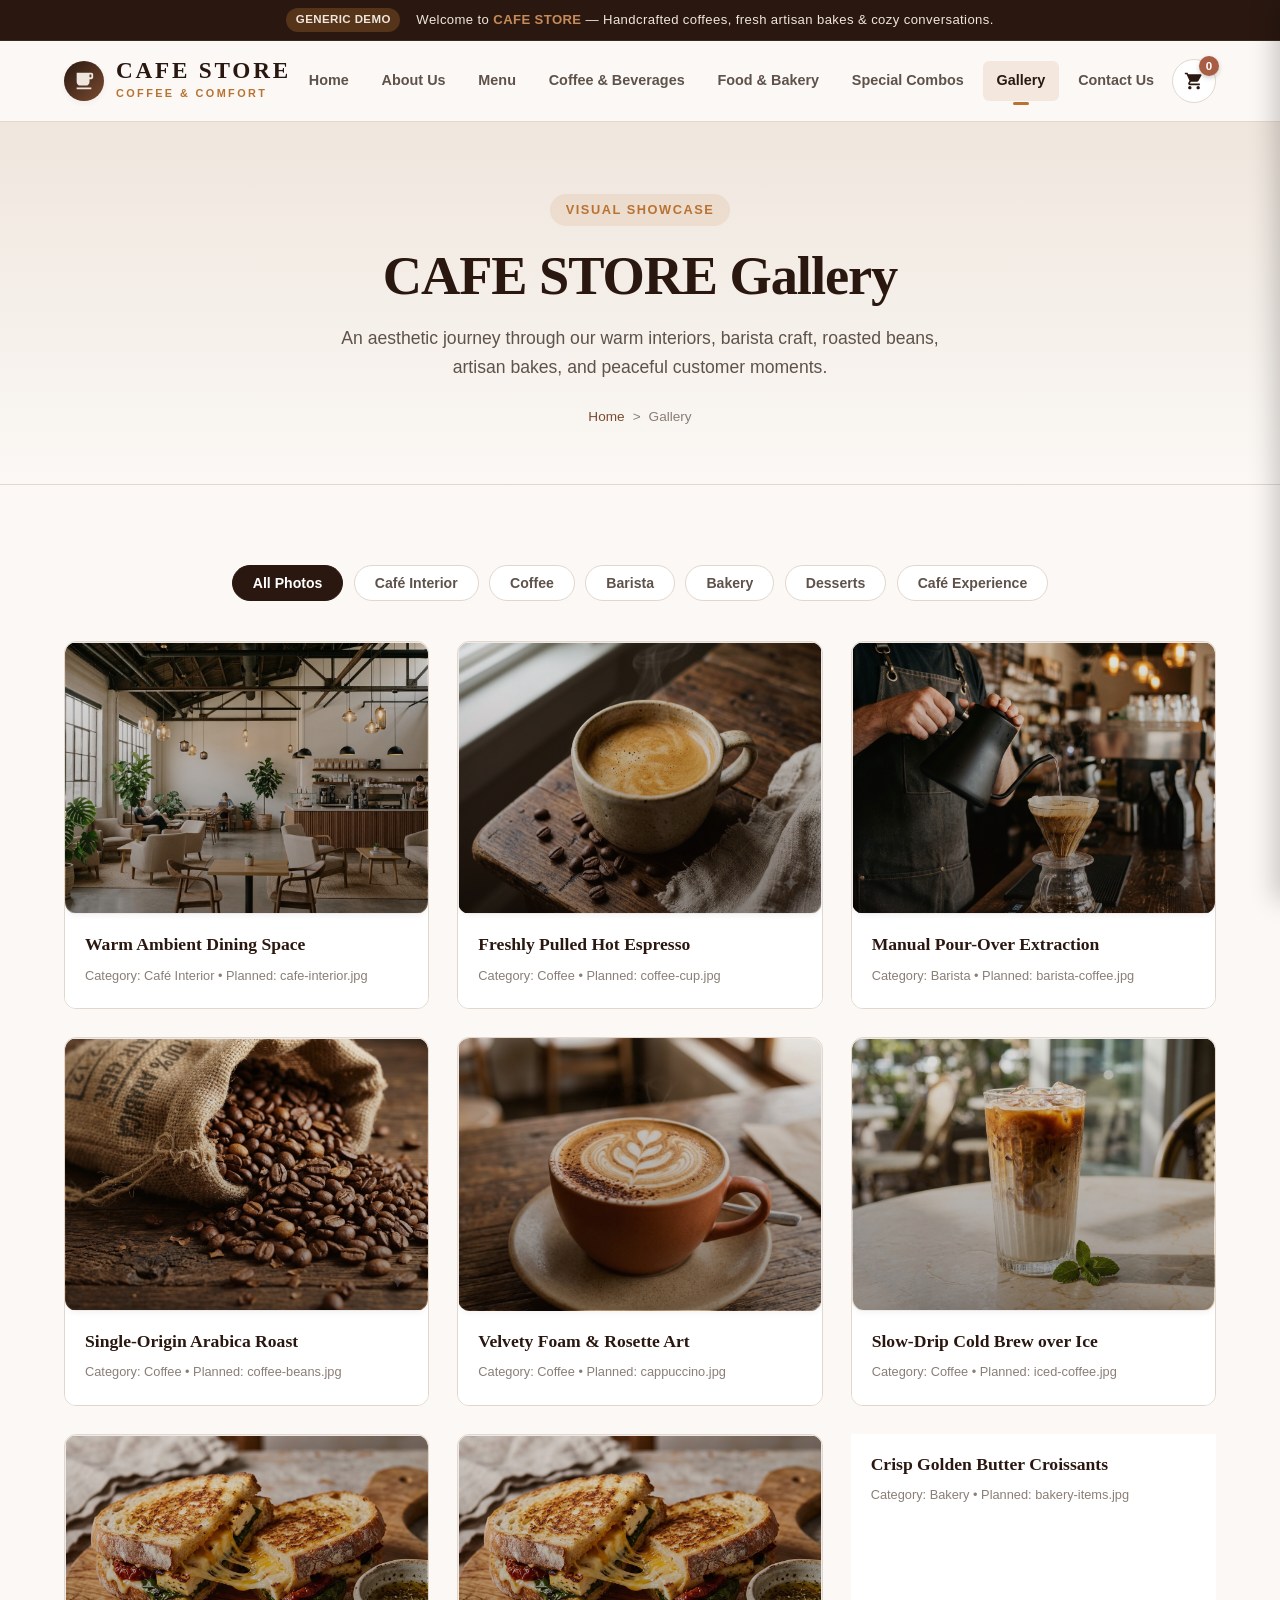
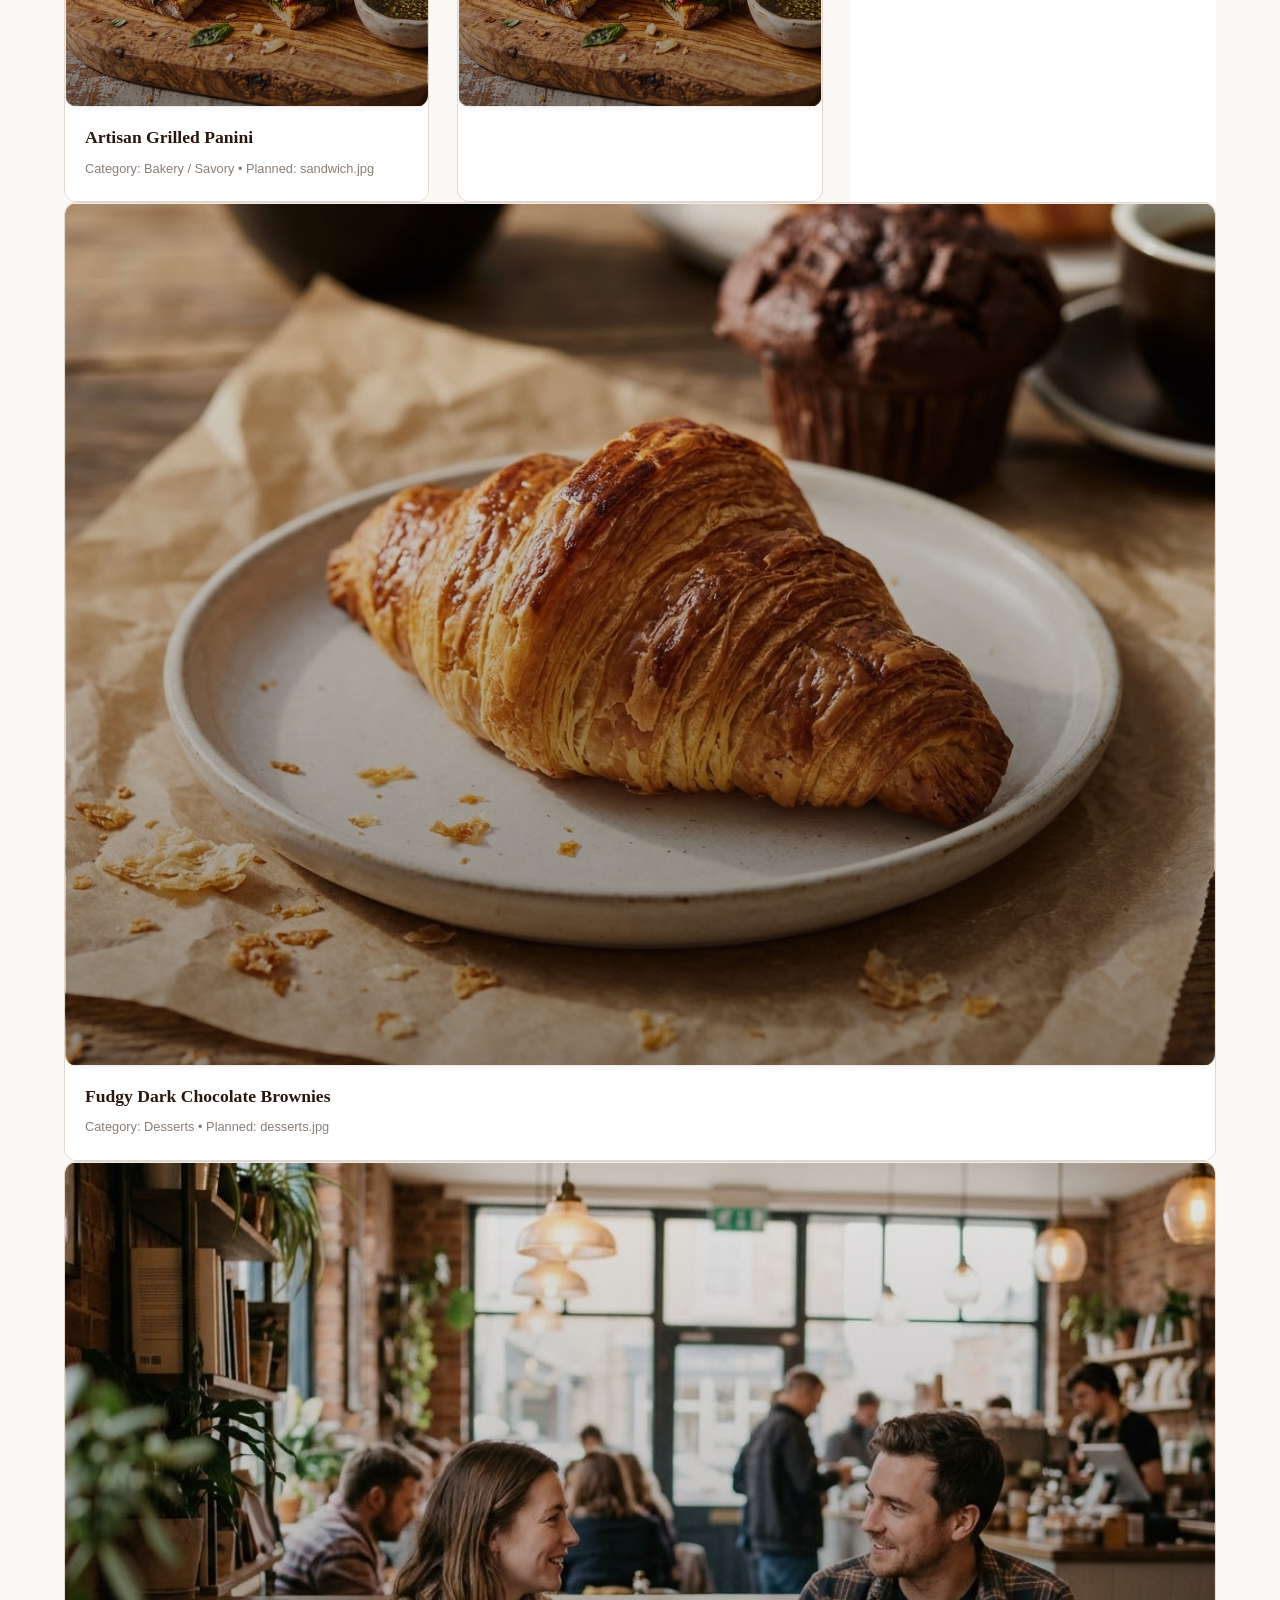
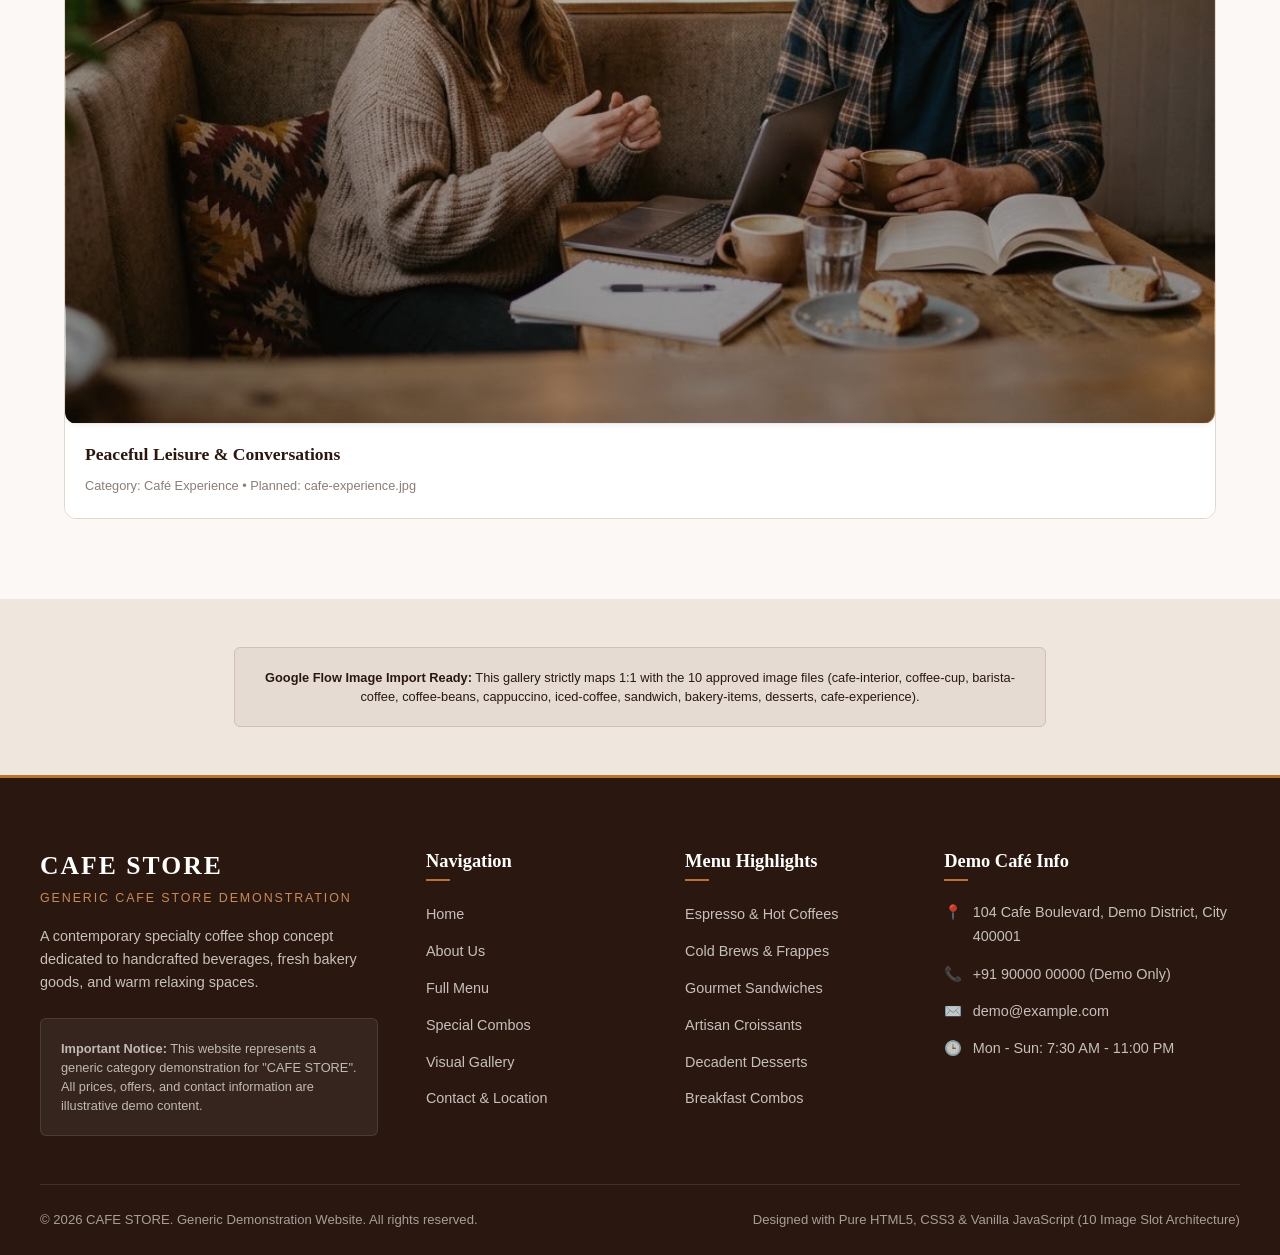
<file: gallery.html>
<!DOCTYPE html>
<html lang="en">
<head>
  <meta charset="UTF-8">
  <meta name="viewport" content="width=device-width, initial-scale=1.0">
  <meta name="description" content="Explore the minimal, elegant visual gallery of CAFE STORE. Categorized showcase of interior, coffees, barista art, bakes, and cafe experience.">
  <title>Visual Gallery | CAFE STORE</title>
  <link rel="stylesheet" href="css/style.css">
</head>
<body>

  <!-- Top Announcement Bar -->
  <div class="announcement-bar">
    <span class="announcement-tag">Generic Demo</span>
    <span>Welcome to <strong>CAFE STORE</strong> — Handcrafted coffees, fresh artisan bakes &amp; cozy conversations.</span>
  </div>

  <!-- Header -->
  <header class="site-header">
    <div class="container header-inner">
      <a href="index.html" class="brand-logo" aria-label="CAFE STORE Home">
        <div class="brand-icon">
          <svg viewBox="0 0 24 24"><path d="M20 3H4v10c0 2.21 1.79 4 4 4h6c2.21 0 4-1.79 4-4v-3h2c1.1 0 2-.9 2-2V5c0-1.1-.9-2-2-2zm0 5h-2V5h2v3zM4 19h16v2H4z"/></svg>
        </div>
        <div class="brand-text">
          <span class="brand-title">CAFE STORE</span>
          <span class="brand-tagline">Coffee &amp; Comfort</span>
        </div>
      </a>

      <!-- Navigation -->
      <nav class="main-nav" id="mainNav" aria-label="Main Navigation">
        <a href="index.html" class="nav-link">Home</a>
        <a href="about.html" class="nav-link">About Us</a>
        <a href="menu.html" class="nav-link">Menu</a>
        <a href="coffee.html" class="nav-link">Coffee &amp; Beverages</a>
        <a href="food.html" class="nav-link">Food &amp; Bakery</a>
        <a href="combos.html" class="nav-link">Special Combos</a>
        <a href="gallery.html" class="nav-link active">Gallery</a>
        <a href="contact.html" class="nav-link">Contact Us</a>
      </nav>

      <!-- Cart Trigger & Toggle -->
      <div class="header-actions">
        <button class="cart-trigger-btn" id="cartTrigger" aria-label="Open Cart Drawer">
          <svg width="20" height="20" viewBox="0 0 24 24" fill="currentColor">
            <path d="M7 18c-1.1 0-1.99.9-1.99 2S5.9 22 7 22s2-.9 2-2-.9-2-2-2zM1 2v2h2l3.6 7.59-1.35 2.45c-.16.28-.25.61-.25.96 0 1.1.9 2 2 2h12v-2H7.42c-.14 0-.25-.11-.25-.25l.03-.12.9-1.63h7.45c.75 0 1.41-.41 1.75-1.03l3.58-6.49c.08-.14.12-.31.12-.48 0-.55-.45-1-1-1H5.21l-.94-2H1zm16 16c-1.1 0-1.99.9-1.99 2s.89 2 1.99 2 2-.9 2-2-.9-2-2-2z"/>
          </svg>
          <span class="cart-badge" id="cartCountBadge">0</span>
        </button>

        <button class="mobile-nav-toggle" id="mobileNavToggle" aria-label="Toggle navigation menu">
          <span></span>
          <span></span>
          <span></span>
        </button>
      </div>
    </div>
  </header>

  <main>
    <!-- Page Hero -->
    <section class="page-hero">
      <div class="container">
        <span class="section-badge">Visual Showcase</span>
        <h1 class="page-hero-title">CAFE STORE Gallery</h1>
        <p class="page-hero-desc">
          An aesthetic journey through our warm interiors, barista craft, roasted beans, artisan bakes, and peaceful customer moments.
        </p>
        <div class="breadcrumb">
          <a href="index.html">Home</a> &gt; <span>Gallery</span>
        </div>
      </div>
    </section>

    <!-- Gallery Section -->
    <section class="section">
      <div class="container">
        <!-- Gallery Filter Controls -->
        <div class="menu-controls" style="align-items: center;">
          <ul class="category-filter-list" role="tablist">
            <li><button class="filter-btn gallery-filter-btn active" data-filter="all">All Photos</button></li>
            <li><button class="filter-btn gallery-filter-btn" data-filter="cafe-interior">Café Interior</button></li>
            <li><button class="filter-btn gallery-filter-btn" data-filter="coffee">Coffee</button></li>
            <li><button class="filter-btn gallery-filter-btn" data-filter="barista">Barista</button></li>
            <li><button class="filter-btn gallery-filter-btn" data-filter="bakery">Bakery</button></li>
            <li><button class="filter-btn gallery-filter-btn" data-filter="desserts">Desserts</button></li>
            <li><button class="filter-btn gallery-filter-btn" data-filter="cafe-experience">Café Experience</button></li>
          </ul>
        </div>

        <!-- Gallery Grid (Strictly reusing the 10 approved image placeholder slots) -->
        <div class="gallery-grid" id="galleryContainer">

          <!-- 1. Cafe Interior Slot -->
          <div class="gallery-item" data-category="cafe-interior">
            <div class="img-placeholder-slot img-slot-cafe-interior ratio-4x3">
              <span class="placeholder-badge">Slot 1: cafe-interior</span>
              <div class="placeholder-content">
                <div class="placeholder-icon"><svg viewBox="0 0 24 24"><path d="M12 3L2 12h3v8h6v-6h2v6h6v-8h3L12 3z"/></svg></div>
                <h3 class="placeholder-title">Café Interior</h3>
                <p class="placeholder-hint">/* cafe-interior.jpg */</p>
              </div>
            </div>
            <div class="gallery-caption">
              <h4 class="gallery-title">Warm Ambient Dining Space</h4>
              <span class="gallery-meta">Category: Café Interior &bull; Planned: cafe-interior.jpg</span>
            </div>
          </div>

          <!-- 2. Coffee Cup Slot -->
          <div class="gallery-item" data-category="coffee">
            <div class="img-placeholder-slot img-slot-coffee-cup ratio-4x3">
              <span class="placeholder-badge">Slot 2: coffee-cup</span>
              <div class="placeholder-content">
                <div class="placeholder-icon"><svg viewBox="0 0 24 24"><path d="M20 3H4v10c0 2.21 1.79 4 4 4h6c2.21 0 4-1.79 4-4v-3h2c1.1 0 2-.9 2-2V5c0-1.1-.9-2-2-2zm0 5h-2V5h2v3zM4 19h16v2H4z"/></svg></div>
                <h3 class="placeholder-title">Coffee Cup</h3>
                <p class="placeholder-hint">/* coffee-cup.jpg */</p>
              </div>
            </div>
            <div class="gallery-caption">
              <h4 class="gallery-title">Freshly Pulled Hot Espresso</h4>
              <span class="gallery-meta">Category: Coffee &bull; Planned: coffee-cup.jpg</span>
            </div>
          </div>

          <!-- 3. Barista Coffee Slot -->
          <div class="gallery-item" data-category="barista">
            <div class="img-placeholder-slot img-slot-barista-coffee ratio-4x3">
              <span class="placeholder-badge">Slot 3: barista-coffee</span>
              <div class="placeholder-content">
                <div class="placeholder-icon"><svg viewBox="0 0 24 24"><path d="M12 3v10.55c-.59-.34-1.27-.55-2-.55-2.21 0-4 1.79-4 4s1.79 4 4 4 4-1.79 4-4V7h4V3h-6z"/></svg></div>
                <h3 class="placeholder-title">Barista Brewing</h3>
                <p class="placeholder-hint">/* barista-coffee.jpg */</p>
              </div>
            </div>
            <div class="gallery-caption">
              <h4 class="gallery-title">Manual Pour-Over Extraction</h4>
              <span class="gallery-meta">Category: Barista &bull; Planned: barista-coffee.jpg</span>
            </div>
          </div>

          <!-- 4. Coffee Beans Slot -->
          <div class="gallery-item" data-category="coffee">
            <div class="img-placeholder-slot img-slot-coffee-beans ratio-4x3">
              <span class="placeholder-badge">Slot 4: coffee-beans</span>
              <div class="placeholder-content">
                <div class="placeholder-icon"><svg viewBox="0 0 24 24"><path d="M12 2C6.48 2 2 6.48 2 12s4.48 10 10 10 10-4.48 10-10S17.52 2 12 2z"/></svg></div>
                <h3 class="placeholder-title">Coffee Beans</h3>
                <p class="placeholder-hint">/* coffee-beans.jpg */</p>
              </div>
            </div>
            <div class="gallery-caption">
              <h4 class="gallery-title">Single-Origin Arabica Roast</h4>
              <span class="gallery-meta">Category: Coffee &bull; Planned: coffee-beans.jpg</span>
            </div>
          </div>

          <!-- 5. Cappuccino Slot -->
          <div class="gallery-item" data-category="coffee">
            <div class="img-placeholder-slot img-slot-cappuccino ratio-4x3">
              <span class="placeholder-badge">Slot 5: cappuccino</span>
              <div class="placeholder-content">
                <div class="placeholder-icon"><svg viewBox="0 0 24 24"><path d="M20 3H4v10c0 2.21 1.79 4 4 4h6c2.21 0 4-1.79 4-4v-3h2c1.1 0 2-.9 2-2V5c0-1.1-.9-2-2-2zm0 5h-2V5h2v3zM4 19h16v2H4z"/></svg></div>
                <h3 class="placeholder-title">Cappuccino Art</h3>
                <p class="placeholder-hint">/* cappuccino.jpg */</p>
              </div>
            </div>
            <div class="gallery-caption">
              <h4 class="gallery-title">Velvety Foam &amp; Rosette Art</h4>
              <span class="gallery-meta">Category: Coffee &bull; Planned: cappuccino.jpg</span>
            </div>
          </div>

          <!-- 6. Iced Coffee Slot -->
          <div class="gallery-item" data-category="coffee">
            <div class="img-placeholder-slot img-slot-iced-coffee ratio-4x3">
              <span class="placeholder-badge">Slot 6: iced-coffee</span>
              <div class="placeholder-content">
                <div class="placeholder-icon"><svg viewBox="0 0 24 24"><path d="M12 2c1.1 0 2 .9 2 2v1h4c1.1 0 2 .9 2 2v13c0 1.1-.9 2-2 2H6c-1.1 0-2-.9-2-2V7c0-1.1.9-2 2-2h4V4c0-1.1.9-2 2-2z"/></svg></div>
                <h3 class="placeholder-title">Iced Coffee</h3>
                <p class="placeholder-hint">/* iced-coffee.jpg */</p>
              </div>
            </div>
            <div class="gallery-caption">
              <h4 class="gallery-title">Slow-Drip Cold Brew over Ice</h4>
              <span class="gallery-meta">Category: Coffee &bull; Planned: iced-coffee.jpg</span>
            </div>
          </div>

          <!-- 7. Sandwich Slot -->
          <div class="gallery-item" data-category="bakery">
            <div class="img-placeholder-slot img-slot-sandwich ratio-4x3">
              <span class="placeholder-badge">Slot 7: sandwich</span>
              <div class="placeholder-content">
                <div class="placeholder-icon"><svg viewBox="0 0 24 24"><path d="M19 3H5c-1.1 0-2 .9-2 2v14c0 1.1.9 2 2 2h14c1.1 0 2-.9 2-2V5c0-1.1-.9-2-2-2z"/></svg></div>
                <h3 class="placeholder-title">Savory Sandwich</h3>
                <p class="placeholder-hint">/* sandwich.jpg */</p>
              </div>
            </div>
            <div class="gallery-caption">
              <h4 class="gallery-title">Artisan Grilled Panini</h4>
              <span class="gallery-meta">Category: Bakery / Savory &bull; Planned: sandwich.jpg</span>
            </div>
          </div>

          <!-- 8. Bakery Items Slot -->
          <div class="gallery-item" data-category="bakery">
            <div class="img-placeholder-slot img-slot-bakery-items ratio-4x3">
              <span class="placeholder-badge">Slot 8: bakery-items</span>
              <div class="placeholder-content">
                <div class="placeholder-icon"><svg viewBox="0 0 24 24"><path d="M12 2C6.48 2 2 6.48 2 12s4.48 10 10 10 10-4.48 10-10S17.52 2 12 2z"/></svg></div>
                <h3 class="placeholder-title">Bakery Items</h3>
                <p class="placeholder-hint">/* bakery-items.jpg */</div>
              </div>
            </div>
            <div class="gallery-caption">
              <h4 class="gallery-title">Crisp Golden Butter Croissants</h4>
              <span class="gallery-meta">Category: Bakery &bull; Planned: bakery-items.jpg</span>
            </div>
          </div>

          <!-- 9. Desserts Slot -->
          <div class="gallery-item" data-category="desserts">
            <div class="img-placeholder-slot img-slot-desserts ratio-4x3">
              <span class="placeholder-badge">Slot 9: desserts</span>
              <div class="placeholder-content">
                <div class="placeholder-icon"><svg viewBox="0 0 24 24"><path d="M12 6c1.11 0 2-.9 2-2 0-.38-.1-.73-.29-1.03L12 1.12l-1.71 1.85c-.19.3-.29.65-.29 1.03 0 1.1.9 2 2 2z"/></svg></div>
                <h3 class="placeholder-title">Decadent Desserts</h3>
                <p class="placeholder-hint">/* desserts.jpg */</p>
              </div>
            </div>
            <div class="gallery-caption">
              <h4 class="gallery-title">Fudgy Dark Chocolate Brownies</h4>
              <span class="gallery-meta">Category: Desserts &bull; Planned: desserts.jpg</span>
            </div>
          </div>

          <!-- 10. Cafe Experience Slot -->
          <div class="gallery-item" data-category="cafe-experience">
            <div class="img-placeholder-slot img-slot-cafe-experience ratio-4x3">
              <span class="placeholder-badge">Slot 10: cafe-experience</span>
              <div class="placeholder-content">
                <div class="placeholder-icon"><svg viewBox="0 0 24 24"><path d="M16 11c1.66 0 2.99-1.34 2.99-3S17.66 5 16 5c-1.66 0-3 1.34-3 3s1.34 3 3 3zm-8 0c1.66 0 2.99-1.34 2.99-3S9.66 5 8 5C6.34 5 5 6.34 5 8s1.34 3 3 3z"/></svg></div>
                <h3 class="placeholder-title">Café Experience</h3>
                <p class="placeholder-hint">/* cafe-experience.jpg */</p>
              </div>
            </div>
            <div class="gallery-caption">
              <h4 class="gallery-title">Peaceful Leisure &amp; Conversations</h4>
              <span class="gallery-meta">Category: Café Experience &bull; Planned: cafe-experience.jpg</span>
            </div>
          </div>

        </div>
      </div>
    </section>

    <!-- Replacement Instructions Info Banner -->
    <section class="section-sm section-alt">
      <div class="container container-narrow" style="text-align: center;">
        <div class="footer-disclaimer-card" style="background: rgba(42, 24, 16, 0.05); color: var(--color-espresso); border-color: var(--border-medium);">
          <strong>Google Flow Image Import Ready:</strong> This gallery strictly maps 1:1 with the 10 approved image files (cafe-interior, coffee-cup, barista-coffee, coffee-beans, cappuccino, iced-coffee, sandwich, bakery-items, desserts, cafe-experience).
        </div>
      </div>
    </section>
  </main>

  <!-- Side Drawer Shopping Cart -->
  <div class="cart-overlay" id="cartOverlay"></div>
  <aside class="cart-drawer" id="cartDrawer" aria-label="Shopping Cart">
    <div class="cart-header">
      <h3 class="cart-title">
        <svg width="22" height="22" viewBox="0 0 24 24" fill="currentColor"><path d="M7 18c-1.1 0-1.99.9-1.99 2S5.9 22 7 22s2-.9 2-2-.9-2-2-2zM1 2v2h2l3.6 7.59-1.35 2.45c-.16.28-.25.61-.25.96 0 1.1.9 2 2 2h12v-2H7.42c-.14 0-.25-.11-.25-.25l.03-.12.9-1.63h7.45c.75 0 1.41-.41 1.75-1.03l3.58-6.49c.08-.14.12-.31.12-.48 0-.55-.45-1-1-1H5.21l-.94-2H1zm16 16c-1.1 0-1.99.9-1.99 2s.89 2 1.99 2 2-.9 2-2-.9-2-2-2z"/></svg>
        Demo Cafe Cart
      </h3>
      <button class="cart-close-btn" id="cartCloseBtn" aria-label="Close cart">&times;</button>
    </div>

    <div class="cart-items-body" id="cartItemsContainer"></div>

    <div class="cart-footer">
      <div class="cart-summary-row">
        <span>Subtotal</span>
        <span id="cartSubtotal">₹0</span>
      </div>
      <div class="cart-summary-row">
        <span>Taxes &amp; Service</span>
        <span>Included (Demo)</span>
      </div>
      <div class="cart-summary-total">
        <span>Total Demo Amount</span>
        <span id="cartTotal">₹0</span>
      </div>
      <button class="btn btn-primary" id="checkoutDemoBtn" style="width: 100%;">
        Proceed to Demo Checkout
      </button>
      <p class="checkout-demo-notice">
        * Generic category demo website. No actual orders or financial transactions occur.
      </p>
    </div>
  </aside>

  <!-- Global Footer -->
  <footer class="site-footer">
    <div class="container footer-top">
      <div class="footer-grid">
        <div>
          <h3 class="footer-brand-title">CAFE STORE</h3>
          <span class="footer-brand-sub">Generic Cafe Store Demonstration</span>
          <p class="footer-desc">
            A contemporary specialty coffee shop concept dedicated to handcrafted beverages, fresh bakery goods, and warm relaxing spaces.
          </p>
          <div class="footer-disclaimer-card">
            <strong>Important Notice:</strong> This website represents a generic category demonstration for "CAFE STORE". All prices, offers, and contact information are illustrative demo content.
          </div>
        </div>

        <div>
          <h4 class="footer-heading">Navigation</h4>
          <ul class="footer-links">
            <li><a href="index.html">Home</a></li>
            <li><a href="about.html">About Us</a></li>
            <li><a href="menu.html">Full Menu</a></li>
            <li><a href="combos.html">Special Combos</a></li>
            <li><a href="gallery.html">Visual Gallery</a></li>
            <li><a href="contact.html">Contact &amp; Location</a></li>
          </ul>
        </div>

        <div>
          <h4 class="footer-heading">Menu Highlights</h4>
          <ul class="footer-links">
            <li><a href="coffee.html">Espresso &amp; Hot Coffees</a></li>
            <li><a href="coffee.html">Cold Brews &amp; Frappes</a></li>
            <li><a href="food.html">Gourmet Sandwiches</a></li>
            <li><a href="food.html">Artisan Croissants</a></li>
            <li><a href="food.html">Decadent Desserts</a></li>
            <li><a href="combos.html">Breakfast Combos</a></li>
          </ul>
        </div>

        <div>
          <h4 class="footer-heading">Demo Café Info</h4>
          <ul class="footer-contact-list">
            <li class="footer-contact-item">
              <span>📍</span>
              <span>104 Cafe Boulevard, Demo District, City 400001</span>
            </li>
            <li class="footer-contact-item">
              <span>📞</span>
              <span>+91 90000 00000 (Demo Only)</span>
            </li>
            <li class="footer-contact-item">
              <span>✉️</span>
              <span>demo@example.com</span>
            </li>
            <li class="footer-contact-item">
              <span>🕒</span>
              <span>Mon - Sun: 7:30 AM - 11:00 PM</span>
            </li>
          </ul>
        </div>
      </div>
    </div>

    <div class="container footer-bottom">
      <span>&copy; 2026 CAFE STORE. Generic Demonstration Website. All rights reserved.</span>
      <span>Designed with Pure HTML5, CSS3 &amp; Vanilla JavaScript (10 Image Slot Architecture)</span>
    </div>
  </footer>

  <button class="scroll-top-btn" id="scrollTopBtn" aria-label="Scroll back to top">
    <svg width="20" height="20" viewBox="0 0 24 24" fill="currentColor"><path d="M7.41 15.41L12 10.83l4.59 4.58L18 14l-6-6-6 6z"/></svg>
  </button>

  <script src="js/script.js"></script>
</body>
</html>
</file>
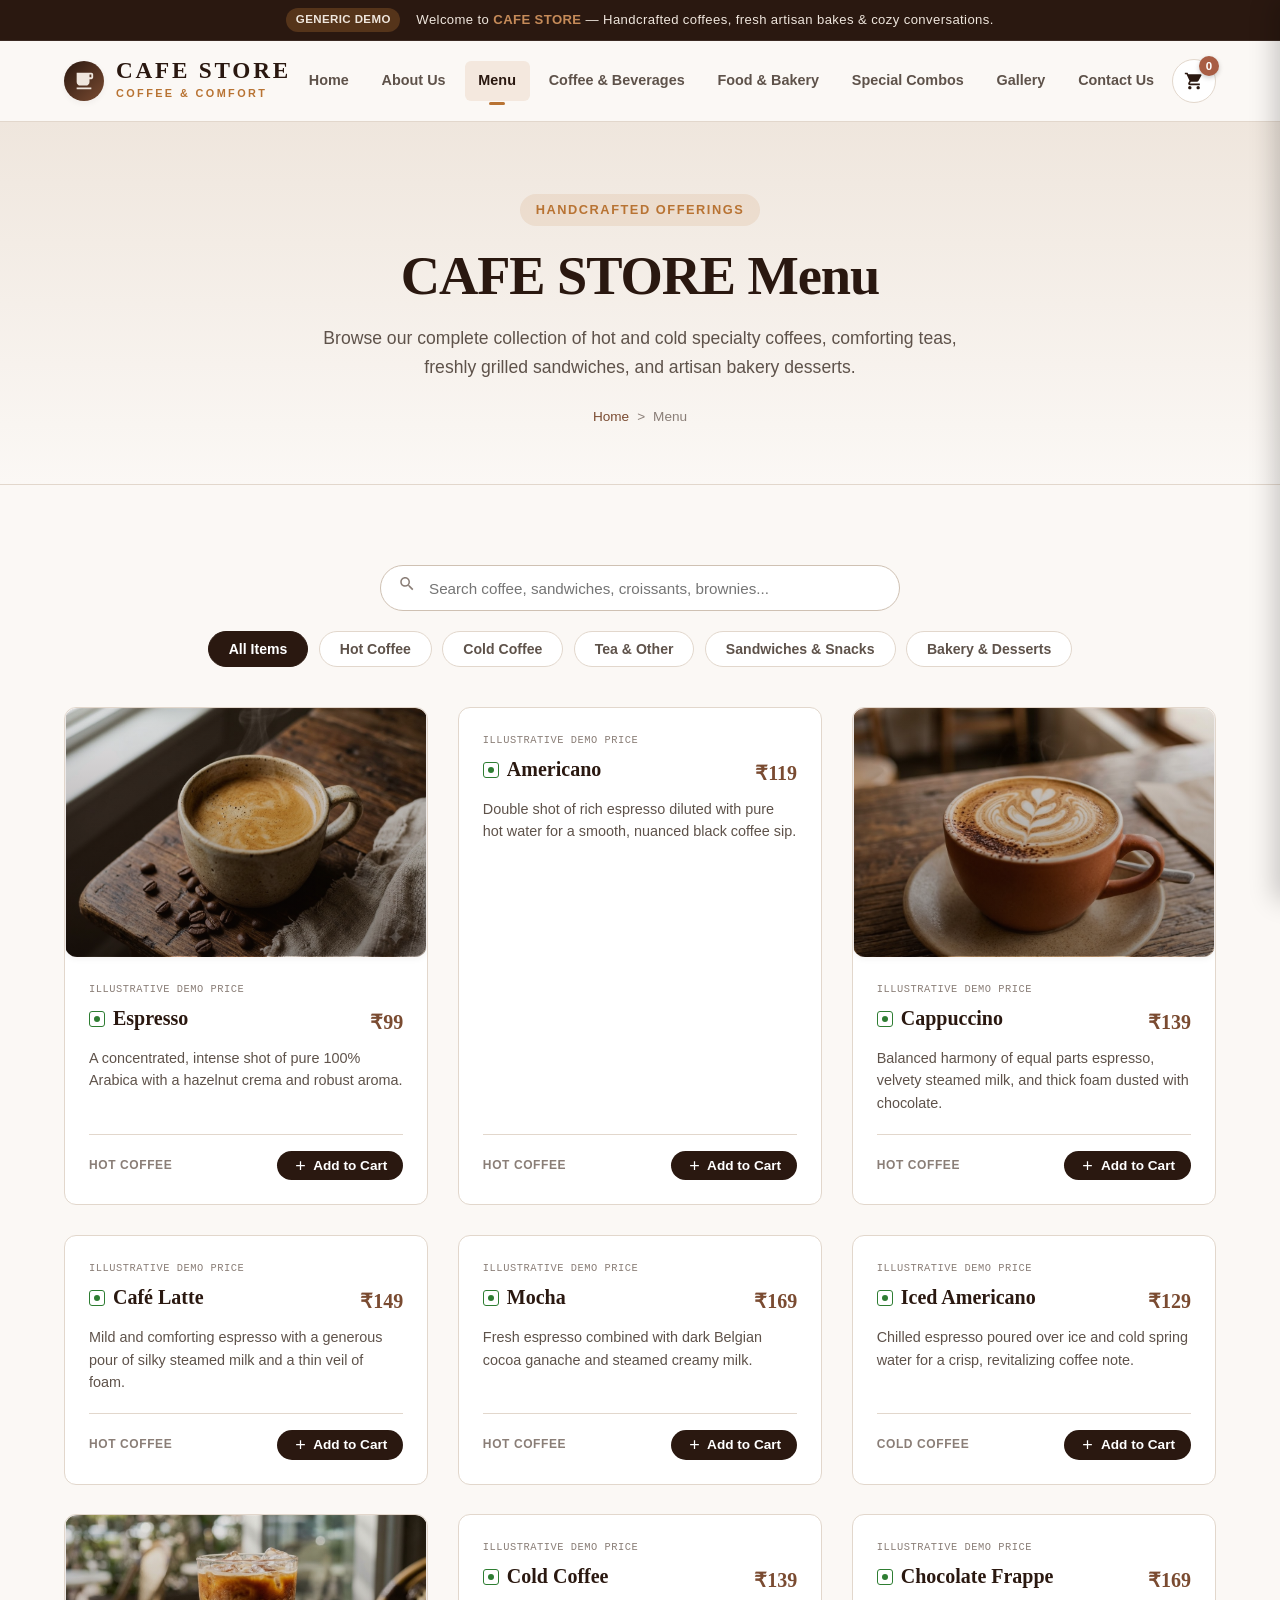
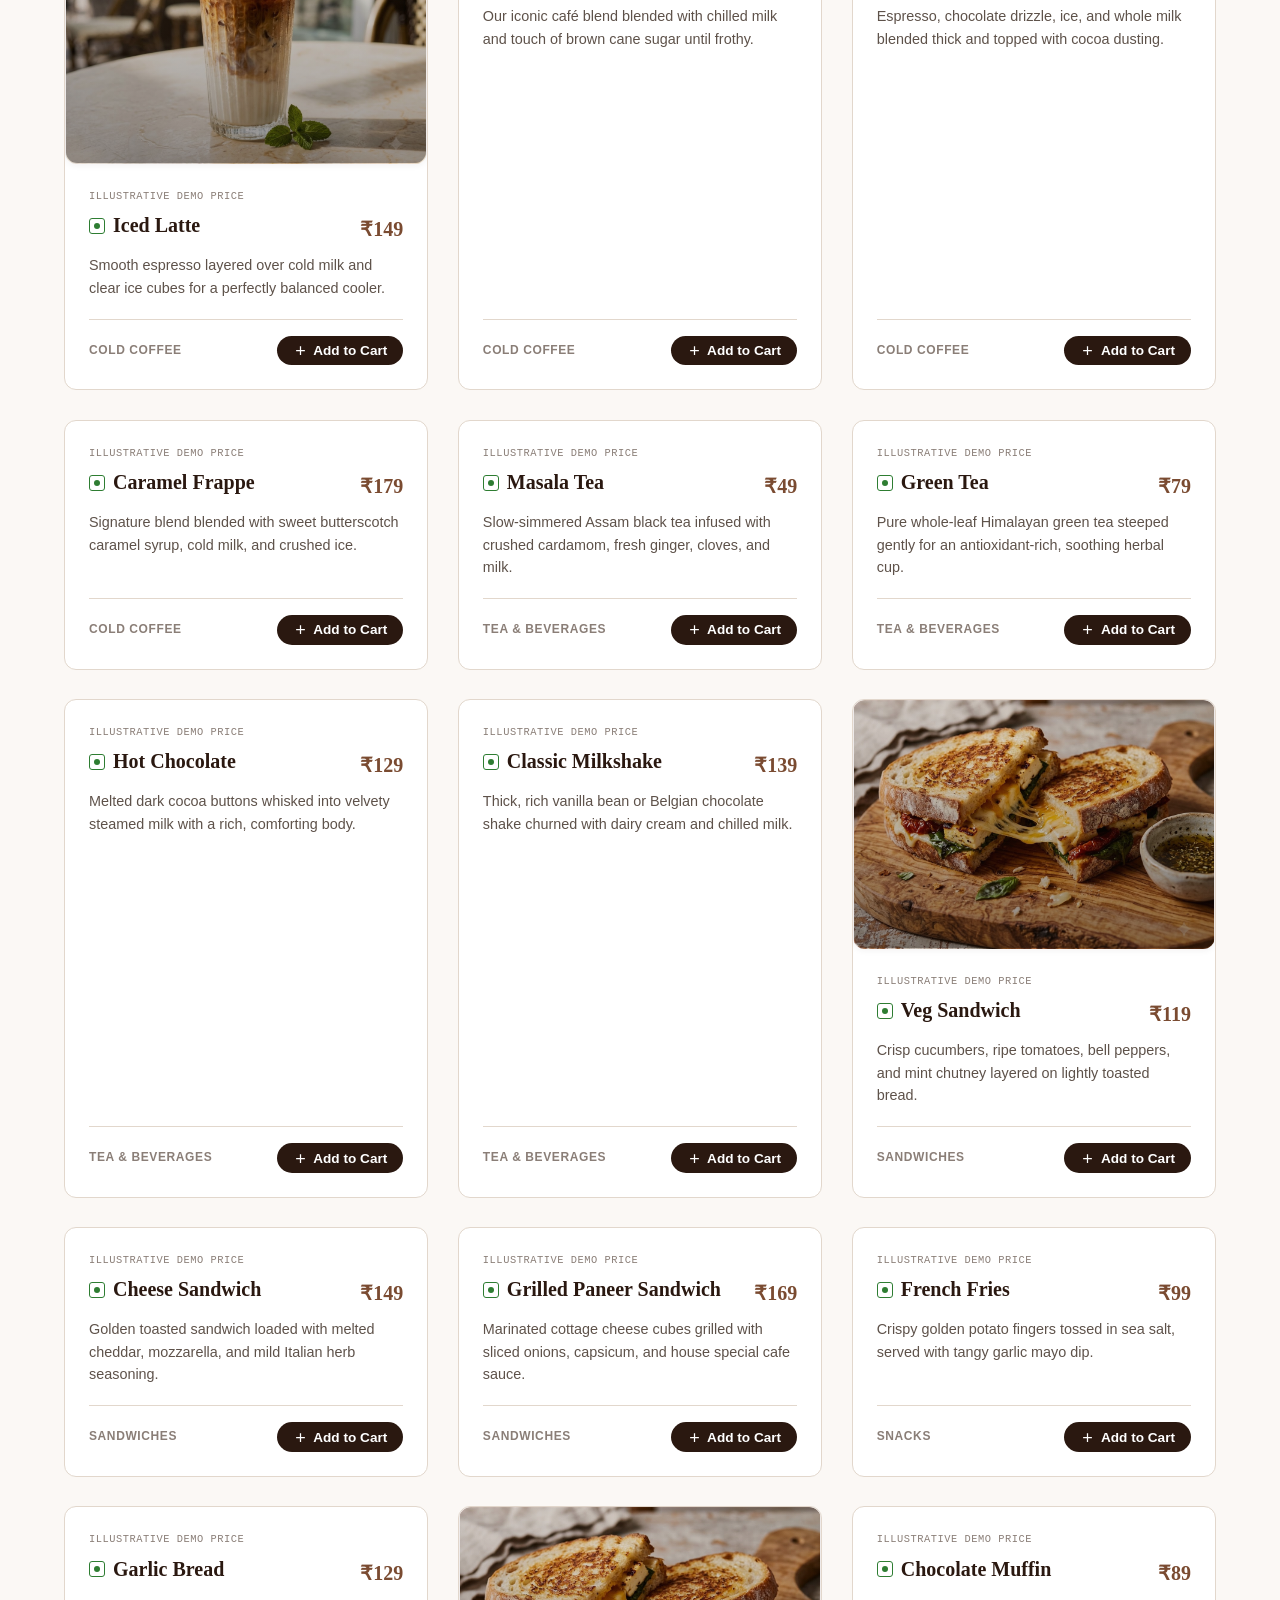
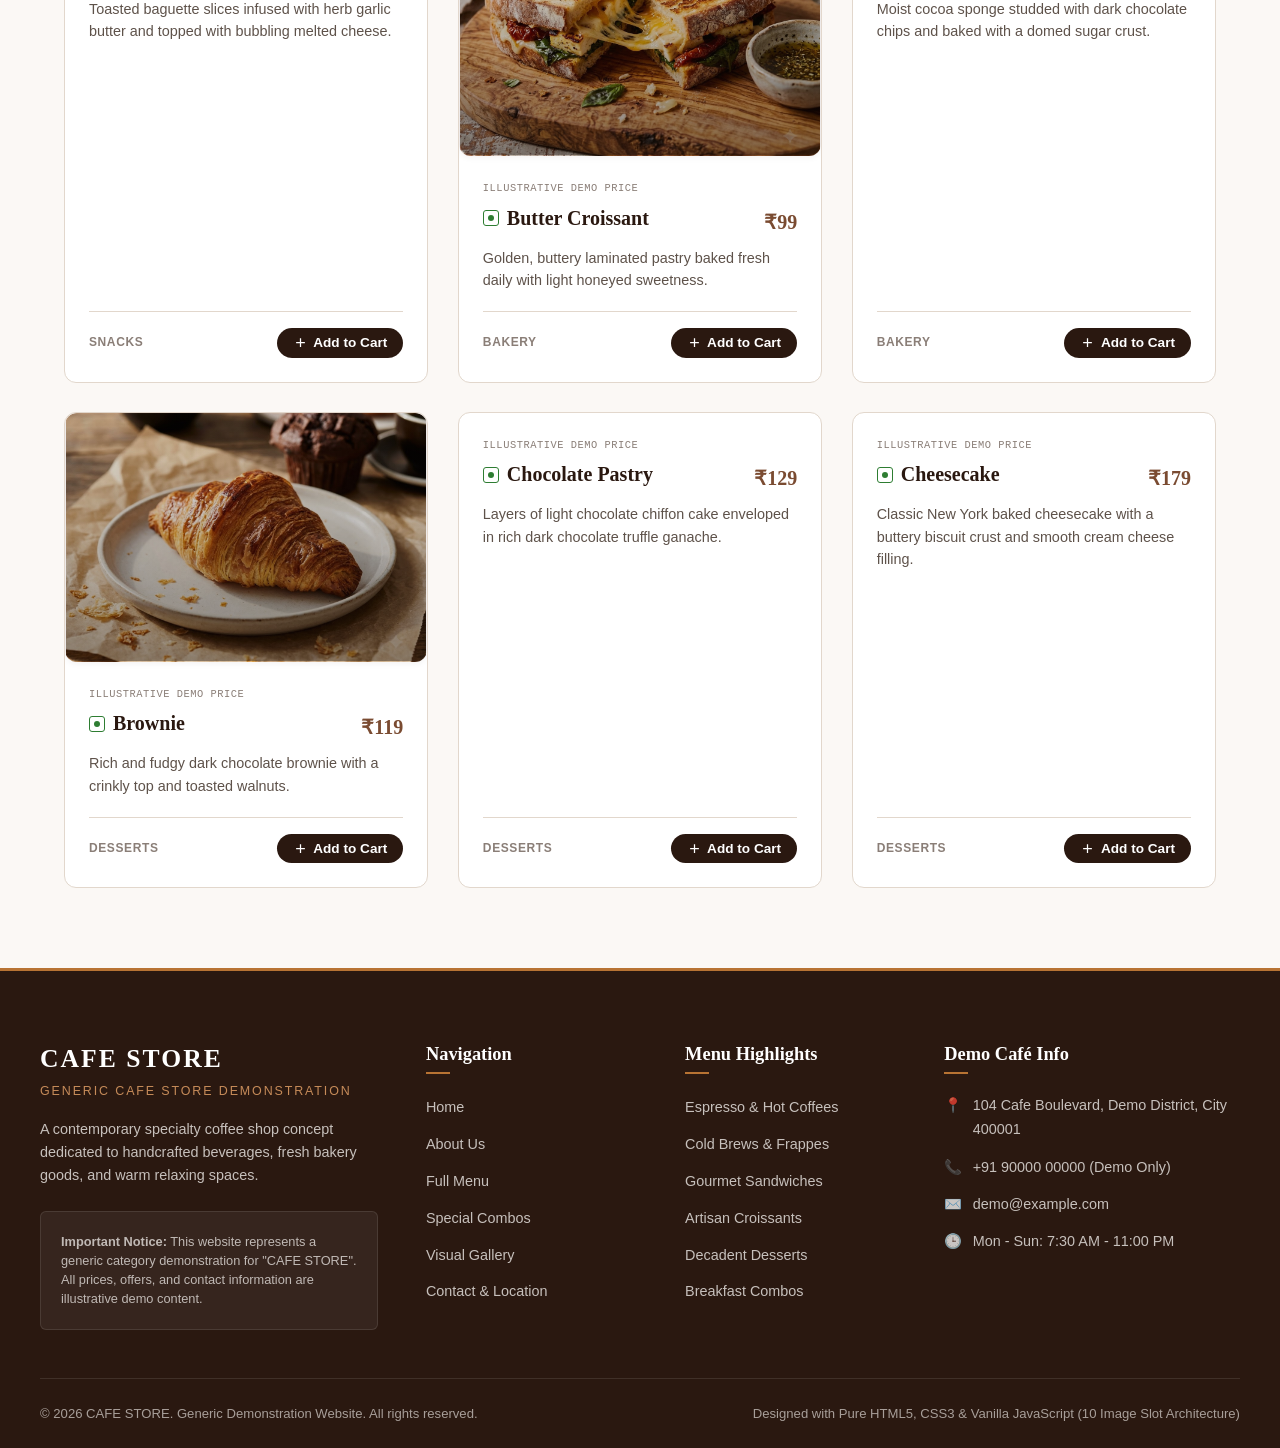
<file: menu.html>
<!DOCTYPE html>
<html lang="en">
<head>
  <meta charset="UTF-8">
  <meta name="viewport" content="width=device-width, initial-scale=1.0">
  <meta name="description" content="Explore the full CAFE STORE menu: Hot and Cold Coffees, Teas, Gourmet Sandwiches, Bakery items, and Handcrafted Desserts.">
  <title>Our Menu | CAFE STORE</title>
  <link rel="stylesheet" href="css/style.css">
</head>
<body>

  <!-- Announcement Bar -->
  <div class="announcement-bar">
    <span class="announcement-tag">Generic Demo</span>
    <span>Welcome to <strong>CAFE STORE</strong> — Handcrafted coffees, fresh artisan bakes &amp; cozy conversations.</span>
  </div>

  <!-- Header -->
  <header class="site-header">
    <div class="container header-inner">
      <a href="index.html" class="brand-logo" aria-label="CAFE STORE Home">
        <div class="brand-icon">
          <svg viewBox="0 0 24 24"><path d="M20 3H4v10c0 2.21 1.79 4 4 4h6c2.21 0 4-1.79 4-4v-3h2c1.1 0 2-.9 2-2V5c0-1.1-.9-2-2-2zm0 5h-2V5h2v3zM4 19h16v2H4z"/></svg>
        </div>
        <div class="brand-text">
          <span class="brand-title">CAFE STORE</span>
          <span class="brand-tagline">Coffee &amp; Comfort</span>
        </div>
      </a>

      <!-- Primary Desktop / Mobile Navigation -->
      <nav class="main-nav" id="mainNav" aria-label="Main Navigation">
        <a href="index.html" class="nav-link">Home</a>
        <a href="about.html" class="nav-link">About Us</a>
        <a href="menu.html" class="nav-link active">Menu</a>
        <a href="coffee.html" class="nav-link">Coffee &amp; Beverages</a>
        <a href="food.html" class="nav-link">Food &amp; Bakery</a>
        <a href="combos.html" class="nav-link">Special Combos</a>
        <a href="gallery.html" class="nav-link">Gallery</a>
        <a href="contact.html" class="nav-link">Contact Us</a>
      </nav>

      <!-- Cart Trigger & Toggle -->
      <div class="header-actions">
        <button class="cart-trigger-btn" id="cartTrigger" aria-label="Open Cart Drawer">
          <svg width="20" height="20" viewBox="0 0 24 24" fill="currentColor">
            <path d="M7 18c-1.1 0-1.99.9-1.99 2S5.9 22 7 22s2-.9 2-2-.9-2-2-2zM1 2v2h2l3.6 7.59-1.35 2.45c-.16.28-.25.61-.25.96 0 1.1.9 2 2 2h12v-2H7.42c-.14 0-.25-.11-.25-.25l.03-.12.9-1.63h7.45c.75 0 1.41-.41 1.75-1.03l3.58-6.49c.08-.14.12-.31.12-.48 0-.55-.45-1-1-1H5.21l-.94-2H1zm16 16c-1.1 0-1.99.9-1.99 2s.89 2 1.99 2 2-.9 2-2-.9-2-2-2z"/>
          </svg>
          <span class="cart-badge" id="cartCountBadge">0</span>
        </button>

        <button class="mobile-nav-toggle" id="mobileNavToggle" aria-label="Toggle navigation menu">
          <span></span>
          <span></span>
          <span></span>
        </button>
      </div>
    </div>
  </header>

  <main>
    <!-- Page Hero -->
    <section class="page-hero">
      <div class="container">
        <span class="section-badge">Handcrafted Offerings</span>
        <h1 class="page-hero-title">CAFE STORE Menu</h1>
        <p class="page-hero-desc">
          Browse our complete collection of hot and cold specialty coffees, comforting teas, freshly grilled sandwiches, and artisan bakery desserts.
        </p>
        <div class="breadcrumb">
          <a href="index.html">Home</a> &gt; <span>Menu</span>
        </div>
      </div>
    </section>

    <!-- Menu Section with Filters and Live Search -->
    <section class="section">
      <div class="container">
        <!-- Filter Controls -->
        <div class="menu-controls">
          <div class="menu-search-wrapper">
            <span class="menu-search-icon">
              <svg viewBox="0 0 24 24"><path d="M15.5 14h-.79l-.28-.27C15.41 12.59 16 11.11 16 9.5 16 5.91 13.09 3 9.5 3S3 5.91 3 9.5 5.91 16 9.5 16c1.61 0 3.09-.59 4.23-1.57l.27.28v.79l5 4.99L20.49 19l-4.99-5zm-6 0C7.01 14 5 11.99 5 9.5S7.01 5 9.5 5 14 7.01 14 9.5 11.99 14 9.5 14z"/></svg>
            </span>
            <input type="text" id="menuSearchInput" class="menu-search-input" placeholder="Search coffee, sandwiches, croissants, brownies..." aria-label="Search menu items">
          </div>

          <ul class="category-filter-list" role="tablist">
            <li><button class="filter-btn menu-filter-btn active" data-filter="all">All Items</button></li>
            <li><button class="filter-btn menu-filter-btn" data-filter="hot-coffee">Hot Coffee</button></li>
            <li><button class="filter-btn menu-filter-btn" data-filter="cold-coffee">Cold Coffee</button></li>
            <li><button class="filter-btn menu-filter-btn" data-filter="tea-beverages">Tea &amp; Other</button></li>
            <li><button class="filter-btn menu-filter-btn" data-filter="sandwiches">Sandwiches &amp; Snacks</button></li>
            <li><button class="filter-btn menu-filter-btn" data-filter="bakery-desserts">Bakery &amp; Desserts</button></li>
          </ul>
        </div>

        <!-- 25 Complete Menu Items Grid -->
        <div class="menu-grid" id="menuGridContainer">

          <!-- 1. HOT COFFEE: Espresso -->
          <div class="menu-card" data-category="hot-coffee">
            <!-- Planned Image Slot 2: coffee-cup (Reused) -->
            <div class="img-placeholder-slot img-slot-coffee-cup ratio-card">
              <span class="placeholder-badge">Slot 2: coffee-cup</span>
              <div class="placeholder-content">
                <div class="placeholder-icon"><svg viewBox="0 0 24 24"><path d="M20 3H4v10c0 2.21 1.79 4 4 4h6c2.21 0 4-1.79 4-4v-3h2c1.1 0 2-.9 2-2V5c0-1.1-.9-2-2-2zm0 5h-2V5h2v3zM4 19h16v2H4z"/></svg></div>
                <div class="placeholder-title">Hot Coffee</div>
                <div class="placeholder-hint">/* coffee-cup.jpg */</div>
              </div>
            </div>
            <div class="menu-card-body">
              <span class="demo-tag">Illustrative Demo Price</span>
              <div class="menu-card-header">
                <h3 class="menu-item-name"><span class="veg-badge" title="Vegetarian"></span> Espresso</h3>
                <span class="menu-item-price">₹99</span>
              </div>
              <p class="menu-item-desc">A concentrated, intense shot of pure 100% Arabica with a hazelnut crema and robust aroma.</p>
              <div class="menu-card-footer">
                <span class="category-tag">Hot Coffee</span>
                <button class="btn-add-cart" data-id="espresso" data-name="Espresso" data-price="99">
                  <svg viewBox="0 0 24 24"><path d="M19 13h-6v6h-2v-6H5v-2h6V5h2v6h6v2z"/></svg> Add to Cart
                </button>
              </div>
            </div>
          </div>

          <!-- 2. HOT COFFEE: Americano -->
          <div class="menu-card" data-category="hot-coffee">
            <div class="menu-card-body">
              <span class="demo-tag">Illustrative Demo Price</span>
              <div class="menu-card-header">
                <h3 class="menu-item-name"><span class="veg-badge" title="Vegetarian"></span> Americano</h3>
                <span class="menu-item-price">₹119</span>
              </div>
              <p class="menu-item-desc">Double shot of rich espresso diluted with pure hot water for a smooth, nuanced black coffee sip.</p>
              <div class="menu-card-footer">
                <span class="category-tag">Hot Coffee</span>
                <button class="btn-add-cart" data-id="americano" data-name="Americano" data-price="119">
                  <svg viewBox="0 0 24 24"><path d="M19 13h-6v6h-2v-6H5v-2h6V5h2v6h6v2z"/></svg> Add to Cart
                </button>
              </div>
            </div>
          </div>

          <!-- 3. HOT COFFEE: Cappuccino -->
          <div class="menu-card" data-category="hot-coffee">
            <!-- Planned Image Slot 5: cappuccino (Reused) -->
            <div class="img-placeholder-slot img-slot-cappuccino ratio-card">
              <span class="placeholder-badge">Slot 5: cappuccino</span>
              <div class="placeholder-content">
                <div class="placeholder-icon"><svg viewBox="0 0 24 24"><path d="M20 3H4v10c0 2.21 1.79 4 4 4h6c2.21 0 4-1.79 4-4v-3h2c1.1 0 2-.9 2-2V5c0-1.1-.9-2-2-2zm0 5h-2V5h2v3zM4 19h16v2H4z"/></svg></div>
                <div class="placeholder-title">Cappuccino</div>
                <div class="placeholder-hint">/* cappuccino.jpg */</div>
              </div>
            </div>
            <div class="menu-card-body">
              <span class="demo-tag">Illustrative Demo Price</span>
              <div class="menu-card-header">
                <h3 class="menu-item-name"><span class="veg-badge" title="Vegetarian"></span> Cappuccino</h3>
                <span class="menu-item-price">₹139</span>
              </div>
              <p class="menu-item-desc">Balanced harmony of equal parts espresso, velvety steamed milk, and thick foam dusted with chocolate.</p>
              <div class="menu-card-footer">
                <span class="category-tag">Hot Coffee</span>
                <button class="btn-add-cart" data-id="cappuccino" data-name="Cappuccino" data-price="139">
                  <svg viewBox="0 0 24 24"><path d="M19 13h-6v6h-2v-6H5v-2h6V5h2v6h6v2z"/></svg> Add to Cart
                </button>
              </div>
            </div>
          </div>

          <!-- 4. HOT COFFEE: Café Latte -->
          <div class="menu-card" data-category="hot-coffee">
            <div class="menu-card-body">
              <span class="demo-tag">Illustrative Demo Price</span>
              <div class="menu-card-header">
                <h3 class="menu-item-name"><span class="veg-badge" title="Vegetarian"></span> Café Latte</h3>
                <span class="menu-item-price">₹149</span>
              </div>
              <p class="menu-item-desc">Mild and comforting espresso with a generous pour of silky steamed milk and a thin veil of foam.</p>
              <div class="menu-card-footer">
                <span class="category-tag">Hot Coffee</span>
                <button class="btn-add-cart" data-id="cafe-latte" data-name="Café Latte" data-price="149">
                  <svg viewBox="0 0 24 24"><path d="M19 13h-6v6h-2v-6H5v-2h6V5h2v6h6v2z"/></svg> Add to Cart
                </button>
              </div>
            </div>
          </div>

          <!-- 5. HOT COFFEE: Mocha -->
          <div class="menu-card" data-category="hot-coffee">
            <div class="menu-card-body">
              <span class="demo-tag">Illustrative Demo Price</span>
              <div class="menu-card-header">
                <h3 class="menu-item-name"><span class="veg-badge" title="Vegetarian"></span> Mocha</h3>
                <span class="menu-item-price">₹169</span>
              </div>
              <p class="menu-item-desc">Fresh espresso combined with dark Belgian cocoa ganache and steamed creamy milk.</p>
              <div class="menu-card-footer">
                <span class="category-tag">Hot Coffee</span>
                <button class="btn-add-cart" data-id="mocha" data-name="Mocha" data-price="169">
                  <svg viewBox="0 0 24 24"><path d="M19 13h-6v6h-2v-6H5v-2h6V5h2v6h6v2z"/></svg> Add to Cart
                </button>
              </div>
            </div>
          </div>

          <!-- 6. COLD COFFEE: Iced Americano -->
          <div class="menu-card" data-category="cold-coffee">
            <div class="menu-card-body">
              <span class="demo-tag">Illustrative Demo Price</span>
              <div class="menu-card-header">
                <h3 class="menu-item-name"><span class="veg-badge" title="Vegetarian"></span> Iced Americano</h3>
                <span class="menu-item-price">₹129</span>
              </div>
              <p class="menu-item-desc">Chilled espresso poured over ice and cold spring water for a crisp, revitalizing coffee note.</p>
              <div class="menu-card-footer">
                <span class="category-tag">Cold Coffee</span>
                <button class="btn-add-cart" data-id="iced-americano" data-name="Iced Americano" data-price="129">
                  <svg viewBox="0 0 24 24"><path d="M19 13h-6v6h-2v-6H5v-2h6V5h2v6h6v2z"/></svg> Add to Cart
                </button>
              </div>
            </div>
          </div>

          <!-- 7. COLD COFFEE: Iced Latte -->
          <div class="menu-card" data-category="cold-coffee">
            <!-- Planned Image Slot 6: iced-coffee (Reused) -->
            <div class="img-placeholder-slot img-slot-iced-coffee ratio-card">
              <span class="placeholder-badge">Slot 6: iced-coffee</span>
              <div class="placeholder-content">
                <div class="placeholder-icon"><svg viewBox="0 0 24 24"><path d="M12 2c1.1 0 2 .9 2 2v1h4c1.1 0 2 .9 2 2v13c0 1.1-.9 2-2 2H6c-1.1 0-2-.9-2-2V7c0-1.1.9-2 2-2h4V4c0-1.1.9-2 2-2z"/></svg></div>
                <div class="placeholder-title">Cold Coffee</div>
                <div class="placeholder-hint">/* iced-coffee.jpg */</div>
              </div>
            </div>
            <div class="menu-card-body">
              <span class="demo-tag">Illustrative Demo Price</span>
              <div class="menu-card-header">
                <h3 class="menu-item-name"><span class="veg-badge" title="Vegetarian"></span> Iced Latte</h3>
                <span class="menu-item-price">₹149</span>
              </div>
              <p class="menu-item-desc">Smooth espresso layered over cold milk and clear ice cubes for a perfectly balanced cooler.</p>
              <div class="menu-card-footer">
                <span class="category-tag">Cold Coffee</span>
                <button class="btn-add-cart" data-id="iced-latte" data-name="Iced Latte" data-price="149">
                  <svg viewBox="0 0 24 24"><path d="M19 13h-6v6h-2v-6H5v-2h6V5h2v6h6v2z"/></svg> Add to Cart
                </button>
              </div>
            </div>
          </div>

          <!-- 8. COLD COFFEE: Cold Coffee -->
          <div class="menu-card" data-category="cold-coffee">
            <div class="menu-card-body">
              <span class="demo-tag">Illustrative Demo Price</span>
              <div class="menu-card-header">
                <h3 class="menu-item-name"><span class="veg-badge" title="Vegetarian"></span> Cold Coffee</h3>
                <span class="menu-item-price">₹139</span>
              </div>
              <p class="menu-item-desc">Our iconic café blend blended with chilled milk and touch of brown cane sugar until frothy.</p>
              <div class="menu-card-footer">
                <span class="category-tag">Cold Coffee</span>
                <button class="btn-add-cart" data-id="cold-coffee" data-name="Cold Coffee" data-price="139">
                  <svg viewBox="0 0 24 24"><path d="M19 13h-6v6h-2v-6H5v-2h6V5h2v6h6v2z"/></svg> Add to Cart
                </button>
              </div>
            </div>
          </div>

          <!-- 9. COLD COFFEE: Chocolate Frappe -->
          <div class="menu-card" data-category="cold-coffee">
            <div class="menu-card-body">
              <span class="demo-tag">Illustrative Demo Price</span>
              <div class="menu-card-header">
                <h3 class="menu-item-name"><span class="veg-badge" title="Vegetarian"></span> Chocolate Frappe</h3>
                <span class="menu-item-price">₹169</span>
              </div>
              <p class="menu-item-desc">Espresso, chocolate drizzle, ice, and whole milk blended thick and topped with cocoa dusting.</p>
              <div class="menu-card-footer">
                <span class="category-tag">Cold Coffee</span>
                <button class="btn-add-cart" data-id="chocolate-frappe" data-name="Chocolate Frappe" data-price="169">
                  <svg viewBox="0 0 24 24"><path d="M19 13h-6v6h-2v-6H5v-2h6V5h2v6h6v2z"/></svg> Add to Cart
                </button>
              </div>
            </div>
          </div>

          <!-- 10. COLD COFFEE: Caramel Frappe -->
          <div class="menu-card" data-category="cold-coffee">
            <div class="menu-card-body">
              <span class="demo-tag">Illustrative Demo Price</span>
              <div class="menu-card-header">
                <h3 class="menu-item-name"><span class="veg-badge" title="Vegetarian"></span> Caramel Frappe</h3>
                <span class="menu-item-price">₹179</span>
              </div>
              <p class="menu-item-desc">Signature blend blended with sweet butterscotch caramel syrup, cold milk, and crushed ice.</p>
              <div class="menu-card-footer">
                <span class="category-tag">Cold Coffee</span>
                <button class="btn-add-cart" data-id="caramel-frappe" data-name="Caramel Frappe" data-price="179">
                  <svg viewBox="0 0 24 24"><path d="M19 13h-6v6h-2v-6H5v-2h6V5h2v6h6v2z"/></svg> Add to Cart
                </button>
              </div>
            </div>
          </div>

          <!-- 11. TEA & OTHERS: Masala Tea -->
          <div class="menu-card" data-category="tea-beverages">
            <div class="menu-card-body">
              <span class="demo-tag">Illustrative Demo Price</span>
              <div class="menu-card-header">
                <h3 class="menu-item-name"><span class="veg-badge" title="Vegetarian"></span> Masala Tea</h3>
                <span class="menu-item-price">₹49</span>
              </div>
              <p class="menu-item-desc">Slow-simmered Assam black tea infused with crushed cardamom, fresh ginger, cloves, and milk.</p>
              <div class="menu-card-footer">
                <span class="category-tag">Tea &amp; Beverages</span>
                <button class="btn-add-cart" data-id="masala-tea" data-name="Masala Tea" data-price="49">
                  <svg viewBox="0 0 24 24"><path d="M19 13h-6v6h-2v-6H5v-2h6V5h2v6h6v2z"/></svg> Add to Cart
                </button>
              </div>
            </div>
          </div>

          <!-- 12. TEA & OTHERS: Green Tea -->
          <div class="menu-card" data-category="tea-beverages">
            <div class="menu-card-body">
              <span class="demo-tag">Illustrative Demo Price</span>
              <div class="menu-card-header">
                <h3 class="menu-item-name"><span class="veg-badge" title="Vegetarian"></span> Green Tea</h3>
                <span class="menu-item-price">₹79</span>
              </div>
              <p class="menu-item-desc">Pure whole-leaf Himalayan green tea steeped gently for an antioxidant-rich, soothing herbal cup.</p>
              <div class="menu-card-footer">
                <span class="category-tag">Tea &amp; Beverages</span>
                <button class="btn-add-cart" data-id="green-tea" data-name="Green Tea" data-price="79">
                  <svg viewBox="0 0 24 24"><path d="M19 13h-6v6h-2v-6H5v-2h6V5h2v6h6v2z"/></svg> Add to Cart
                </button>
              </div>
            </div>
          </div>

          <!-- 13. TEA & OTHERS: Hot Chocolate -->
          <div class="menu-card" data-category="tea-beverages">
            <div class="menu-card-body">
              <span class="demo-tag">Illustrative Demo Price</span>
              <div class="menu-card-header">
                <h3 class="menu-item-name"><span class="veg-badge" title="Vegetarian"></span> Hot Chocolate</h3>
                <span class="menu-item-price">₹129</span>
              </div>
              <p class="menu-item-desc">Melted dark cocoa buttons whisked into velvety steamed milk with a rich, comforting body.</p>
              <div class="menu-card-footer">
                <span class="category-tag">Tea &amp; Beverages</span>
                <button class="btn-add-cart" data-id="hot-chocolate" data-name="Hot Chocolate" data-price="129">
                  <svg viewBox="0 0 24 24"><path d="M19 13h-6v6h-2v-6H5v-2h6V5h2v6h6v2z"/></svg> Add to Cart
                </button>
              </div>
            </div>
          </div>

          <!-- 14. TEA & OTHERS: Classic Milkshake -->
          <div class="menu-card" data-category="tea-beverages">
            <div class="menu-card-body">
              <span class="demo-tag">Illustrative Demo Price</span>
              <div class="menu-card-header">
                <h3 class="menu-item-name"><span class="veg-badge" title="Vegetarian"></span> Classic Milkshake</h3>
                <span class="menu-item-price">₹139</span>
              </div>
              <p class="menu-item-desc">Thick, rich vanilla bean or Belgian chocolate shake churned with dairy cream and chilled milk.</p>
              <div class="menu-card-footer">
                <span class="category-tag">Tea &amp; Beverages</span>
                <button class="btn-add-cart" data-id="classic-milkshake" data-name="Classic Milkshake" data-price="139">
                  <svg viewBox="0 0 24 24"><path d="M19 13h-6v6h-2v-6H5v-2h6V5h2v6h6v2z"/></svg> Add to Cart
                </button>
              </div>
            </div>
          </div>

          <!-- 15. SANDWICHES: Veg Sandwich -->
          <div class="menu-card" data-category="sandwiches">
            <!-- Planned Image Slot 7: sandwich (Reused) -->
            <div class="img-placeholder-slot img-slot-sandwich ratio-card">
              <span class="placeholder-badge">Slot 7: sandwich</span>
              <div class="placeholder-content">
                <div class="placeholder-icon"><svg viewBox="0 0 24 24"><path d="M19 3H5c-1.1 0-2 .9-2 2v14c0 1.1.9 2 2 2h14c1.1 0 2-.9 2-2V5c0-1.1-.9-2-2-2z"/></svg></div>
                <div class="placeholder-title">Fresh Sandwiches</div>
                <div class="placeholder-hint">/* sandwich.jpg */</div>
              </div>
            </div>
            <div class="menu-card-body">
              <span class="demo-tag">Illustrative Demo Price</span>
              <div class="menu-card-header">
                <h3 class="menu-item-name"><span class="veg-badge" title="Vegetarian"></span> Veg Sandwich</h3>
                <span class="menu-item-price">₹119</span>
              </div>
              <p class="menu-item-desc">Crisp cucumbers, ripe tomatoes, bell peppers, and mint chutney layered on lightly toasted bread.</p>
              <div class="menu-card-footer">
                <span class="category-tag">Sandwiches</span>
                <button class="btn-add-cart" data-id="veg-sandwich" data-name="Veg Sandwich" data-price="119">
                  <svg viewBox="0 0 24 24"><path d="M19 13h-6v6h-2v-6H5v-2h6V5h2v6h6v2z"/></svg> Add to Cart
                </button>
              </div>
            </div>
          </div>

          <!-- 16. SANDWICHES: Cheese Sandwich -->
          <div class="menu-card" data-category="sandwiches">
            <div class="menu-card-body">
              <span class="demo-tag">Illustrative Demo Price</span>
              <div class="menu-card-header">
                <h3 class="menu-item-name"><span class="veg-badge" title="Vegetarian"></span> Cheese Sandwich</h3>
                <span class="menu-item-price">₹149</span>
              </div>
              <p class="menu-item-desc">Golden toasted sandwich loaded with melted cheddar, mozzarella, and mild Italian herb seasoning.</p>
              <div class="menu-card-footer">
                <span class="category-tag">Sandwiches</span>
                <button class="btn-add-cart" data-id="cheese-sandwich" data-name="Cheese Sandwich" data-price="149">
                  <svg viewBox="0 0 24 24"><path d="M19 13h-6v6h-2v-6H5v-2h6V5h2v6h6v2z"/></svg> Add to Cart
                </button>
              </div>
            </div>
          </div>

          <!-- 17. SANDWICHES: Grilled Paneer Sandwich -->
          <div class="menu-card" data-category="sandwiches">
            <div class="menu-card-body">
              <span class="demo-tag">Illustrative Demo Price</span>
              <div class="menu-card-header">
                <h3 class="menu-item-name"><span class="veg-badge" title="Vegetarian"></span> Grilled Paneer Sandwich</h3>
                <span class="menu-item-price">₹169</span>
              </div>
              <p class="menu-item-desc">Marinated cottage cheese cubes grilled with sliced onions, capsicum, and house special cafe sauce.</p>
              <div class="menu-card-footer">
                <span class="category-tag">Sandwiches</span>
                <button class="btn-add-cart" data-id="paneer-sandwich" data-name="Grilled Paneer Sandwich" data-price="169">
                  <svg viewBox="0 0 24 24"><path d="M19 13h-6v6h-2v-6H5v-2h6V5h2v6h6v2z"/></svg> Add to Cart
                </button>
              </div>
            </div>
          </div>

          <!-- 18. SANDWICHES: French Fries -->
          <div class="menu-card" data-category="sandwiches">
            <div class="menu-card-body">
              <span class="demo-tag">Illustrative Demo Price</span>
              <div class="menu-card-header">
                <h3 class="menu-item-name"><span class="veg-badge" title="Vegetarian"></span> French Fries</h3>
                <span class="menu-item-price">₹99</span>
              </div>
              <p class="menu-item-desc">Crispy golden potato fingers tossed in sea salt, served with tangy garlic mayo dip.</p>
              <div class="menu-card-footer">
                <span class="category-tag">Snacks</span>
                <button class="btn-add-cart" data-id="french-fries" data-name="French Fries" data-price="99">
                  <svg viewBox="0 0 24 24"><path d="M19 13h-6v6h-2v-6H5v-2h6V5h2v6h6v2z"/></svg> Add to Cart
                </button>
              </div>
            </div>
          </div>

          <!-- 19. SANDWICHES: Garlic Bread -->
          <div class="menu-card" data-category="sandwiches">
            <div class="menu-card-body">
              <span class="demo-tag">Illustrative Demo Price</span>
              <div class="menu-card-header">
                <h3 class="menu-item-name"><span class="veg-badge" title="Vegetarian"></span> Garlic Bread</h3>
                <span class="menu-item-price">₹129</span>
              </div>
              <p class="menu-item-desc">Toasted baguette slices infused with herb garlic butter and topped with bubbling melted cheese.</p>
              <div class="menu-card-footer">
                <span class="category-tag">Snacks</span>
                <button class="btn-add-cart" data-id="garlic-bread" data-name="Garlic Bread" data-price="129">
                  <svg viewBox="0 0 24 24"><path d="M19 13h-6v6h-2v-6H5v-2h6V5h2v6h6v2z"/></svg> Add to Cart
                </button>
              </div>
            </div>
          </div>

          <!-- 20. BAKERY: Butter Croissant -->
          <div class="menu-card" data-category="bakery-desserts">
            <!-- Planned Image Slot 8: bakery-items (Reused) -->
            <div class="img-placeholder-slot img-slot-bakery-items ratio-card">
              <span class="placeholder-badge">Slot 8: bakery-items</span>
              <div class="placeholder-content">
                <div class="placeholder-icon"><svg viewBox="0 0 24 24"><path d="M12 2C6.48 2 2 6.48 2 12s4.48 10 10 10 10-4.48 10-10S17.52 2 12 2z"/></svg></div>
                <div class="placeholder-title">Artisan Bakery</div>
                <div class="placeholder-hint">/* bakery-items.jpg */</div>
              </div>
            </div>
            <div class="menu-card-body">
              <span class="demo-tag">Illustrative Demo Price</span>
              <div class="menu-card-header">
                <h3 class="menu-item-name"><span class="veg-badge" title="Vegetarian"></span> Butter Croissant</h3>
                <span class="menu-item-price">₹99</span>
              </div>
              <p class="menu-item-desc">Golden, buttery laminated pastry baked fresh daily with light honeyed sweetness.</p>
              <div class="menu-card-footer">
                <span class="category-tag">Bakery</span>
                <button class="btn-add-cart" data-id="croissant" data-name="Butter Croissant" data-price="99">
                  <svg viewBox="0 0 24 24"><path d="M19 13h-6v6h-2v-6H5v-2h6V5h2v6h6v2z"/></svg> Add to Cart
                </button>
              </div>
            </div>
          </div>

          <!-- 21. BAKERY: Chocolate Muffin -->
          <div class="menu-card" data-category="bakery-desserts">
            <div class="menu-card-body">
              <span class="demo-tag">Illustrative Demo Price</span>
              <div class="menu-card-header">
                <h3 class="menu-item-name"><span class="veg-badge" title="Vegetarian"></span> Chocolate Muffin</h3>
                <span class="menu-item-price">₹89</span>
              </div>
              <p class="menu-item-desc">Moist cocoa sponge studded with dark chocolate chips and baked with a domed sugar crust.</p>
              <div class="menu-card-footer">
                <span class="category-tag">Bakery</span>
                <button class="btn-add-cart" data-id="muffin" data-name="Chocolate Muffin" data-price="89">
                  <svg viewBox="0 0 24 24"><path d="M19 13h-6v6h-2v-6H5v-2h6V5h2v6h6v2z"/></svg> Add to Cart
                </button>
              </div>
            </div>
          </div>

          <!-- 22. DESSERTS: Brownie -->
          <div class="menu-card" data-category="bakery-desserts">
            <!-- Planned Image Slot 9: desserts (Reused) -->
            <div class="img-placeholder-slot img-slot-desserts ratio-card">
              <span class="placeholder-badge">Slot 9: desserts</span>
              <div class="placeholder-content">
                <div class="placeholder-icon"><svg viewBox="0 0 24 24"><path d="M12 6c1.11 0 2-.9 2-2 0-.38-.1-.73-.29-1.03L12 1.12l-1.71 1.85c-.19.3-.29.65-.29 1.03 0 1.1.9 2 2 2z"/></svg></div>
                <div class="placeholder-title">Decadent Desserts</div>
                <div class="placeholder-hint">/* desserts.jpg */</div>
              </div>
            </div>
            <div class="menu-card-body">
              <span class="demo-tag">Illustrative Demo Price</span>
              <div class="menu-card-header">
                <h3 class="menu-item-name"><span class="veg-badge" title="Vegetarian"></span> Brownie</h3>
                <span class="menu-item-price">₹119</span>
              </div>
              <p class="menu-item-desc">Rich and fudgy dark chocolate brownie with a crinkly top and toasted walnuts.</p>
              <div class="menu-card-footer">
                <span class="category-tag">Desserts</span>
                <button class="btn-add-cart" data-id="brownie" data-name="Brownie" data-price="119">
                  <svg viewBox="0 0 24 24"><path d="M19 13h-6v6h-2v-6H5v-2h6V5h2v6h6v2z"/></svg> Add to Cart
                </button>
              </div>
            </div>
          </div>

          <!-- 23. DESSERTS: Chocolate Pastry -->
          <div class="menu-card" data-category="bakery-desserts">
            <div class="menu-card-body">
              <span class="demo-tag">Illustrative Demo Price</span>
              <div class="menu-card-header">
                <h3 class="menu-item-name"><span class="veg-badge" title="Vegetarian"></span> Chocolate Pastry</h3>
                <span class="menu-item-price">₹129</span>
              </div>
              <p class="menu-item-desc">Layers of light chocolate chiffon cake enveloped in rich dark chocolate truffle ganache.</p>
              <div class="menu-card-footer">
                <span class="category-tag">Desserts</span>
                <button class="btn-add-cart" data-id="chocolate-pastry" data-name="Chocolate Pastry" data-price="129">
                  <svg viewBox="0 0 24 24"><path d="M19 13h-6v6h-2v-6H5v-2h6V5h2v6h6v2z"/></svg> Add to Cart
                </button>
              </div>
            </div>
          </div>

          <!-- 24. DESSERTS: Cheesecake -->
          <div class="menu-card" data-category="bakery-desserts">
            <div class="menu-card-body">
              <span class="demo-tag">Illustrative Demo Price</span>
              <div class="menu-card-header">
                <h3 class="menu-item-name"><span class="veg-badge" title="Vegetarian"></span> Cheesecake</h3>
                <span class="menu-item-price">₹179</span>
              </div>
              <p class="menu-item-desc">Classic New York baked cheesecake with a buttery biscuit crust and smooth cream cheese filling.</p>
              <div class="menu-card-footer">
                <span class="category-tag">Desserts</span>
                <button class="btn-add-cart" data-id="cheesecake" data-name="Cheesecake" data-price="179">
                  <svg viewBox="0 0 24 24"><path d="M19 13h-6v6h-2v-6H5v-2h6V5h2v6h6v2z"/></svg> Add to Cart
                </button>
              </div>
            </div>
          </div>

        </div>

        <!-- No Results Fallback -->
        <div id="noMenuResults" style="display: none; text-align: center; padding: 3rem 1rem;">
          <p style="font-size: 1.2rem; color: var(--text-muted);">No menu items match your search. Try another delicious keyword!</p>
        </div>
      </div>
    </section>
  </main>

  <!-- Side Drawer Shopping Cart -->
  <div class="cart-overlay" id="cartOverlay"></div>
  <aside class="cart-drawer" id="cartDrawer" aria-label="Shopping Cart">
    <div class="cart-header">
      <h3 class="cart-title">
        <svg width="22" height="22" viewBox="0 0 24 24" fill="currentColor"><path d="M7 18c-1.1 0-1.99.9-1.99 2S5.9 22 7 22s2-.9 2-2-.9-2-2-2zM1 2v2h2l3.6 7.59-1.35 2.45c-.16.28-.25.61-.25.96 0 1.1.9 2 2 2h12v-2H7.42c-.14 0-.25-.11-.25-.25l.03-.12.9-1.63h7.45c.75 0 1.41-.41 1.75-1.03l3.58-6.49c.08-.14.12-.31.12-.48 0-.55-.45-1-1-1H5.21l-.94-2H1zm16 16c-1.1 0-1.99.9-1.99 2s.89 2 1.99 2 2-.9 2-2-.9-2-2-2z"/></svg>
        Demo Cafe Cart
      </h3>
      <button class="cart-close-btn" id="cartCloseBtn" aria-label="Close cart">&times;</button>
    </div>

    <div class="cart-items-body" id="cartItemsContainer"></div>

    <div class="cart-footer">
      <div class="cart-summary-row">
        <span>Subtotal</span>
        <span id="cartSubtotal">₹0</span>
      </div>
      <div class="cart-summary-row">
        <span>Taxes &amp; Service</span>
        <span>Included (Demo)</span>
      </div>
      <div class="cart-summary-total">
        <span>Total Demo Amount</span>
        <span id="cartTotal">₹0</span>
      </div>
      <button class="btn btn-primary" id="checkoutDemoBtn" style="width: 100%;">
        Proceed to Demo Checkout
      </button>
      <p class="checkout-demo-notice">
        * Generic category demo website. No actual orders or financial transactions occur.
      </p>
    </div>
  </aside>

  <!-- Global Footer -->
  <footer class="site-footer">
    <div class="container footer-top">
      <div class="footer-grid">
        <div>
          <h3 class="footer-brand-title">CAFE STORE</h3>
          <span class="footer-brand-sub">Generic Cafe Store Demonstration</span>
          <p class="footer-desc">
            A contemporary specialty coffee shop concept dedicated to handcrafted beverages, fresh bakery goods, and warm relaxing spaces.
          </p>
          <div class="footer-disclaimer-card">
            <strong>Important Notice:</strong> This website represents a generic category demonstration for "CAFE STORE". All prices, offers, and contact information are illustrative demo content.
          </div>
        </div>

        <div>
          <h4 class="footer-heading">Navigation</h4>
          <ul class="footer-links">
            <li><a href="index.html">Home</a></li>
            <li><a href="about.html">About Us</a></li>
            <li><a href="menu.html">Full Menu</a></li>
            <li><a href="combos.html">Special Combos</a></li>
            <li><a href="gallery.html">Visual Gallery</a></li>
            <li><a href="contact.html">Contact &amp; Location</a></li>
          </ul>
        </div>

        <div>
          <h4 class="footer-heading">Menu Highlights</h4>
          <ul class="footer-links">
            <li><a href="coffee.html">Espresso &amp; Hot Coffees</a></li>
            <li><a href="coffee.html">Cold Brews &amp; Frappes</a></li>
            <li><a href="food.html">Gourmet Sandwiches</a></li>
            <li><a href="food.html">Artisan Croissants</a></li>
            <li><a href="food.html">Decadent Desserts</a></li>
            <li><a href="combos.html">Breakfast Combos</a></li>
          </ul>
        </div>

        <div>
          <h4 class="footer-heading">Demo Café Info</h4>
          <ul class="footer-contact-list">
            <li class="footer-contact-item">
              <span>📍</span>
              <span>104 Cafe Boulevard, Demo District, City 400001</span>
            </li>
            <li class="footer-contact-item">
              <span>📞</span>
              <span>+91 90000 00000 (Demo Only)</span>
            </li>
            <li class="footer-contact-item">
              <span>✉️</span>
              <span>demo@example.com</span>
            </li>
            <li class="footer-contact-item">
              <span>🕒</span>
              <span>Mon - Sun: 7:30 AM - 11:00 PM</span>
            </li>
          </ul>
        </div>
      </div>
    </div>

    <div class="container footer-bottom">
      <span>&copy; 2026 CAFE STORE. Generic Demonstration Website. All rights reserved.</span>
      <span>Designed with Pure HTML5, CSS3 &amp; Vanilla JavaScript (10 Image Slot Architecture)</span>
    </div>
  </footer>

  <button class="scroll-top-btn" id="scrollTopBtn" aria-label="Scroll back to top">
    <svg width="20" height="20" viewBox="0 0 24 24" fill="currentColor"><path d="M7.41 15.41L12 10.83l4.59 4.58L18 14l-6-6-6 6z"/></svg>
  </button>

  <script src="js/script.js"></script>
</body>
</html>
</file>
<file: css/style.css>
/* ==========================================================================
   CAFE STORE - MODERN PREMIUM CAFE STYLESHEET
   Pure CSS3 with custom properties, responsive grid/flexbox, and warm cafe aesthetic.
   ========================================================================== */

:root {
  /* Premium Cafe Palette */
  --color-espresso: #2A1810;
  --color-dark-coffee: #3D2314;
  --color-coffee-brown: #5C3826;
  --color-roast: #7A4B31;
  --color-caramel: #B87333;
  --color-warm-caramel: #C68B59;
  --color-terracotta: #A85D44;
  --color-warm-beige: #EFE6DD;
  --color-cream-light: #FBF8F5;
  --color-cream-white: #FFFFFF;
  --color-soft-olive: #687259;
  --color-olive-dark: #4A533E;
  
  /* Text & Border Colors */
  --text-primary: #231710;
  --text-secondary: #5E524A;
  --text-muted: #8A7E77;
  --text-light: #FBF8F5;
  --border-subtle: #E2D7CC;
  --border-medium: #CFC1B3;

  /* Elevation Shadows */
  --shadow-sm: 0 2px 6px rgba(42, 24, 16, 0.05);
  --shadow-md: 0 6px 18px rgba(42, 24, 16, 0.08);
  --shadow-lg: 0 14px 34px rgba(42, 24, 16, 0.12);
  --shadow-hover: 0 12px 28px rgba(92, 56, 38, 0.16);

  /* Typography Fallbacks */
  --font-heading: 'Playfair Display', Georgia, Cambria, 'Times New Roman', serif;
  --font-body: 'Plus Jakarta Sans', -apple-system, BlinkMacSystemFont, 'Segoe UI', Roboto, Helvetica, Arial, sans-serif;
  --font-mono: 'SFMono-Regular', Consolas, 'Liberation Mono', Menlo, monospace;

  /* Layout & Transitions */
  --radius-sm: 6px;
  --radius-md: 12px;
  --radius-lg: 20px;
  --radius-full: 9999px;
  --transition-fast: 0.2s cubic-bezier(0.4, 0, 0.2, 1);
  --transition-normal: 0.3s cubic-bezier(0.4, 0, 0.2, 1);
  --transition-smooth: 0.45s cubic-bezier(0.16, 1, 0.3, 1);
}

/* Base Reset & Defaults */
*, *::before, *::after {
  box-sizing: border-box;
  margin: 0;
  padding: 0;
}

html {
  font-size: 16px;
  scroll-behavior: smooth;
  -webkit-text-size-adjust: 100%;
}

body {
  font-family: var(--font-body);
  background-color: var(--color-cream-light);
  color: var(--text-primary);
  line-height: 1.65;
  min-height: 100vh;
  display: flex;
  flex-direction: column;
  overflow-x: hidden;
}

img {
  max-width: 100%;
  height: auto;
  display: block;
}

a {
  color: inherit;
  text-decoration: none;
  transition: color var(--transition-fast);
}

button {
  font-family: inherit;
  cursor: pointer;
  border: none;
  background: none;
  outline: none;
}

/* Typography Utility */
h1, h2, h3, h4, h5, h6 {
  font-family: var(--font-heading);
  color: var(--color-espresso);
  line-height: 1.25;
  font-weight: 700;
}

h1 { font-size: clamp(2.2rem, 4.5vw, 3.4rem); letter-spacing: -0.02em; }
h2 { font-size: clamp(1.75rem, 3.5vw, 2.5rem); letter-spacing: -0.015em; }
h3 { font-size: clamp(1.25rem, 2.5vw, 1.7rem); }
h4 { font-size: 1.2rem; }

p {
  color: var(--text-secondary);
  margin-bottom: 1rem;
}
p:last-child {
  margin-bottom: 0;
}

/* Layout Containers */
.container {
  width: 100%;
  max-width: 1200px;
  margin-left: auto;
  margin-right: auto;
  padding-left: 1.5rem;
  padding-right: 1.5rem;
}

.container-narrow {
  max-width: 860px;
}

.container-wide {
  max-width: 1360px;
}

.section {
  padding: 5rem 0;
}

.section-sm {
  padding: 3rem 0;
}

.section-alt {
  background-color: var(--color-warm-beige);
}

.section-dark {
  background-color: var(--color-espresso);
  color: var(--text-light);
}
.section-dark h2, 
.section-dark h3, 
.section-dark h4 {
  color: var(--color-cream-white);
}
.section-dark p {
  color: rgba(251, 248, 245, 0.85);
}

/* Section Header standard */
.section-header {
  text-align: center;
  margin-bottom: 3.5rem;
  max-width: 680px;
  margin-left: auto;
  margin-right: auto;
}

.section-badge {
  display: inline-block;
  padding: 0.35rem 1rem;
  font-size: 0.8rem;
  font-weight: 600;
  text-transform: uppercase;
  letter-spacing: 0.12em;
  color: var(--color-caramel);
  background: rgba(184, 115, 51, 0.12);
  border-radius: var(--radius-full);
  margin-bottom: 1rem;
}

.section-dark .section-badge {
  background: rgba(198, 139, 89, 0.22);
  color: var(--color-warm-caramel);
}

.section-subtitle {
  font-size: 1.05rem;
  margin-top: 0.75rem;
}

/* Buttons */
.btn {
  display: inline-flex;
  align-items: center;
  justify-content: center;
  gap: 0.5rem;
  font-weight: 600;
  font-size: 0.95rem;
  padding: 0.85rem 1.75rem;
  border-radius: var(--radius-full);
  transition: all var(--transition-normal);
  text-align: center;
}

.btn-primary {
  background-color: var(--color-espresso);
  color: var(--color-cream-white);
  box-shadow: 0 4px 14px rgba(42, 24, 16, 0.25);
}
.btn-primary:hover {
  background-color: var(--color-roast);
  color: #fff;
  transform: translateY(-2px);
  box-shadow: 0 6px 20px rgba(42, 24, 16, 0.32);
}

.btn-secondary {
  background-color: transparent;
  color: var(--color-espresso);
  border: 2px solid var(--color-espresso);
}
.btn-secondary:hover {
  background-color: var(--color-espresso);
  color: var(--color-cream-white);
  transform: translateY(-2px);
}

.btn-accent {
  background-color: var(--color-caramel);
  color: #fff;
  box-shadow: 0 4px 12px rgba(184, 115, 51, 0.3);
}
.btn-accent:hover {
  background-color: #9f5e23;
  transform: translateY(-2px);
  color: #fff;
}

.btn-light {
  background-color: var(--color-cream-white);
  color: var(--color-espresso);
}
.btn-light:hover {
  background-color: var(--color-warm-beige);
  transform: translateY(-2px);
}

.btn-sm {
  padding: 0.55rem 1.15rem;
  font-size: 0.85rem;
}

/* ==========================================================================
   ANNOUNCEMENT BAR & GLOBAL HEADER
   ========================================================================== */
.announcement-bar {
  background-color: var(--color-espresso);
  color: var(--color-warm-beige);
  font-size: 0.82rem;
  padding: 0.5rem 1rem;
  text-align: center;
  letter-spacing: 0.03em;
  display: flex;
  align-items: center;
  justify-content: center;
  gap: 1rem;
  border-bottom: 1px solid rgba(255, 255, 255, 0.08);
}
.announcement-bar strong {
  color: var(--color-warm-caramel);
  font-weight: 600;
}
.announcement-tag {
  background: rgba(184, 115, 51, 0.3);
  padding: 0.15rem 0.6rem;
  border-radius: var(--radius-full);
  font-size: 0.72rem;
  font-weight: 700;
  text-transform: uppercase;
}

.site-header {
  position: sticky;
  top: 0;
  z-index: 1000;
  background-color: rgba(251, 248, 245, 0.96);
  backdrop-filter: blur(10px);
  border-bottom: 1px solid var(--border-subtle);
  transition: all var(--transition-normal);
}

.header-inner {
  display: flex;
  align-items: center;
  justify-content: space-between;
  height: 80px;
}

.brand-logo {
  display: flex;
  align-items: center;
  gap: 0.75rem;
}
.brand-icon {
  width: 40px;
  height: 40px;
  border-radius: 50%;
  background: linear-gradient(135deg, var(--color-espresso), var(--color-roast));
  display: flex;
  align-items: center;
  justify-content: center;
  color: var(--color-warm-beige);
  box-shadow: var(--shadow-sm);
}
.brand-icon svg {
  width: 22px;
  height: 22px;
  fill: currentColor;
}
.brand-text {
  display: flex;
  flex-direction: column;
}
.brand-title {
  font-family: var(--font-heading);
  font-size: 1.45rem;
  font-weight: 800;
  letter-spacing: 0.12em;
  color: var(--color-espresso);
  line-height: 1;
}
.brand-tagline {
  font-size: 0.68rem;
  text-transform: uppercase;
  letter-spacing: 0.22em;
  color: var(--color-caramel);
  font-weight: 600;
  margin-top: 3px;
}

/* Navigation Menu */
.main-nav {
  display: flex;
  align-items: center;
  gap: 0.35rem;
}

.nav-link {
  font-size: 0.9rem;
  font-weight: 600;
  color: var(--text-secondary);
  padding: 0.5rem 0.85rem;
  border-radius: var(--radius-sm);
  transition: all var(--transition-fast);
  position: relative;
}
.nav-link:hover {
  color: var(--color-espresso);
  background-color: rgba(92, 56, 38, 0.05);
}
.nav-link.active {
  color: var(--color-espresso);
  font-weight: 700;
  background-color: rgba(184, 115, 51, 0.12);
}
.nav-link.active::after {
  content: '';
  position: absolute;
  bottom: -4px;
  left: 50%;
  transform: translateX(-50%);
  width: 16px;
  height: 2.5px;
  border-radius: 2px;
  background-color: var(--color-caramel);
}

.header-actions {
  display: flex;
  align-items: center;
  gap: 0.75rem;
}

/* Cart trigger button */
.cart-trigger-btn {
  position: relative;
  display: flex;
  align-items: center;
  justify-content: center;
  width: 44px;
  height: 44px;
  border-radius: 50%;
  background: var(--color-cream-white);
  border: 1px solid var(--border-subtle);
  color: var(--color-espresso);
  transition: all var(--transition-fast);
}
.cart-trigger-btn:hover {
  border-color: var(--color-caramel);
  background-color: var(--color-warm-beige);
  transform: scale(1.04);
}
.cart-badge {
  position: absolute;
  top: -4px;
  right: -4px;
  background-color: var(--color-terracotta);
  color: white;
  font-size: 0.72rem;
  font-weight: 700;
  width: 20px;
  height: 20px;
  border-radius: 50%;
  display: flex;
  align-items: center;
  justify-content: center;
  box-shadow: 0 2px 5px rgba(0,0,0,0.2);
}

/* Mobile Hamburger Toggle */
.mobile-nav-toggle {
  display: none;
  flex-direction: column;
  justify-content: center;
  align-items: center;
  width: 44px;
  height: 44px;
  border-radius: var(--radius-sm);
  background-color: var(--color-cream-white);
  border: 1px solid var(--border-subtle);
  gap: 5px;
  padding: 10px;
}
.mobile-nav-toggle span {
  display: block;
  width: 22px;
  height: 2px;
  background-color: var(--color-espresso);
  border-radius: 2px;
  transition: all var(--transition-fast);
}

/* ==========================================================================
   IMAGE PLACEHOLDER SYSTEM - EXACT 10 APPROVED SLOTS ONLY
   No external images. CSS-based placeholders ready for Google Flow replacement.
   ========================================================================== */
.img-placeholder-slot {
  position: relative;
  display: flex;
  flex-direction: column;
  align-items: center;
  justify-content: center;
  text-align: center;
  border-radius: var(--radius-md);
  overflow: hidden;
  user-select: none;
  transition: transform var(--transition-normal), box-shadow var(--transition-normal);
  background-size: cover;
  background-position: center;
  background-repeat: no-repeat;
  box-shadow: var(--shadow-sm);
  border: 1px solid rgba(92, 56, 38, 0.1);
}

.img-placeholder-slot::before {
  content: '';
  position: absolute;
  inset: 0;
  background: linear-gradient(180deg, rgba(20, 10, 6, 0.1) 0%, rgba(20, 10, 6, 0.45) 100%);
  transition: background var(--transition-normal);
  pointer-events: none;
  z-index: 1;
}

.img-placeholder-slot:hover::before {
  background: linear-gradient(180deg, rgba(20, 10, 6, 0.05) 0%, rgba(20, 10, 6, 0.3) 100%);
}

.placeholder-badge {
  position: absolute;
  top: 12px;
  left: 12px;
  background: rgba(42, 24, 16, 0.85);
  backdrop-filter: blur(4px);
  color: var(--color-warm-beige);
  font-size: 0.65rem;
  font-family: var(--font-mono);
  font-weight: 600;
  text-transform: uppercase;
  letter-spacing: 0.08em;
  padding: 0.25rem 0.65rem;
  border-radius: var(--radius-full);
  z-index: 2;
  border: 1px solid rgba(255,255,255,0.15);
  opacity: 0.9;
  transition: opacity var(--transition-fast);
}

.placeholder-content {
  position: relative;
  z-index: 2;
  padding: 1.5rem;
  display: flex;
  flex-direction: column;
  align-items: center;
  gap: 0.5rem;
  color: #fff;
  text-shadow: 0 1px 4px rgba(0, 0, 0, 0.7);
  transition: opacity var(--transition-normal);
}

/* Subtle overlay that lets the image shine */
.placeholder-icon {
  display: none;
}
.placeholder-hint {
  display: none;
}
.placeholder-title {
  display: none;
}
.placeholder-badge {
  display: none;
}

/* Aspect Ratio Variations */
.ratio-16x9 { aspect-ratio: 16 / 9; }
.ratio-4x3  { aspect-ratio: 4 / 3; }
.ratio-1x1  { aspect-ratio: 1 / 1; }
.ratio-hero { aspect-ratio: 16 / 10; min-height: 380px; }
.ratio-card { aspect-ratio: 16 / 11; }

/* THE 10 EXACT APPROVED IMAGE SLOTS WITH REAL GOOGLE FLOW IMAGES CONNECTED */
/* 1. Cafe Interior Slot */
.img-slot-cafe-interior {
  background-image: url('../assets/images/cafe-interior.jpg');
  background-size: cover;
  background-position: center;
}

/* 2. Coffee Cup Slot */
.img-slot-coffee-cup {
  background-image: url('../assets/images/coffee-cup.jpg');
  background-size: cover;
  background-position: center;
}

/* 3. Barista Coffee Slot */
.img-slot-barista-coffee {
  background-image: url('../assets/images/barista-coffee.jpg');
  background-size: cover;
  background-position: center;
}

/* 4. Coffee Beans Slot */
.img-slot-coffee-beans {
  background-image: url('../assets/images/coffee-beans.jpg');
  background-size: cover;
  background-position: center;
}

/* 5. Cappuccino Slot */
.img-slot-cappuccino {
  background-image: url('../assets/images/cappuccino.jpg');
  background-size: cover;
  background-position: center;
}

/* 6. Iced Coffee Slot */
.img-slot-iced-coffee {
  background-image: url('../assets/images/iced-coffee.jpg');
  background-size: cover;
  background-position: center;
}

/* 7. Sandwich Slot */
.img-slot-sandwich {
  background-image: url('../assets/images/sandwich.jpg');
  background-size: cover;
  background-position: center;
}

/* 8. Bakery Items Slot */
.img-slot-bakery-items {
  background-image: url('../assets/images/bakery-items.jpg');
  background-size: cover;
  background-position: center;
}

/* 9. Desserts Slot */
.img-slot-desserts {
  background-image: url('../assets/images/desserts.jpg');
  background-size: cover;
  background-position: center;
}

/* 10. Cafe Experience Slot */
.img-slot-cafe-experience {
  background-image: url('../assets/images/cafe-experience.jpg');
  background-size: cover;
  background-position: center;
}

/* Card hover animation */
.img-placeholder-slot:hover {
  transform: translateY(-4px);
  box-shadow: var(--shadow-lg);
}

/* ==========================================================================
   PAGE HEROES & BANNERS
   ========================================================================== */
.page-hero {
  background: linear-gradient(180deg, var(--color-warm-beige) 0%, var(--color-cream-light) 100%);
  padding: 4.5rem 0 3.5rem;
  border-bottom: 1px solid var(--border-subtle);
  text-align: center;
}
.page-hero-title {
  margin-bottom: 0.85rem;
}
.page-hero-desc {
  max-width: 640px;
  margin: 0 auto 1.5rem;
  font-size: 1.1rem;
}
.breadcrumb {
  display: flex;
  align-items: center;
  justify-content: center;
  gap: 0.5rem;
  font-size: 0.85rem;
  color: var(--text-muted);
}
.breadcrumb a {
  color: var(--color-roast);
}
.breadcrumb a:hover {
  color: var(--color-espresso);
  text-decoration: underline;
}

/* Homepage Hero Special */
.home-hero {
  padding: 4.5rem 0 5rem;
  background: linear-gradient(160deg, #FBF8F5 0%, #F5EDE4 50%, #EAE0D3 100%);
  position: relative;
  overflow: hidden;
  border-bottom: 1px solid var(--border-subtle);
}
.home-hero-grid {
  display: grid;
  grid-template-columns: 1.15fr 1fr;
  align-items: center;
  gap: 3.5rem;
}
.home-hero-content {
  max-width: 580px;
}
.home-hero-tag {
  display: inline-flex;
  align-items: center;
  gap: 0.5rem;
  background: rgba(184, 115, 51, 0.14);
  color: var(--color-espresso);
  border: 1px solid rgba(184, 115, 51, 0.25);
  font-size: 0.82rem;
  font-weight: 700;
  text-transform: uppercase;
  letter-spacing: 0.1em;
  padding: 0.35rem 0.95rem;
  border-radius: var(--radius-full);
  margin-bottom: 1.25rem;
}
.home-hero-title {
  margin-bottom: 1.25rem;
  line-height: 1.15;
}
.home-hero-text {
  font-size: 1.15rem;
  line-height: 1.7;
  margin-bottom: 2rem;
}
.home-hero-cta {
  display: flex;
  flex-wrap: wrap;
  gap: 1rem;
  margin-bottom: 2.5rem;
}
.hero-highlights {
  display: flex;
  align-items: center;
  gap: 2rem;
  padding-top: 1.5rem;
  border-top: 1px solid var(--border-medium);
}
.hero-stat {
  display: flex;
  flex-direction: column;
}
.hero-stat-num {
  font-family: var(--font-heading);
  font-size: 1.35rem;
  font-weight: 700;
  color: var(--color-espresso);
}
.hero-stat-label {
  font-size: 0.78rem;
  color: var(--text-muted);
  text-transform: uppercase;
  letter-spacing: 0.05em;
}

/* ==========================================================================
   FEATURE & VALUE PROPOSITION CARDS
   ========================================================================== */
.feature-grid {
  display: grid;
  grid-template-columns: repeat(auto-fit, minmax(260px, 1fr));
  gap: 2rem;
}
.feature-card {
  background: var(--color-cream-white);
  padding: 2.25rem 2rem;
  border-radius: var(--radius-md);
  border: 1px solid var(--border-subtle);
  transition: all var(--transition-normal);
  position: relative;
}
.feature-card:hover {
  transform: translateY(-5px);
  border-color: var(--color-warm-caramel);
  box-shadow: var(--shadow-md);
}
.feature-icon-wrapper {
  width: 56px;
  height: 56px;
  border-radius: var(--radius-md);
  background: rgba(184, 115, 51, 0.12);
  color: var(--color-caramel);
  display: flex;
  align-items: center;
  justify-content: center;
  margin-bottom: 1.25rem;
}
.feature-icon-wrapper svg {
  width: 28px;
  height: 28px;
  fill: currentColor;
}
.feature-title {
  font-size: 1.25rem;
  margin-bottom: 0.65rem;
}
.feature-desc {
  font-size: 0.92rem;
  line-height: 1.6;
}

/* ==========================================================================
   MENU CARD & CATEGORY FILTERING SYSTEM
   ========================================================================== */
.menu-controls {
  margin-bottom: 2.5rem;
  display: flex;
  flex-direction: column;
  gap: 1.25rem;
}

.menu-search-wrapper {
  max-width: 520px;
  margin: 0 auto;
  width: 100%;
  position: relative;
}
.menu-search-input {
  width: 100%;
  padding: 0.85rem 1.25rem 0.85rem 3rem;
  border-radius: var(--radius-full);
  border: 1.5px solid var(--border-medium);
  background-color: var(--color-cream-white);
  font-family: var(--font-body);
  font-size: 0.95rem;
  color: var(--text-primary);
  outline: none;
  transition: border-color var(--transition-fast), box-shadow var(--transition-fast);
}
.menu-search-input:focus {
  border-color: var(--color-caramel);
  box-shadow: 0 0 0 4px rgba(184, 115, 51, 0.15);
}
.menu-search-icon {
  position: absolute;
  left: 1.15rem;
  top: 50%;
  transform: translateY(-50%);
  color: var(--text-muted);
  pointer-events: none;
}
.menu-search-icon svg {
  width: 18px;
  height: 18px;
  fill: currentColor;
}

.category-filter-list {
  display: flex;
  flex-wrap: wrap;
  align-items: center;
  justify-content: center;
  gap: 0.65rem;
  list-style: none;
}
.filter-btn {
  padding: 0.55rem 1.25rem;
  border-radius: var(--radius-full);
  font-size: 0.88rem;
  font-weight: 600;
  color: var(--text-secondary);
  background: var(--color-cream-white);
  border: 1px solid var(--border-subtle);
  transition: all var(--transition-fast);
}
.filter-btn:hover {
  background-color: var(--color-warm-beige);
  color: var(--color-espresso);
}
.filter-btn.active {
  background-color: var(--color-espresso);
  color: var(--color-cream-white);
  border-color: var(--color-espresso);
}

/* Menu Grid */
.menu-grid {
  display: grid;
  grid-template-columns: repeat(auto-fill, minmax(320px, 1fr));
  gap: 1.85rem;
}

.menu-card {
  background: var(--color-cream-white);
  border-radius: var(--radius-md);
  border: 1px solid var(--border-subtle);
  overflow: hidden;
  display: flex;
  flex-direction: column;
  transition: transform var(--transition-normal), box-shadow var(--transition-normal);
  position: relative;
}
.menu-card:hover {
  transform: translateY(-4px);
  box-shadow: var(--shadow-md);
  border-color: var(--border-medium);
}

.menu-card-body {
  padding: 1.5rem;
  display: flex;
  flex-direction: column;
  flex-grow: 1;
}

.menu-card-header {
  display: flex;
  align-items: flex-start;
  justify-content: space-between;
  gap: 0.75rem;
  margin-bottom: 0.5rem;
}
.menu-item-name {
  font-size: 1.25rem;
  font-weight: 700;
  color: var(--color-espresso);
  display: flex;
  align-items: center;
  gap: 0.5rem;
}
.veg-badge {
  display: inline-flex;
  align-items: center;
  justify-content: center;
  width: 16px;
  height: 16px;
  border: 1.5px solid #2e7d32;
  border-radius: 3px;
  padding: 2px;
  flex-shrink: 0;
  title: "Vegetarian";
}
.veg-badge::after {
  content: '';
  width: 6px;
  height: 6px;
  border-radius: 50%;
  background-color: #2e7d32;
}

.menu-item-price {
  font-family: var(--font-heading);
  font-size: 1.25rem;
  font-weight: 700;
  color: var(--color-roast);
  white-space: nowrap;
}

.demo-tag {
  display: inline-block;
  font-size: 0.65rem;
  color: var(--text-muted);
  font-family: var(--font-mono);
  margin-bottom: 0.5rem;
  text-transform: uppercase;
  letter-spacing: 0.05em;
}

.menu-item-desc {
  font-size: 0.9rem;
  color: var(--text-secondary);
  line-height: 1.55;
  margin-bottom: 1.25rem;
  flex-grow: 1;
}

.menu-card-footer {
  display: flex;
  align-items: center;
  justify-content: space-between;
  padding-top: 1rem;
  border-top: 1px solid var(--border-subtle);
  margin-top: auto;
}

.category-tag {
  font-size: 0.75rem;
  font-weight: 600;
  color: var(--text-muted);
  text-transform: uppercase;
  letter-spacing: 0.05em;
}

.btn-add-cart {
  background-color: var(--color-espresso);
  color: var(--color-cream-white);
  padding: 0.45rem 1rem;
  border-radius: var(--radius-full);
  font-size: 0.85rem;
  font-weight: 600;
  display: inline-flex;
  align-items: center;
  gap: 0.35rem;
  transition: all var(--transition-fast);
}
.btn-add-cart:hover {
  background-color: var(--color-caramel);
  transform: translateY(-1px);
}
.btn-add-cart svg {
  width: 15px;
  height: 15px;
  fill: currentColor;
}

/* Combo Special Card */
.combo-card {
  border: 1.5px solid rgba(184, 115, 51, 0.3);
  position: relative;
  background: linear-gradient(180deg, #FFFFFF 0%, #FAF6F0 100%);
}
.combo-ribbon {
  position: absolute;
  top: 12px;
  right: -8px;
  background-color: var(--color-terracotta);
  color: #fff;
  font-size: 0.72rem;
  font-weight: 700;
  text-transform: uppercase;
  letter-spacing: 0.05em;
  padding: 0.25rem 0.85rem;
  border-radius: var(--radius-sm) 0 0 var(--radius-sm);
  box-shadow: 0 3px 6px rgba(0,0,0,0.15);
  z-index: 3;
}

/* ==========================================================================
   GALLERY COMPONENT
   ========================================================================== */
.gallery-grid {
  display: grid;
  grid-template-columns: repeat(auto-fill, minmax(320px, 1fr));
  gap: 1.75rem;
}
.gallery-item {
  border-radius: var(--radius-md);
  overflow: hidden;
  background: var(--color-cream-white);
  border: 1px solid var(--border-subtle);
  transition: all var(--transition-normal);
  display: flex;
  flex-direction: column;
}
.gallery-item:hover {
  box-shadow: var(--shadow-lg);
  transform: translateY(-4px);
}
.gallery-caption {
  padding: 1.25rem;
  background: var(--color-cream-white);
}
.gallery-title {
  font-size: 1.1rem;
  margin-bottom: 0.35rem;
}
.gallery-meta {
  font-size: 0.8rem;
  color: var(--text-muted);
}

/* ==========================================================================
   TESTIMONIALS / REVIEWS SECTION
   ========================================================================== */
.review-grid {
  display: grid;
  grid-template-columns: repeat(auto-fit, minmax(280px, 1fr));
  gap: 2rem;
}
.review-card {
  background: var(--color-cream-white);
  padding: 2rem;
  border-radius: var(--radius-md);
  border: 1px solid var(--border-subtle);
  display: flex;
  flex-direction: column;
  justify-content: space-between;
}
.review-stars {
  color: #E5A93C;
  font-size: 1.1rem;
  margin-bottom: 1rem;
  letter-spacing: 2px;
}
.review-quote {
  font-size: 0.95rem;
  font-style: italic;
  line-height: 1.6;
  margin-bottom: 1.5rem;
  color: var(--text-primary);
}
.review-author {
  display: flex;
  align-items: center;
  gap: 0.75rem;
  border-top: 1px solid var(--border-subtle);
  padding-top: 1rem;
}
.review-avatar {
  width: 40px;
  height: 40px;
  border-radius: 50%;
  background: var(--color-warm-beige);
  color: var(--color-roast);
  display: flex;
  align-items: center;
  justify-content: center;
  font-weight: 700;
  font-size: 0.9rem;
}
.review-info {
  display: flex;
  flex-direction: column;
}
.review-name {
  font-weight: 700;
  font-size: 0.95rem;
  color: var(--color-espresso);
}
.review-label {
  font-size: 0.72rem;
  color: var(--text-muted);
  font-family: var(--font-mono);
}

/* ==========================================================================
   CONTACT PAGE & FORM COMPONENTS
   ========================================================================== */
.contact-layout {
  display: grid;
  grid-template-columns: 1fr 1.25fr;
  gap: 3.5rem;
}

.contact-info-panel {
  background: var(--color-cream-white);
  padding: 2.5rem;
  border-radius: var(--radius-md);
  border: 1px solid var(--border-subtle);
}
.contact-detail-item {
  display: flex;
  gap: 1.25rem;
  margin-bottom: 2rem;
}
.contact-detail-item:last-child {
  margin-bottom: 0;
}
.contact-icon {
  width: 46px;
  height: 46px;
  border-radius: 50%;
  background: rgba(184, 115, 51, 0.12);
  color: var(--color-caramel);
  display: flex;
  align-items: center;
  justify-content: center;
  flex-shrink: 0;
}
.contact-icon svg {
  width: 22px;
  height: 22px;
  fill: currentColor;
}
.contact-meta h4 {
  margin-bottom: 0.25rem;
  font-size: 1.1rem;
}
.contact-meta p {
  font-size: 0.92rem;
  color: var(--text-secondary);
}

.form-card {
  background: var(--color-cream-white);
  padding: 2.5rem;
  border-radius: var(--radius-md);
  border: 1px solid var(--border-subtle);
  box-shadow: var(--shadow-sm);
}

.form-group {
  margin-bottom: 1.5rem;
}
.form-label {
  display: block;
  font-size: 0.88rem;
  font-weight: 600;
  margin-bottom: 0.45rem;
  color: var(--color-espresso);
}
.form-control {
  width: 100%;
  padding: 0.85rem 1.15rem;
  border: 1.5px solid var(--border-medium);
  border-radius: var(--radius-sm);
  font-family: var(--font-body);
  font-size: 0.95rem;
  color: var(--text-primary);
  background: #fff;
  transition: border-color var(--transition-fast), box-shadow var(--transition-fast);
}
.form-control:focus {
  outline: none;
  border-color: var(--color-caramel);
  box-shadow: 0 0 0 4px rgba(184, 115, 51, 0.15);
}
.form-control.is-invalid {
  border-color: #d32f2f;
  background-color: #fff9f9;
}
.form-feedback {
  font-size: 0.78rem;
  color: #d32f2f;
  margin-top: 0.35rem;
  display: none;
}
.form-control.is-invalid + .form-feedback {
  display: block;
}

.form-success-banner {
  display: none;
  padding: 1.25rem;
  background-color: #e8f5e9;
  border: 1px solid #81c784;
  border-radius: var(--radius-sm);
  color: #1b5e20;
  margin-bottom: 1.5rem;
  font-size: 0.92rem;
}

/* Map Placeholder */
.map-placeholder {
  height: 280px;
  background: linear-gradient(135deg, #ded2c4 0%, #cdbfb0 100%);
  border-radius: var(--radius-md);
  border: 1px solid var(--border-medium);
  display: flex;
  flex-direction: column;
  align-items: center;
  justify-content: center;
  color: var(--color-espresso);
  position: relative;
  overflow: hidden;
}

/* ==========================================================================
   FAQ ACCORDION
   ========================================================================== */
.faq-list {
  max-width: 800px;
  margin: 0 auto;
  display: flex;
  flex-direction: column;
  gap: 1rem;
}
.faq-item {
  background: var(--color-cream-white);
  border: 1px solid var(--border-subtle);
  border-radius: var(--radius-md);
  overflow: hidden;
  transition: border-color var(--transition-fast);
}
.faq-item.active {
  border-color: var(--color-warm-caramel);
}
.faq-question-btn {
  width: 100%;
  padding: 1.25rem 1.5rem;
  display: flex;
  align-items: center;
  justify-content: space-between;
  gap: 1rem;
  text-align: left;
  font-family: var(--font-heading);
  font-size: 1.1rem;
  font-weight: 600;
  color: var(--color-espresso);
}
.faq-icon {
  width: 24px;
  height: 24px;
  border-radius: 50%;
  background: var(--color-warm-beige);
  display: flex;
  align-items: center;
  justify-content: center;
  font-size: 1.1rem;
  transition: transform var(--transition-normal);
}
.faq-item.active .faq-icon {
  transform: rotate(45deg);
  background: var(--color-caramel);
  color: #fff;
}
.faq-answer {
  max-height: 0;
  overflow: hidden;
  transition: max-height 0.35s ease-out;
  padding: 0 1.5rem;
}
.faq-answer-content {
  padding-bottom: 1.25rem;
  font-size: 0.95rem;
  color: var(--text-secondary);
  line-height: 1.6;
}

/* ==========================================================================
   SIDE DRAWER CART SYSTEM (VANILLA JS DRIVEN)
   ========================================================================== */
.cart-overlay {
  position: fixed;
  inset: 0;
  background-color: rgba(26, 15, 10, 0.65);
  backdrop-filter: blur(4px);
  z-index: 2000;
  opacity: 0;
  visibility: hidden;
  transition: opacity var(--transition-normal), visibility var(--transition-normal);
}
.cart-overlay.is-open {
  opacity: 1;
  visibility: visible;
}

.cart-drawer {
  position: fixed;
  top: 0;
  right: 0;
  bottom: 0;
  width: 100%;
  max-width: 440px;
  background-color: var(--color-cream-light);
  box-shadow: -6px 0 24px rgba(0, 0, 0, 0.2);
  z-index: 2001;
  transform: translateX(100%);
  transition: transform var(--transition-smooth);
  display: flex;
  flex-direction: column;
}
.cart-drawer.is-open {
  transform: translateX(0);
}

.cart-header {
  padding: 1.5rem;
  background: var(--color-espresso);
  color: var(--color-cream-white);
  display: flex;
  align-items: center;
  justify-content: space-between;
}
.cart-title {
  color: #fff;
  font-size: 1.3rem;
  display: flex;
  align-items: center;
  gap: 0.6rem;
}
.cart-close-btn {
  color: #fff;
  opacity: 0.8;
  font-size: 1.5rem;
  line-height: 1;
  padding: 0.25rem 0.5rem;
  border-radius: var(--radius-sm);
  transition: opacity var(--transition-fast);
}
.cart-close-btn:hover {
  opacity: 1;
}

.cart-items-body {
  flex-grow: 1;
  overflow-y: auto;
  padding: 1.5rem;
  display: flex;
  flex-direction: column;
  gap: 1rem;
}

.cart-empty-message {
  text-align: center;
  padding: 3rem 1rem;
  color: var(--text-muted);
}
.cart-empty-icon {
  font-size: 3rem;
  margin-bottom: 1rem;
  opacity: 0.4;
}

.cart-item {
  background: var(--color-cream-white);
  padding: 1rem;
  border-radius: var(--radius-sm);
  border: 1px solid var(--border-subtle);
  display: flex;
  align-items: center;
  justify-content: space-between;
  gap: 1rem;
}
.cart-item-info {
  flex-grow: 1;
}
.cart-item-name {
  font-weight: 700;
  font-size: 0.95rem;
  color: var(--color-espresso);
  margin-bottom: 0.2rem;
}
.cart-item-unit-price {
  font-size: 0.82rem;
  color: var(--text-muted);
}
.cart-item-controls {
  display: flex;
  align-items: center;
  gap: 0.5rem;
}
.qty-btn {
  width: 26px;
  height: 26px;
  border-radius: 50%;
  background: var(--color-warm-beige);
  color: var(--color-espresso);
  font-weight: 700;
  display: flex;
  align-items: center;
  justify-content: center;
  font-size: 0.9rem;
  transition: background-color var(--transition-fast);
}
.qty-btn:hover {
  background: var(--color-caramel);
  color: #fff;
}
.qty-count {
  font-weight: 700;
  font-size: 0.9rem;
  min-width: 20px;
  text-align: center;
}
.cart-item-remove-btn {
  color: #c62828;
  padding: 0.25rem;
  opacity: 0.6;
  transition: opacity var(--transition-fast);
}
.cart-item-remove-btn:hover {
  opacity: 1;
}

.cart-footer {
  padding: 1.5rem;
  background: var(--color-cream-white);
  border-top: 1px solid var(--border-subtle);
}
.cart-summary-row {
  display: flex;
  justify-content: space-between;
  font-size: 0.9rem;
  color: var(--text-secondary);
  margin-bottom: 0.5rem;
}
.cart-summary-total {
  display: flex;
  justify-content: space-between;
  font-size: 1.2rem;
  font-weight: 700;
  color: var(--color-espresso);
  padding-top: 0.75rem;
  border-top: 1px dashed var(--border-medium);
  margin-bottom: 1rem;
}

.checkout-demo-notice {
  font-size: 0.75rem;
  font-family: var(--font-mono);
  color: var(--text-muted);
  text-align: center;
  margin-top: 0.75rem;
}

/* Cart notification toast */
.cart-toast {
  position: fixed;
  bottom: 2rem;
  right: 2rem;
  background-color: var(--color-espresso);
  color: var(--color-cream-white);
  padding: 0.85rem 1.4rem;
  border-radius: var(--radius-full);
  box-shadow: var(--shadow-lg);
  font-size: 0.9rem;
  font-weight: 600;
  z-index: 3000;
  transform: translateY(120%);
  opacity: 0;
  transition: transform var(--transition-normal), opacity var(--transition-normal);
  display: flex;
  align-items: center;
  gap: 0.65rem;
  border-left: 4px solid var(--color-caramel);
}
.cart-toast.is-visible {
  transform: translateY(0);
  opacity: 1;
}

/* ==========================================================================
   GLOBAL FOOTER
   ========================================================================== */
.site-footer {
  background-color: var(--color-espresso);
  color: var(--color-warm-beige);
  margin-top: auto;
  border-top: 3px solid var(--color-caramel);
}

.footer-top {
  padding: 4.5rem 0 3rem;
}

.footer-grid {
  display: grid;
  grid-template-columns: 1.6fr 1fr 1fr 1.4fr;
  gap: 3rem;
}

.footer-brand-title {
  color: #fff;
  font-size: 1.6rem;
  margin-bottom: 0.35rem;
  letter-spacing: 0.08em;
}
.footer-brand-sub {
  color: var(--color-warm-caramel);
  font-size: 0.78rem;
  text-transform: uppercase;
  letter-spacing: 0.15em;
  margin-bottom: 1rem;
  display: block;
}
.footer-desc {
  font-size: 0.9rem;
  line-height: 1.6;
  color: rgba(251, 248, 245, 0.75);
  margin-bottom: 1.5rem;
  max-width: 320px;
}

.footer-heading {
  color: #fff;
  font-size: 1.15rem;
  margin-bottom: 1.25rem;
  position: relative;
  padding-bottom: 0.5rem;
}
.footer-heading::after {
  content: '';
  position: absolute;
  bottom: 0;
  left: 0;
  width: 24px;
  height: 2px;
  background-color: var(--color-caramel);
}

.footer-links {
  list-style: none;
  display: flex;
  flex-direction: column;
  gap: 0.65rem;
}
.footer-links a {
  color: rgba(251, 248, 245, 0.75);
  font-size: 0.9rem;
  transition: all var(--transition-fast);
}
.footer-links a:hover {
  color: var(--color-warm-caramel);
  padding-left: 4px;
}

.footer-contact-list {
  list-style: none;
  display: flex;
  flex-direction: column;
  gap: 0.85rem;
  font-size: 0.9rem;
  color: rgba(251, 248, 245, 0.75);
}
.footer-contact-item {
  display: flex;
  gap: 0.65rem;
}

.footer-disclaimer-card {
  background: rgba(255, 255, 255, 0.06);
  border: 1px solid rgba(255, 255, 255, 0.1);
  padding: 1.25rem;
  border-radius: var(--radius-sm);
  font-size: 0.8rem;
  color: rgba(251, 248, 245, 0.7);
  line-height: 1.5;
}

.footer-bottom {
  padding: 1.5rem 0;
  border-top: 1px solid rgba(255, 255, 255, 0.1);
  font-size: 0.82rem;
  color: rgba(251, 248, 245, 0.6);
  text-align: center;
  display: flex;
  flex-wrap: wrap;
  align-items: center;
  justify-content: space-between;
  gap: 1rem;
}

/* Scroll To Top Button */
.scroll-top-btn {
  position: fixed;
  bottom: 2rem;
  right: 2rem;
  width: 44px;
  height: 44px;
  border-radius: 50%;
  background-color: var(--color-espresso);
  color: #fff;
  box-shadow: var(--shadow-md);
  display: flex;
  align-items: center;
  justify-content: center;
  z-index: 990;
  opacity: 0;
  visibility: hidden;
  transition: all var(--transition-normal);
  border: 1px solid rgba(255,255,255,0.2);
}
.scroll-top-btn.is-visible {
  opacity: 1;
  visibility: visible;
}
.scroll-top-btn:hover {
  background-color: var(--color-caramel);
  transform: translateY(-3px);
}

/* ==========================================================================
   RESPONSIVE MEDIA QUERIES
   ========================================================================== */
@media (max-width: 1024px) {
  .home-hero-grid {
    grid-template-columns: 1fr;
    gap: 2.5rem;
    text-align: center;
  }
  .home-hero-content {
    max-width: 100%;
    margin: 0 auto;
  }
  .home-hero-cta {
    justify-content: center;
  }
  .hero-highlights {
    justify-content: center;
  }
  .footer-grid {
    grid-template-columns: 1fr 1fr;
    gap: 2.5rem;
  }
}

@media (max-width: 768px) {
  .main-nav {
    position: fixed;
    top: 80px;
    left: 0;
    right: 0;
    background-color: var(--color-cream-light);
    flex-direction: column;
    padding: 1.5rem;
    box-shadow: var(--shadow-lg);
    border-bottom: 2px solid var(--border-medium);
    transform: translateY(-120%);
    opacity: 0;
    visibility: hidden;
    transition: all var(--transition-normal);
    z-index: 999;
  }
  .main-nav.is-open {
    transform: translateY(0);
    opacity: 1;
    visibility: visible;
  }
  .nav-link {
    width: 100%;
    text-align: center;
    padding: 0.75rem 1rem;
    font-size: 1rem;
  }
  .mobile-nav-toggle {
    display: flex;
  }
  
  .contact-layout {
    grid-template-columns: 1fr;
    gap: 2rem;
  }
  .footer-grid {
    grid-template-columns: 1fr;
    gap: 2rem;
  }
  .footer-bottom {
    flex-direction: column;
    text-align: center;
  }
  .cart-drawer {
    max-width: 100%;
  }
}
</file>
